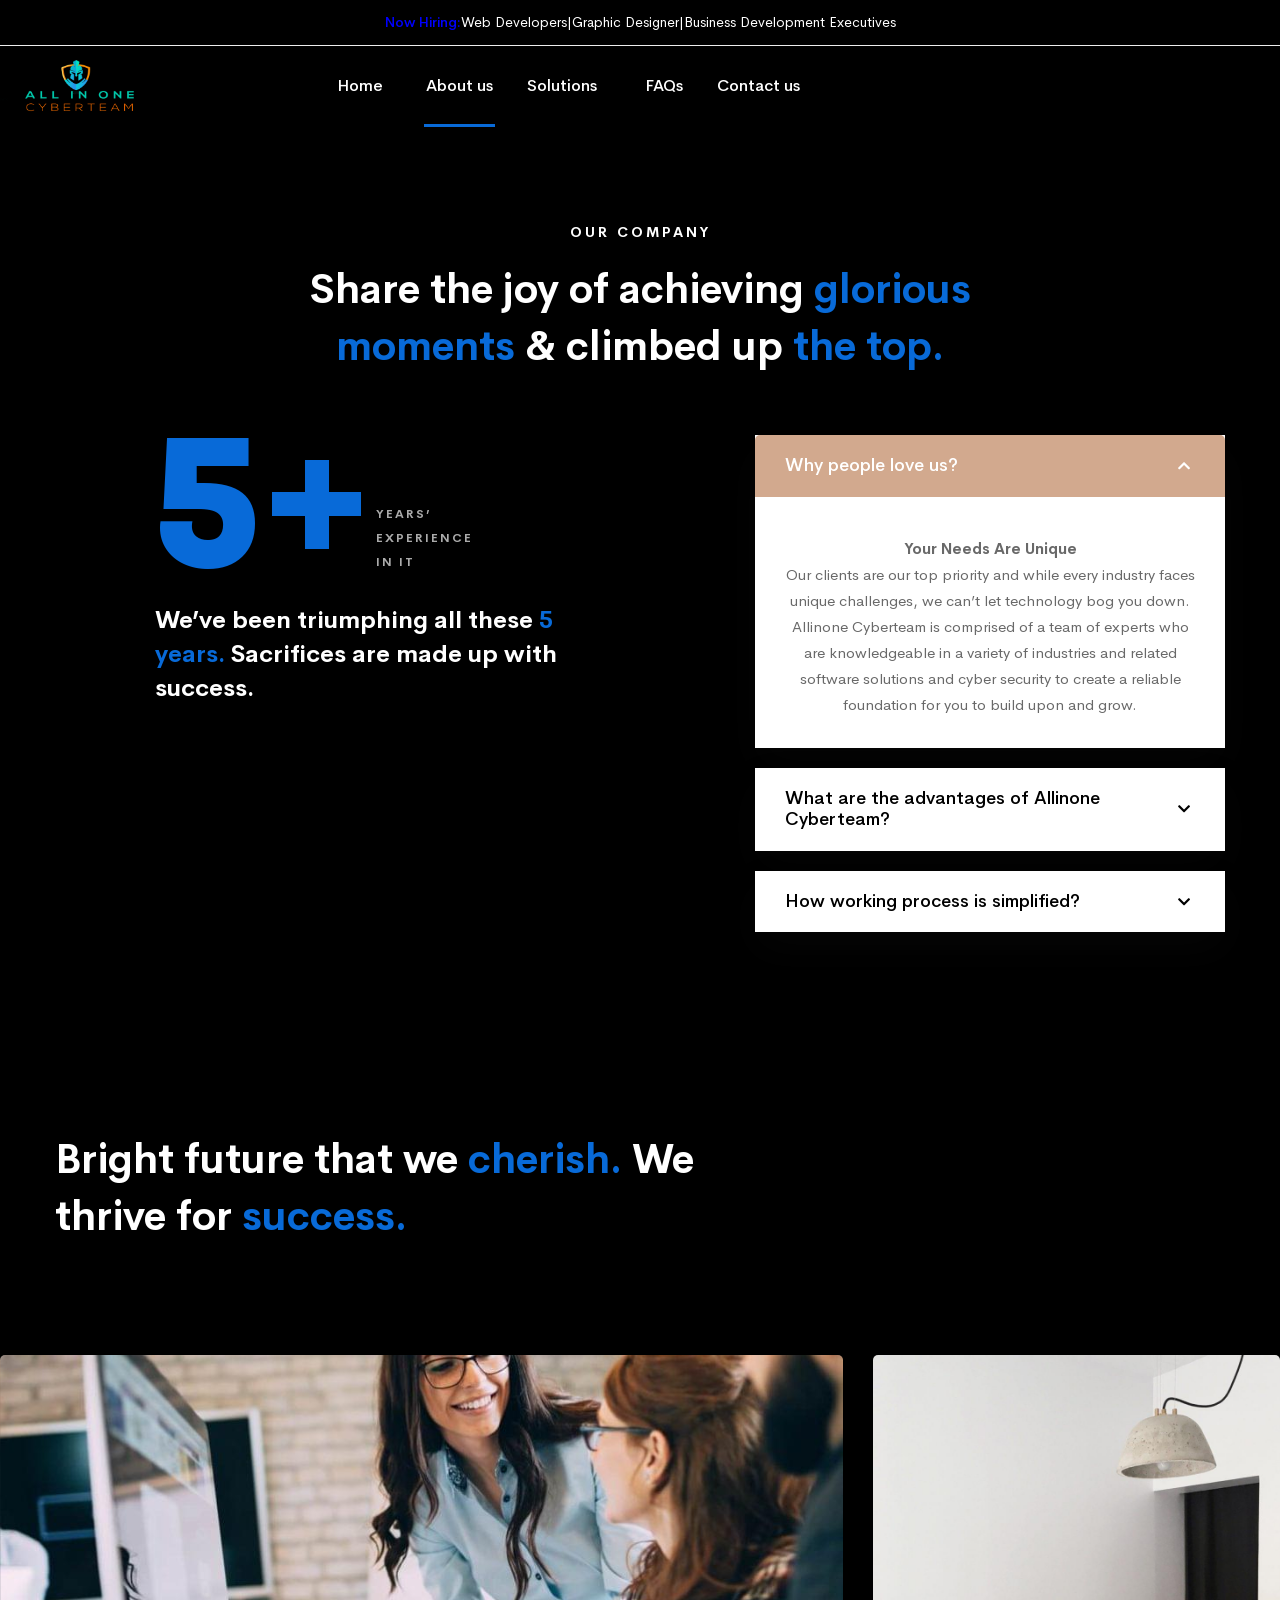
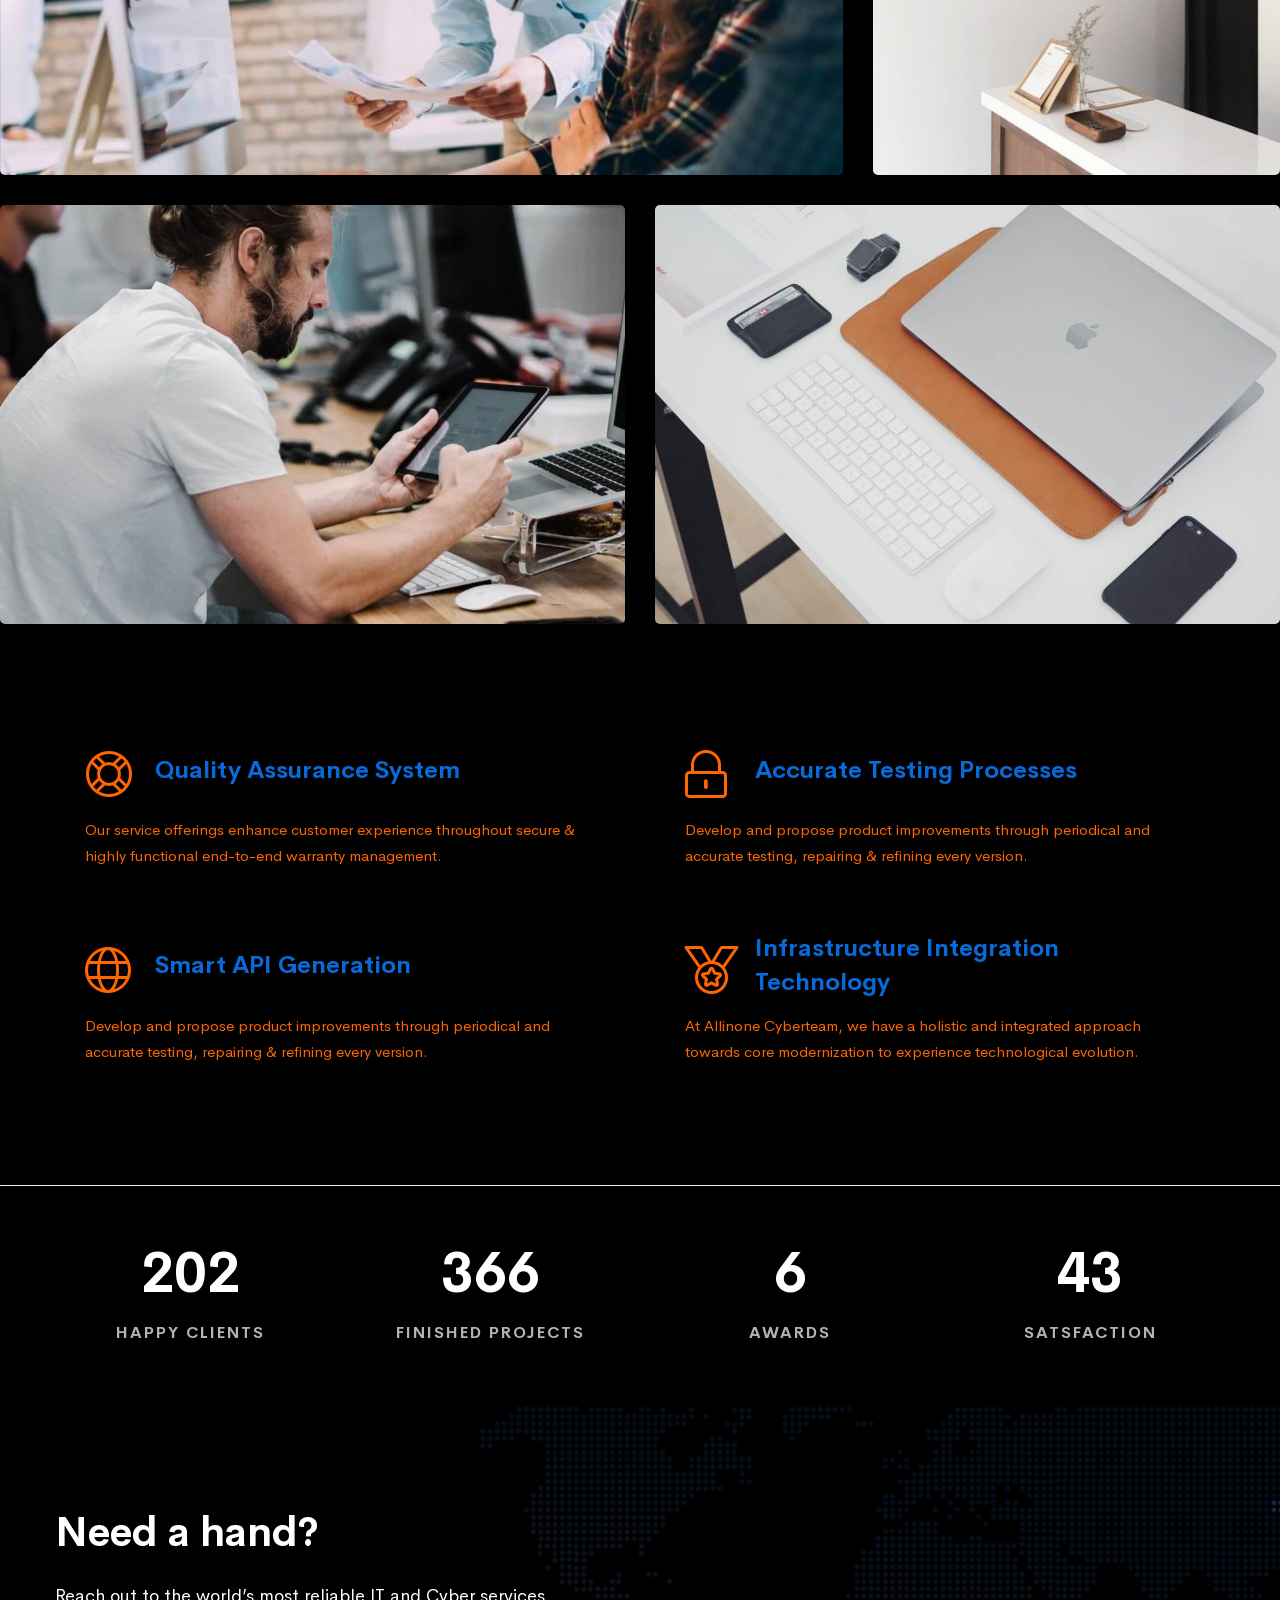
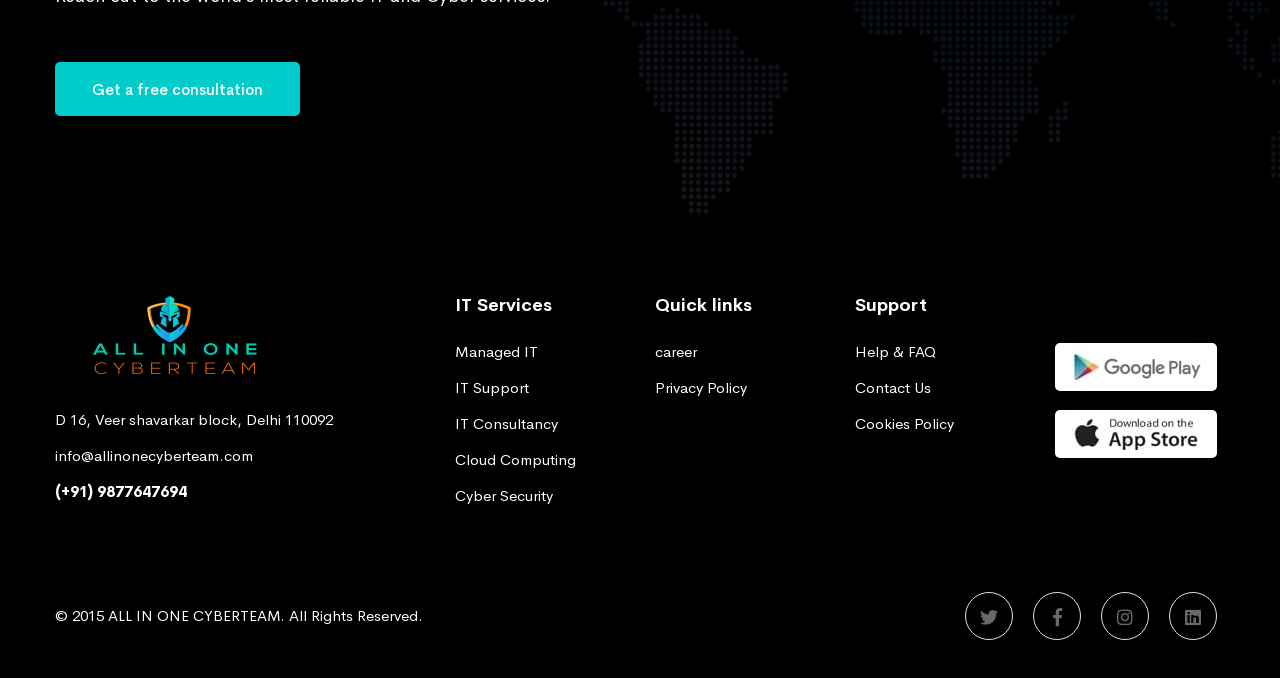
<file: about-us-02.html>
<!DOCTYPE html>
<html class="no-js" lang="en">

<head>
    <meta charset="utf-8">
    <meta http-equiv="X-UA-Compatible" content="IE=edge">
    <title>ALLINONE CYBERTEAM</title>
    <meta name="description" content="">
    <meta name="viewport" content="width=device-width, initial-scale=1">
    <!-- Favicon -->
    <link rel="icon" href="assets\images\logo4.ico">

    <!-- CSS
        ============================================ -->

    <link rel="stylesheet" href="assets\css\vendor\vendor.min.css">
    <link rel="stylesheet" href="assets\css\plugins\plugins.min.css">


    <!-- Main Style CSS -->
    <link rel="stylesheet" href="assets\css\style.css">

</head>

<body>


    <div class="preloader-activate preloader-active open_tm_preloader">
        <div class="preloader-area-wrap">
            <div class="spinner d-flex justify-content-center align-items-center h-100">
                <div class="bounce1"></div>
                <div class="bounce2"></div>
                <div class="bounce3"></div>
            </div>
        </div>
    </div>


    <!--====================  header area ====================-->
    <div class="header-area header-area--default">

        <!-- Header Top Wrap Start -->
        <div class="header-top-wrap border-bottom">
            <div class="container-fluid">
                <div class="row">
                    <div class="col-lg-12">
                        <p class="text-center top-message" style="color: white;"><a href="careers.html" style="color: #00ff;">Now Hiring:</a>Web Developers|Graphic Designer|Business Development Executives</p>
                    </div>
                </div>
            </div>
        </div>
        <!-- Header Top Wrap End -->

        <!-- Header Bottom Wrap Start -->
        <div class="header-bottom-wrap header-sticky">
            <div class="container-fluid">
                <div class="row">
                    <div class="col-lg-12">
                        <div class="header default-menu-style position-relative">

                            <!-- brand logo -->
                            <div class="header__logo">
                                <a href="index.html">
                                    <img src="assets\images\web.png" style="width: 250px;" class="img-fluid" alt="">
                                </a>
                            </div>

                            <!-- header midle box  -->
                            <div class="header-midle-box">
                                <div class="header-bottom-wrap d-md-block d-none">
                                    <div class="header-bottom-inner">
                                        <div class="header-bottom-left-wrap">
                                            <!-- navigation menu -->
                                            <div class="header__navigation d-none d-xl-block">
                                                <nav class="navigation-menu primary--menu">
                                                    <ul>
                                                        <li class="">
                                                            <a href="index.html"><span style="color: white;">Home</span></a>
                                                        
                                                        </li>
                                                        <li class="">
                                                            <a href="about-us-02.html"><span style="color: white;">About us</span></a>
                                                            
                                                        <li class="has-children has-children--multilevel-submenu">
                                                            <a href="#"><span style="color: white;">Solutions</span></a>
                                                            <ul class="submenu">
                                                                <li><a href="it-services.html"><span style="color: black;">IT Services</span></a></li>
                                                                <li><a href="cyber-services.html"><span style="color: black;">Cyber Services</span></a></li>
                                                                <li><a href="industries.html"><span style="color: black;">Industrial Training</span></a></li>
                                                               
                                                            </ul>
                                                        </li>
                                                        <li class="">
                                                            <a href="faqs.html"><span style="color: white;">FAQs</span></a>
                                                          
                                                        <li class="">
                                                            <a href="contact-us.html" style="color: white;"><span>Contact us</span></a>
                                                          
                                                        </li>
                                                     
                                                                </li>
                                                            </ul>
                                                        </li>
                                                    </ul>
                                                </nav>
                                            </div>
                                        </div>
                                    </div>
                                </div>

                            </div>

                            <!-- header right box -->
                           <div class="header-right-box">
                                <div class="header-right-inner" id="hidden-icon-wrapper">

                                   

                                <!-- mobile menu -->
                                <div class="mobile-navigation-icon d-block d-xl-none" id="mobile-menu-trigger">
                                    <i></i>
                                </div>
                                <!-- hidden icons menu -->
                                <div class="hidden-icons-menu d-block d-md-none" id="hidden-icon-trigger">
                                    <a href="javascript:void(0)">
                                        <i class=""></i>
                                    </a>
                                </div>
                            </div>

                        </div>
                    </div>
                </div>
            </div>
        </div>
       
        <!-- Header Bottom Wrap End -->
    </div>
 
    <!--====================  End of header area  ====================-->





















    <div class="site-wrapper-reveal">
        <!--===========  feature-large-images-wrapper  Start =============-->
        <div class="feature-large-images-wrapper section-space--ptb_100" style="background-color: black;">
            <div class="container">

                <div class="row">
                    <div class="col-lg-12">
                        <!-- section-title-wrap Start -->
                        <div class="section-title-wrap text-center section-space--mb_60">
                            <h6 class="section-sub-title mb-20" style="color: white;">Our company</h6>
                            <h3 class="heading"style="color: white;">Share the joy of achieving <span class="text-color-primary"> glorious   <br style="color: white;"> moments</span> & climbed up <span class="text-color-primary">the top.</span></h3>
                        </div>
                        <!-- section-title-wrap Start -->
                    </div>
                </div>

                <div class="cybersecurity-about-box">
                    <div class="row">
                        <div class="col-lg-5 offset-lg-1">
                            <div class="modern-number-01 number-two">
                                <h2 class="heading  mr-5"><span class="mark-text">5+</span>Years’ Experience in IT</h2>
                                <h5 class="heading mt-30" style="color: white;">We’ve been triumphing all these <span class="text-color-primary"> 5 years. </span> Sacrifices are made up with success. </h5>
                            </div>
                        </div>

                        <div class="col-lg-5 ml-auto">
                            <div class="faq-wrapper">
                                <div id="accordion">
                                    <div class="card">
                                        <div class="card-header" id="headingOne">
                                            <h5 class="mb-0">
                                                <button class="btn-link" data-toggle="collapse" data-target="#collapseOne" aria-expanded="true" aria-controls="collapseOne">
                                                    Why people love us? <span> <i class="fas fa-chevron-down"></i>
                                        <i class="fas fa-chevron-up"></i> </span>
                                                </button>
                                            </h5>
                                        </div>

                                        <div id="collapseOne" class="show" aria-labelledby="headingOne" data-parent="#accordion">
                                            <div class="card-body">
                                                <p><center><b>Your Needs Are Unique</b><br> Our clients are our top priority and while every industry faces unique challenges, we can’t let technology bog you down. Allinone Cyberteam is comprised of a team of experts who are knowledgeable in a variety of industries and related software solutions and cyber security to create a reliable foundation for you to build upon and grow. </p>
                                            </div>
                                        </div>
                                    </div>
                                    <div class="card">
                                        <div class="card-header" id="headingTwo">
                                            <h5 class="mb-0">
                                                <button class="btn-link collapsed" data-toggle="collapse" data-target="#collapseTwo" aria-expanded="false" aria-controls="collapseTwo">
                                                    What are the advantages of Allinone Cyberteam?<span> <i class="fas fa-chevron-down"></i>
                                        <i class="fas fa-chevron-up"></i> </span>
                                                </button>
                                            </h5>
                                        </div>
                                        <div id="collapseTwo" class="collapse" aria-labelledby="headingTwo" data-parent="#accordion">
                                            <div class="card-body">
                                                <p>We are not here to change the world, we are here to change the perspective. We are humble enough to know we are not better than anyone and wise enough to know that we are different from the rest. We are dedicated and smart enough to handel security and IT project. <b>Where are you, let's connect.</b> </p>
                                            </div>
                                        </div>
                                    </div>
                                    <div class="card">
                                        <div class="card-header" id="headingThree">
                                            <h5 class="mb-0">
                                                <button class="btn-link collapsed" data-toggle="collapse" data-target="#collapseThree" aria-expanded="false" aria-controls="collapseThree">
                                                    How working process is simplified? <span> <i class="fas fa-chevron-down"></i>
                                        <i class="fas fa-chevron-up"></i> </span>
                                                </button>
                                            </h5>
                                        </div>
                                        <div id="collapseThree" class="collapse" aria-labelledby="headingThree" data-parent="#accordion">
                                            <div class="card-body">
                                                <p>We reduce redundant complex calculations and lengthy erroneous code texts with simpler ones to ensure Allinone Cyberteam would run seamlessly and the design is reserved in its best form when viewed from a wide range of mobile devices & browsers. We secure the world with our highly intteligence tools and efficient approach. </p>
                                            </div>
                                        </div>
                                    </div>
                                </div>

                            </div>
                        </div>
                    </div>
                </div>

            </div>
        </div>
        <!--===========  feature-large-images-wrapper  End =============-->

        <!--===========  feature-large-images-wrapper  Start 
       
                      

                       

        ===========  feature-large-images-wrapper  End =============-->


        <div class="gallery-section section-space--pt_100">
            <div class="container">
                <div class="row">
                    <div class="col-lg-7">
                        <div class="section-title-wrap text-left">
                            <h3 class="section-title mb-15 wow move-up" style="color: white;">Bright future that we <span class="text-color-primary"> cherish. </span> We thrive for <span class="text-color-primary">  success.</span></h3>
                            <div class="contact-button section-space--mt_30 wow move-up">
                               <!--  <a href="leadership.html" class="hover-style-link" style="color: #00cccc">View all team <i class="far fa-long-arrow-right"></i></a> -->
                            </div>
                        </div>
                    </div>
                    <!-- <div class="col-lg-5 wow move-up animate">
                        <div class="about-button mt-30">
                            <a href="careers.html" class="ht-btn ht-btn-md">Join us</a>
                        </div> -->
                    </div>
                </div>

                <!-- gallery-wrapper Start -->
                <div class="gallery-wrapper section-space--pt_80 ">
                    <div class="row">
                        <div class="col-lg-12">
                            <!-- gallery-warp Start -->
                            <div class="gallery-warp popup-images ">
                                <!-- single gallery Start -->
                                <a class="single-gallery gallery-grid wow move-up" href="assets\images\gallery\blog-07-960x960.jpg">
                                    <div class="single-gallery__item">
                                        <div class="single-gallery__thum bg-item-images bg-img" data-bg="assets/images/gallery/blog-07-960x960.jpg">

                                        </div>
                                        <div class="ht-overlay"></div>
                                        <div class="overlay-icon">
                                            <i class="far fa-search"></i>
                                        </div>
                                    </div>
                                </a>
                                <!-- single gallery End -->
                                <!-- single gallery Start -->
                                <a class="single-gallery gallery-grid wow move-up" href="assets\images\gallery\careers-gallery-image-01-960x960.jpg">
                                    <div class="single-gallery__item">
                                        <div class="single-gallery__thum bg-item-images bg-img" data-bg="assets/images/gallery/careers-gallery-image-01-960x960.jpg"></div>
                                        <div class="ht-overlay"></div>
                                        <div class="overlay-icon">
                                            <i class="far fa-search"></i>
                                        </div>
                                    </div>
                                </a>
                                <!-- single gallery End -->
                                <!-- single gallery Start -->
                                <a class="single-gallery gallery-grid wow move-up" href="assets\images\gallery\blog-08-960x960.jpg">
                                    <div class="single-gallery__item">
                                        <div class="single-gallery__thum bg-item-images bg-img" data-bg="assets/images/gallery/blog-08-960x960.jpg"></div>
                                        <div class="ht-overlay"></div>
                                        <div class="overlay-icon">
                                            <i class="far fa-search"></i>
                                        </div>
                                    </div>
                                </a>
                                <!-- single gallery End -->
                                <!-- single gallery Start -->
                                <a class="single-gallery gallery-grid wow move-up" href="assets\images\gallery\blog-06-960x960.jpg">
                                    <div class="single-gallery__item">
                                        <div class="single-gallery__thum bg-item-images bg-img" data-bg="assets/images/gallery/blog-06-960x960.jpg"></div>
                                        <div class="ht-overlay"></div>
                                        <div class="overlay-icon">
                                            <i class="far fa-search"></i>
                                        </div>
                                    </div>
                                </a>
                                <!-- single gallery End -->

                            </div>
                            <!-- gallery-warp End -->
                        </div>
                    </div>
                </div>
                <!-- gallery-wrapper End -->

            </div>
        </div>

        <!--===========  feature-icon-wrapper  Start =============-->
        <div class="feature-icon-wrapper section-space--pb_80 section-space--pt_80 border-bottom">
            <div class="container">
                <div class="row">
                    <div class="col-12">
                        <div class="feature-list__three">
                            <div class="row">
                                <div class="col-lg-6">
                                    <div class="grid-item animate">
                                        <div class="ht-box-icon style-03">
                                            <div class="icon-box-wrap">
                                                <div class="content-header">
                                                    <div class="icon" style="color: #FF6600;">
                                                        <i class="fal fa-life-ring"></i>
                                                    </div>
                                                    <h5 class="heading">
                                                        Quality Assurance System
                                                    </h5>
                                                </div>
                                                <div class="content" style="color:#FF6600;">
                                                    <div class="text">Our service offerings enhance customer experience throughout secure & highly functional end-to-end warranty management.</div>
                                                </div>
                                            </div>
                                        </div>
                                    </div>
                                </div>
                                <div class="col-lg-6">
                                    <div class="grid-item animate">
                                        <div class="ht-box-icon style-03">
                                            <div class="icon-box-wrap">
                                                <div class="content-header">
                                                    <div class="icon" style="color: #FF6600;">
                                                        <i class="fal fa-lock-alt"></i>
                                                    </div>
                                                    <h5 class="heading">
                                                        Accurate Testing Processes
                                                    </h5>
                                                </div>
                                                <div class="content" style="color:#FF6600;">
                                                    <div class="text">Develop and propose product improvements through periodical and accurate testing, repairing & refining every version.</div>
                                                </div>
                                            </div>
                                        </div>
                                    </div>
                                </div>
                                <div class="col-lg-6">
                                    <div class="grid-item animate">
                                        <div class="ht-box-icon style-03">
                                            <div class="icon-box-wrap">
                                                <div class="content-header">
                                                    <div class="icon" style="color: #FF6600;">
                                                        <i class="fal fa-globe"></i>
                                                    </div>
                                                    <h5 class="heading">
                                                        Smart API Generation
                                                    </h5>
                                                </div>
                                                <div class="content" style="color:#FF6600;">
                                                    <div class="text">Develop and propose product improvements through periodical and accurate testing, repairing & refining every version.</div>
                                                </div>
                                            </div>
                                        </div>
                                    </div>
                                </div>
                                <div class="col-lg-6">
                                    <div class="grid-item animate">
                                        <div class="ht-box-icon style-03">
                                            <div class="icon-box-wrap">
                                                <div class="content-header">
                                                    <div class="icon" style="color: #FF6600;">
                                                        <i class="fal fa-medal"></i>
                                                    </div>
                                                    <h5 class="heading">
                                                        Infrastructure Integration Technology
                                                    </h5>
                                                </div>
                                                <div class="content" style="color:#FF6600;">
                                                    <div class="text">At Allinone Cyberteam, we have a holistic and integrated approach towards core modernization to experience technological evolution.</div>
                                                </div>
                                            </div>
                                        </div>
                                    </div>
                                </div>
                            </div>
                        </div>
                    </div>
                </div>
            </div>
        </div>
        <!--===========  feature-icon-wrapper  End =============-->



        <!--=========== fun fact Wrapper Start ==========-->
        <div class="fun-fact-wrapper bg-theme-default section-space--pb_30 section-space--pt_60">
            <div class="container">
                <div class="row">
                    <div class="col-md-3 col-sm-6 wow move-up">
                        <div class="fun-fact--two text-center">
                            <div class="fun-fact__count counter">480</div>
                            <h6 class="fun-fact__text">Happy clients</h6>
                        </div>
                    </div>
                    <div class="col-md-3 col-sm-6 wow move-up">
                        <div class="fun-fact--two text-center">
                            <div class="fun-fact__count counter">850</div>
                            <h6 class="fun-fact__text">Finished projects</h6>
                        </div>
                    </div>
                    <div class="col-md-3 col-sm-6 wow move-up">
                        <div class="fun-fact--two text-center">
                            <div class="fun-fact__count counter">14</div>
                            <h6 class="fun-fact__text">Awards
                            </h6>
                        </div>
                    </div>
                    <div class="col-md-3 col-sm-6 wow move-up">
                        <div class="fun-fact--two text-center">
                            <div class="fun-fact__count counter">100</div>
                            <h6 class="fun-fact__text">Satsfaction</h6>
                        </div>
                    </div>
                </div>
            </div>
        </div>
        <!--=========== fun fact Wrapper End ==========-->
        <!--============ Contact Us Area Start =================-->
        <div class="contact-us-area appointment-contact-bg section-space--ptb_100">
            <div class="container">
                <div class="row">
                    <div class="col-lg-12">
                        <div class="contact-title section-space--mb_50" style="color: white;">
                            <h3 class="mb-20" style="color: white">Need a hand?</h3>
                            <p class="sub-title">Reach out to the world’s most reliable IT and Cyber services.</p>
                        </div>
                    </div>
                </div>
              
                                    <div class="submit-btn">
                                        <button class="ht-btn ht-btn-md" type="submit" > <a href="https://forms.gle/6FXwnsq8983FyJVd7">Get a free consultation</button>
                                        <p class="form-messege"></p></a>
                                    </div>
                                </div>
                            </form>
                        </div>
                    </div>
                   <!--  <div class="col-lg-5 ml-auto">
                        <div class="contact-info-three text-left">
                            <h6 class="heading font-weight--reguler">Reach out now!</h6>
                            <h3 class="call-us"><a href="tel:123 567990" style="color: #00cccc">(+91) 9877647694</a></h3>
                            <div class="text">Start the collaboration with us while figuring out the best solution based on your needs.</div>
                            <div class="location-button mt-20"> -->
                                <!-- <a href="#" class="location-text-button"><span class="button-icon"></span> <span class="button-text" style="color: #00cccc">View on Google map</span></a> -->
                            </div>
                        </div> 
                    </div>
                </div>
            </div>
        </div>
        <!--============ Contact Us Area End =================-->

    </div>

    <!--====================  footer area ====================-->
    <div class="footer-area-wrapper bg-gray">
        <div class="footer-area section-space--ptb_80" style="color: white;">
            <div class="container">
                <div class="row footer-widget-wrapper">
                    <div class="col-lg-4 col-md-6 col-sm-6 footer-widget">
                        <div class="footer-widget__logo mb-30">
                            <img src="assets\images\web.png" style="width: 250px;" class="img-fluid" alt="">
                        </div>
                        <ul class="footer-widget__list">
                            <li>D 16, Veer shavarkar block, Delhi 110092</li>
                            <li><a href="mailto:contact@aeroland.com" class="hover-style-link">info@allinonecyberteam.com</a></li>
                            <li><a href="tel:9877647694" class="hover-style-link text-white font-weight--bold">(+91) 9877647694</a></li>
                            <!-- <li><a href="https://hasthemes.com/" class="hover-style-link text-color-primary">www.mitech.xperts.com</a></li> -->
                        </ul>
                    </div>
                    <div class="col-lg-2 col-md-4 col-sm-6 footer-widget">
                        <h6 class="footer-widget__title mb-20" style="color: white;">IT Services</h6>
                        <ul class="footer-widget__list">
                            <li><a href="it-services.html" class="hover-style-link">Managed IT</a></li>
                            <li><a href="it-services.html" class="hover-style-link">IT Support</a></li>
                            <li><a href="it-services.html" class="hover-style-link">IT Consultancy</a></li>
                            <li><a href="it-services.html" class="hover-style-link">Cloud Computing</a></li>
                            <li><a href="cyber-services.html" class="hover-style-link">Cyber Security</a></li>
                        </ul>
                    </div>
                    <div class="col-lg-2 col-md-4 col-sm-6 footer-widget">
                        <h6 class="footer-widget__title mb-20" style="color: white;">Quick links</h6>
                        <ul class="footer-widget__list">
                            <li><a href="careers.html" class="hover-style-link">career</a></li>
                            <!-- <li><a href="#" class="hover-style-link">Terms of Payment</a></li> -->
                            <li><a href="Policy.html" class="hover-style-link">Privacy Policy</a></li>
                            <!-- <li><a href="#" class="hover-style-link">Where to Find Us</a></li> -->
                        </ul>
                    </div>
                    <div class="col-lg-2 col-md-4 col-sm-6 footer-widget">
                        <h6 class="footer-widget__title mb-20" style="color: white;">Support</h6>
                        <ul class="footer-widget__list">
                            <!-- <li><a href="#" class="hover-style-link">Forum Support</a></li> -->
                            <li><a href="contact-us.html" class="hover-style-link">Help & FAQ</a></li>
                            <li><a href="contact-us.html" class="hover-style-link">Contact Us</a></li>
                            <!-- <li><a href="#" class="hover-style-link">Pricing and plans</a></li> -->
                            <li><a href="Cookies-policy.html" class="hover-style-link">Cookies Policy</a></li>
                        </ul>
                    </div>
                    <div class="col-lg-2 col-md-4 col-sm-6 footer-widget">
                        <div class="footer-widget__title section-space--mb_50"></div>
                        <ul class="footer-widget__list">
                            <li><a href="#" class="image_btn"><img class="img-fluid" src="assets\images\icons\aeroland-button-google-play.jpg" alt=""></a></li>
                            <li><a href="#" class="image_btn"><img class="img-fluid" src="assets\images\icons\aeroland-button-app-store.jpg" alt=""></a></li>
                        </ul>
                    </div>
                </div>
            </div>
        </div>
        <div class="footer-copyright-area section-space--pb_30">
            <div class="container">
                <div class="row align-items-center">
                    <div class="col-md-6 text-center text-md-left">
                        <span class="copyright-text" style="color: white;">&copy; 2015 ALL IN ONE CYBERTEAM. <a href="allinonecyberteam.com">All Rights Reserved.</a></span>
                    </div>
                    <div class="col-md-6 text-center text-md-right" >
                        <ul class="list ht-social-networks solid-rounded-icon">

                            <li class="item">
                                <a href="https://twitter.com" target="_blank" aria-label="Twitter" class="social-link hint--bounce hint--top hint--primary">
                                    <i class="fab fa-twitter link-icon"></i>
                                </a>
                            </li>
                            <li class="item">
                                <a href="https://facebook.com" target="_blank" aria-label="Facebook" class="social-link hint--bounce hint--top hint--primary">
                                    <i class="fab fa-facebook-f link-icon"></i>
                                </a>
                            </li>
                            <li class="item">
                                <a href="https://instagram.com" target="_blank" aria-label="Instagram" class="social-link hint--bounce hint--top hint--primary">
                                    <i class="fab fa-instagram link-icon"></i>
                                </a>
                            </li>
                            <li class="item">
                                <a href="https://linkedin.com" target="_blank" aria-label="Linkedin" class="social-link hint--bounce hint--top hint--primary">
                                    <i class="fab fa-linkedin link-icon"></i>
                                </a>
                            </li>
                        </ul>
                    </div>
                </div>
            </div>
        </div>
    </div>
    <!--====================  End of footer area  ====================-->








    <!-- Start Toolbar -->
   <!--  <div class="demo-option-container"> -->
    <!--    Start Toolbar -->
         <!-- <div class="aeroland__toolbar">
            <div class="inner">
                <a class="quick-option hint--bounce hint--left hint--black primary-color-hover-important" href="#" aria-label="Quick Options">
                    <i class="fal fa-project-diagram"></i>
                </a>
                <a class="hint--bounce hint--left hint--black primary-color-hover-important" target="_blank" href="https://hasthemes.com/contact-us/" aria-label="Support Center">
                    <i class="fal fa-life-ring"></i>
                </a>
                <a class="hint--bounce hint--left hint--black primary-color-hover-important" target="_blank" href="https://themeforest.net/item/mitech-it-solutions-html-template/24906742?ref=AslamHasib" aria-label="Purchase Mitech">
                    <i class="fal fa-shopping-cart"></i>
                </a>
            </div>
        </div> -->
        <!-- End Toolbar -->
        <!-- Start Quick Link -->
     <!--    <div class="demo-option-wrapper">
            <div class="demo-panel-header">
                <div class="title">
                    <h6 class="heading mt-30">IT Solutions Mitech - Technology, IT Solutions & Services Html5 Template</h6>
                </div>

                <div class="panel-btn mt-20">
                    <a class="ht-btn ht-btn-md" href="https://themeforest.net/item/mitech-it-solutions-html-template/24906742?ref=AslamHasib"><i class="far fa-shopping-cart mr-2"></i> Buy Now </a>
                </div>
            </div>
            <div class="demo-quick-option-list">
                <a class="link hint--bounce hint--black hint--top hint--dark" href="index-appointment.html" aria-label="Appointment">
                    <img class="img-fluid" src="assets\images\demo-images\home-01.jpg" alt="Images">
                </a>
                <a class="link hint--bounce hint--black hint--top hint--dark" href="index-infotechno.html" aria-label="Infotechno">
                    <img class="img-fluid" src="assets\images\demo-images\home-02.jpg" alt="Images">
                </a>
                <a class="link hint--bounce hint--black hint--top hint--dark" href="index-processing.html" aria-label="Processing">
                    <img class="img-fluid" src="assets\images\demo-images\home-03.jpg" alt="Images">
                </a>
                <a class="link hint--bounce hint--black hint--top hint--dark" href="index-services.html" aria-label="Services">
                    <img class="img-fluid" src="assets\images\demo-images\home-04.jpg" alt="Images">
                </a>
                <a class="link hint--bounce hint--black hint--top hint--dark" href="index-resolutions.html" aria-label="Resolutions">
                    <img class="img-fluid" src="assets\images\demo-images\home-05.jpg" alt="Images">
                </a>
                <a class="link hint--bounce hint--black hint--top hint--dark" href="index.html" aria-label="Cybersecurity">
                    <img class="img-fluid" src="assets\images\demo-images\home-06.jpg" alt="Images">
                </a>
            </div>
        </div> -->
        <!-- End Quick Link -->
  <!--   </div> -->
    <!-- End Toolbar -->
    <!--====================  scroll top ====================-->
    <a href="#" class="scroll-top" id="scroll-top">
        <i class="arrow-top fal fa-long-arrow-up"></i>
        <i class="arrow-bottom fal fa-long-arrow-up"></i>
    </a>
    <!--====================  End of scroll top  ====================-->

    <!--====================  mobile menu overlay ====================-->
    <div class="mobile-menu-overlay" id="mobile-menu-overlay">
        <div class="mobile-menu-overlay__inner">
            <div class="mobile-menu-overlay__header">
                <div class="container-fluid">
                    <div class="row align-items-center">
                        <div class="col-md-6 col-8">
                            <!-- logo -->
                            <div class="logo">
                                <a href="index.html">
                                    <img src="assets\images\logo\logo-dark.png" class="img-fluid" alt="">
                                </a>
                            </div>
                        </div>
                        <div class="col-md-6 col-4">
                            <!-- mobile menu content -->
                            <div class="mobile-menu-content text-right">
                                <span class="mobile-navigation-close-icon" id="mobile-menu-close-trigger"></span>
                            </div>
                        </div>
                    </div>
                </div>
            </div>
            <div class="mobile-menu-overlay__body">
                <nav class="offcanvas-navigation">
                    <ul>
                        <li class="has-children">
                            <a href="index.html">Home</a>
                            <ul class="sub-menu">
                                <li><a href="index-infotechno.html"><span>Infotechno</span></a></li>
                                <li><a href="index-processing.html"><span>Processing</span></a></li>
                                <li><a href="index-appointment.html"><span>Appointment</span></a></li>
                                <li><a href="index-services.html"><span>Services</span></a></li>
                                <li><a href="index-resolutions.html"><span>Resolutions</span></a></li>
                                <li><a href="index.html"><span>cybersecurity</span></a></li>
                            </ul>
                        </li>
                        <li class="has-children">
                            <a href="#">Company</a>
                            <ul class="sub-menu">
                                <li class="has-children">
                                    <a href="about-us-01.html"><span>About us</span></a>
                                    <ul class="sub-menu">
                                        <li><a href="about-us-01.html"><span>About us 01</span></a></li>
                                        <li><a href="about-us-02.html"><span>About us 02</span></a></li>
                                        <li class="has-children">
                                            <a href="#"><span>Submenu Level Two</span></a>
                                            <ul class="sub-menu">
                                                <li><a href="#"><span>Submenu Level Three</span></a></li>
                                                <li><a href="#"><span>Submenu Level Three</span></a></li>
                                                <li><a href="#"><span>Submenu Level Three</span></a></li>
                                            </ul>
                                        </li>
                                    </ul>
                                </li>
                                <li><a href="contact-us.html"><span>Contact us</span></a></li>
                                <li><a href="leadership.html"><span>Leadership</span></a></li>
                                <li><a href="why-choose-us.html"><span>Why choose us</span></a></li>
                                <li><a href="our-history.html"><span>Our history</span></a></li>
                                <li><a href="faqs.html"><span>FAQs</span></a></li>
                                <li><a href="careers.html"><span>Careers</span></a></li>
                                <li><a href="pricing-plans.html"><span>Pricing plans</span></a></li>
                            </ul>
                        </li>
                        <li class="has-children">
                            <a href="#">IT solutions</a>
                            <ul class="sub-menu">
                                <li><a href="it-services.html"><span>IT Services</span></a></li>
                                <li><a href="managed-it-services.html"><span>Managed IT Services</span></a></li>
                                <li><a href="industries.html"><span>Industries</span></a></li>
                                <li><a href="business-solution.html"><span>Business solution</span></a></li>
                                <li><a href="it-services-details.html"><span>IT Services Details</span></a></li>
                            </ul>
                        </li>
                        <li class="has-children">
                            <a href="#">Elements</a>
                            <ul class="sub-menu">
                                <li class="has-children">
                                    <a href="#">Element Group 01</a>
                                    <ul class="sub-menu">
                                        <li><a href="element-accordion.html"><span>Accordions & Toggles</span></a></li>
                                        <li><a href="element-box-icon.html"><span>Box Icon</span></a></li>
                                        <li><a href="element-box-image.html"><span>Box Image</span></a></li>
                                        <li><a href="element-box-large-image.html"><span>Box Large Image</span></a></li>
                                        <li><a href="element-buttons.html"><span>Buttons</span></a></li>
                                        <li><a href="element-cta.html"><span>Call to action</span></a></li>
                                        <li><a href="element-client-logo.html"><span>Client Logo</span></a></li>
                                        <li><a href="element-countdown.html"><span>Countdown</span></a></li>
                                    </ul>
                                </li>
                                <li class="has-children">
                                    <a href="#">Element Group 02</a>
                                    <ul class="sub-menu">
                                        <li><a href="element-counters.html"><span>Counters</span></a></li>
                                        <li><a href="element-dividers.html"><span>Dividers</span></a></li>
                                        <li><a href="element-flexible-image-slider.html"><span>Flexible image slider</span></a></li>
                                        <li><a href="element-google-map.html"><span>Google Map</span></a></li>
                                        <li><a href="element-gradation.html"><span>Gradation</span></a></li>
                                        <li><a href="element-instagram.html"><span>Instagram</span></a></li>
                                        <li><a href="element-lists.html"><span>Lists</span></a></li>
                                        <li><a href="element-message-box.html"><span>Message box</span></a></li>
                                    </ul>
                                </li>
                                <li class="has-children">
                                    <a href="#">Element Group 03</a>
                                    <ul class="sub-menu">
                                        <li><a href="element-popup-video.html"><span>Popup Video</span></a></li>
                                        <li><a href="element-pricing-box.html"><span>Pricing Box</span></a></li>
                                        <li><a href="element-progress-bar.html"><span>Progress Bar</span></a></li>
                                        <li><a href="element-progress-circle.html"><span>Progress Circle</span></a></li>
                                        <li><a href="element-rows-columns.html"><span>Rows & Columns</span></a></li>
                                        <li><a href="element-social-networks.html"><span>Social Networks</span></a></li>
                                        <li><a href="element-tabs.html"><span>Tabs</span></a></li>
                                        <li><a href="element-team-member.html"><span>Team member</span></a></li>
                                    </ul>
                                </li>
                                <li class="has-children">
                                    <a href="#">Element Group 04</a>
                                    <ul class="sub-menu">
                                        <li><a href="element-testimonials.html"><span>Testimonials</span></a></li>
                                        <li><a href="element-timeline.html"><span>Timeline</span></a></li>
                                        <li><a href="element-carousel-sliders.html"><span>Carousel Sliders</span></a></li>
                                        <li><a href="element-typed-text.html"><span>Typed Text</span></a></li>
                                    </ul>
                                </li>

                            </ul>
                        </li>
                        <li class="has-children">
                            <a href="javascript:void(0)">Case Studies</a>
                            <ul class="sub-menu">
                                <li><a href="case-studies.html"><span>Case Studies 01</span></a></li>
                                <li><a href="case-studies-02.html"><span>Case Studies 02</span></a></li>
                                <li><a href="single-smart-vision.html"><span>Single Layout</span></a></li>
                            </ul>
                        </li>
                        <li class="has-children">
                            <a href="javascript:void(0)">Blogs</a>
                            <ul class="sub-menu">
                                <li><a href="blog-list-large-image.html"><span>List Large Image</span></a></li>
                                <li><a href="blog-list-left-large-image.html"><span>Left Large Image</span></a></li>
                                <li><a href="blog-grid-classic.html"><span>Grid Classic</span></a></li>
                                <li><a href="blog-grid-masonry.html"><span>Grid Masonry</span></a></li>
                                <li class="has-children">
                                    <a href="blog-post-layout-one.html"><span>Single Layouts</span></a>
                                    <ul class="sub-menu">
                                        <li><a href="blog-post-layout-one.html"><span>Left Sidebar</span></a></li>
                                        <li><a href="blog-post-right-sidebar.html"><span>Right Sidebar</span></a></li>
                                        <li><a href="blog-post-no-sidebar.html"><span>No Sidebar</span></a></li>
                                    </ul>
                                </li>
                            </ul>
                        </li>
                    </ul>
                </nav>
            </div>
        </div>
    </div>
    <!--====================  End of mobile menu overlay  ====================-->







    <!--====================  search overlay ====================-->
    <div class="search-overlay" id="search-overlay">

        <div class="search-overlay__header">
            <div class="container-fluid">
                <div class="row align-items-center">
                    <div class="col-md-6 ml-auto col-4">
                        <!-- search content -->
                        <div class="search-content text-right">
                            <span class="mobile-navigation-close-icon" id="search-close-trigger"></span>
                        </div>
                    </div>
                </div>
            </div>
        </div>
        <div class="search-overlay__inner">
            <div class="search-overlay__body">
                <div class="search-overlay__form">
                    <form action="#">
                        <input type="text" placeholder="Search">
                    </form>
                </div>
            </div>
        </div>
    </div>
    <!--====================  End of search overlay  ====================-->

    <!-- JS
    ============================================ -->
    <!-- Modernizer JS -->
    <script src="assets\js\vendor\modernizr-2.8.3.min.js"></script>

    <!-- jQuery JS -->
    <script src="assets\js\vendor\jquery-3.3.1.min.js"></script>

    <!-- Bootstrap JS -->
    <script src="assets\js\vendor\bootstrap.min.js"></script>

    <!-- Swiper Slider JS -->
    <script src="assets\js\plugins\swiper.min.js"></script>

    <!-- Light gallery JS -->
    <script src="assets\js\plugins\lightgallery.min.js"></script>

    <!-- Waypoints JS -->
    <script src="assets\js\plugins\waypoints.min.js"></script>

    <!-- Counter down JS -->
    <script src="assets\js\plugins\countdown.min.js"></script>

    <!-- Isotope JS -->
    <script src="assets\js\plugins\isotope.min.js"></script>

    <!-- Masonry JS -->
    <script src="assets\js\plugins\masonry.min.js"></script>

    <!-- ImagesLoaded JS -->
    <script src="assets\js\plugins\images-loaded.min.js"></script>

    <!-- Wavify JS -->
    <script src="assets\js\plugins\wavify.js"></script>

    <!-- jQuery Wavify JS -->
    <script src="assets\js\plugins\jquery.wavify.js"></script>

    <!-- circle progress JS -->
    <script src="assets\js\plugins\circle-progress.min.js"></script>

    <!-- counterup JS -->
    <script src="assets\js\plugins\counterup.min.js"></script>

    <!-- wow JS -->
    <script src="assets\js\plugins\wow.min.js"></script>

    <!-- animation text JS -->
    <script src="assets\js\plugins\animation-text.min.js"></script>

    <!-- Vivus JS -->
    <script src="assets\js\plugins\vivus.min.js"></script>

    <!-- Some plugins JS -->
    <script src="assets\js\plugins\some-plugins.js"></script>


    <!-- Main JS -->
    <script src="assets\js\main.js"></script>


</body>

</html>
</file>
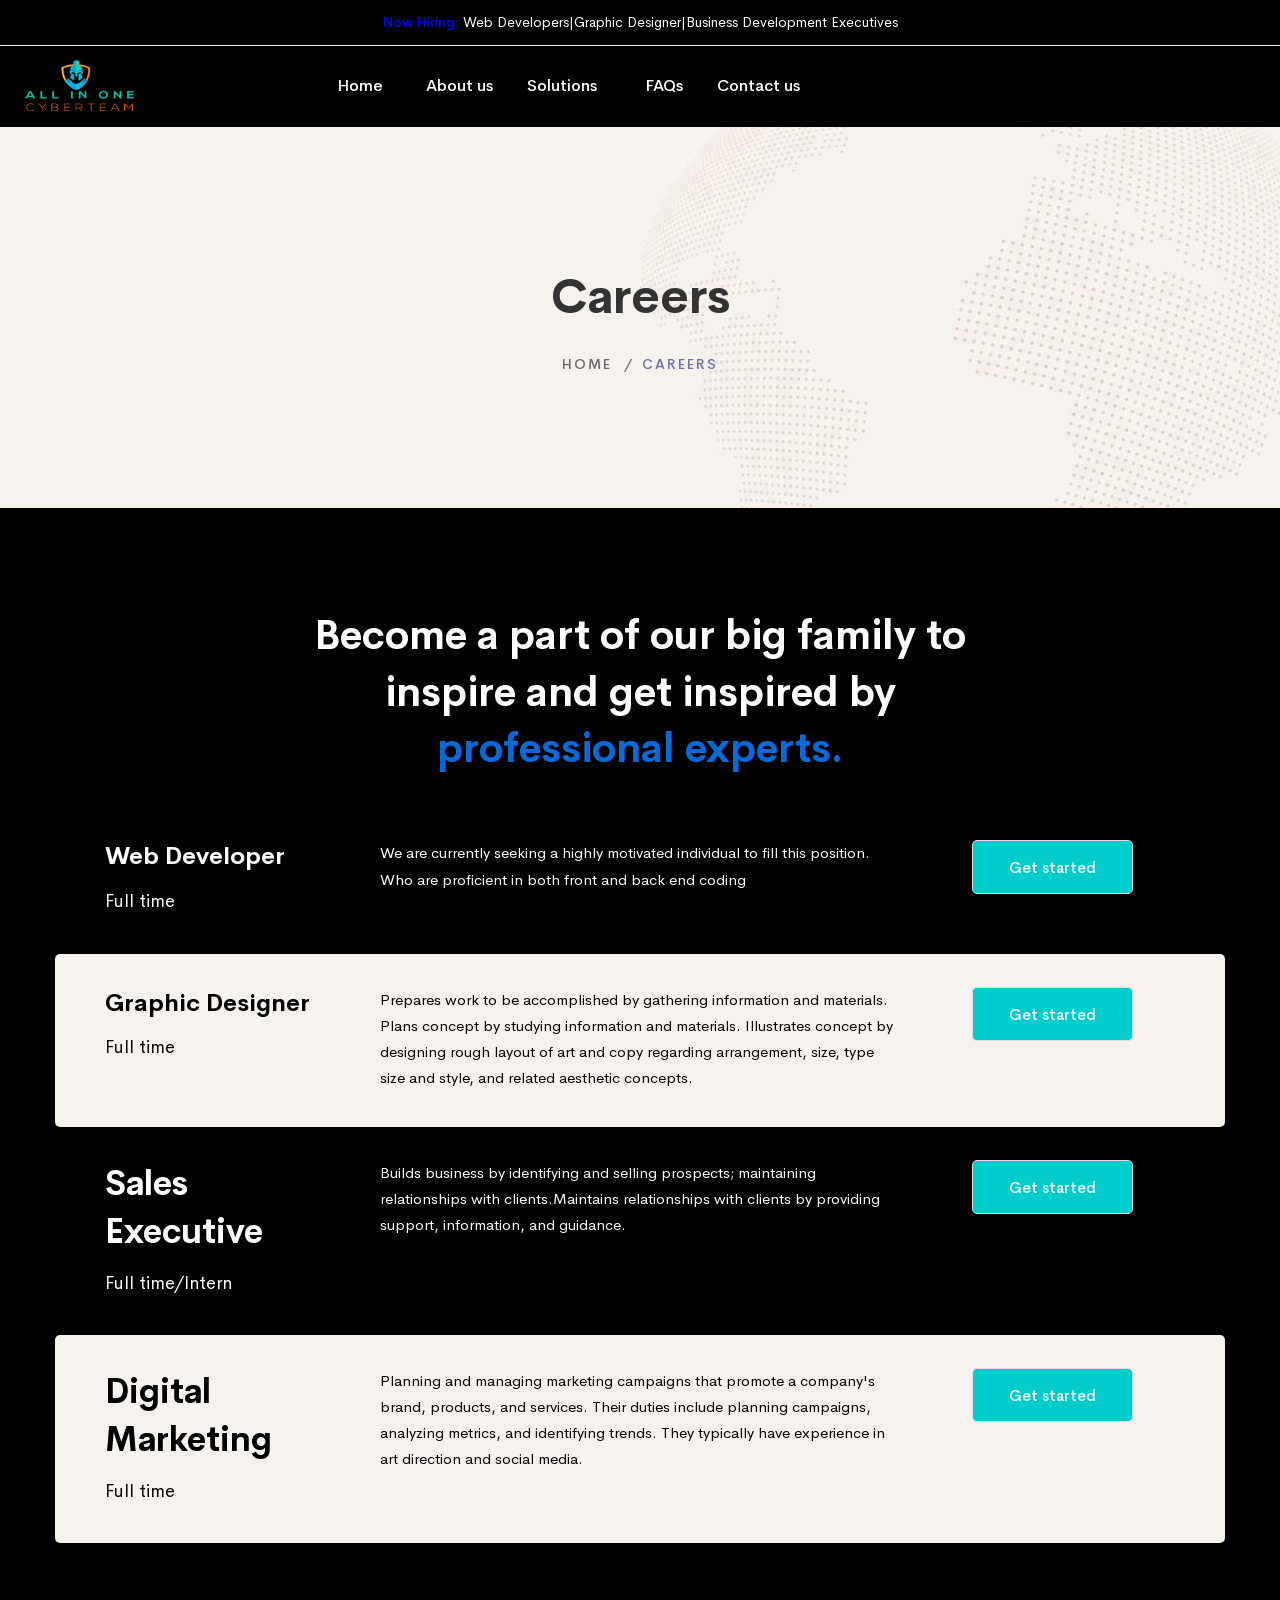
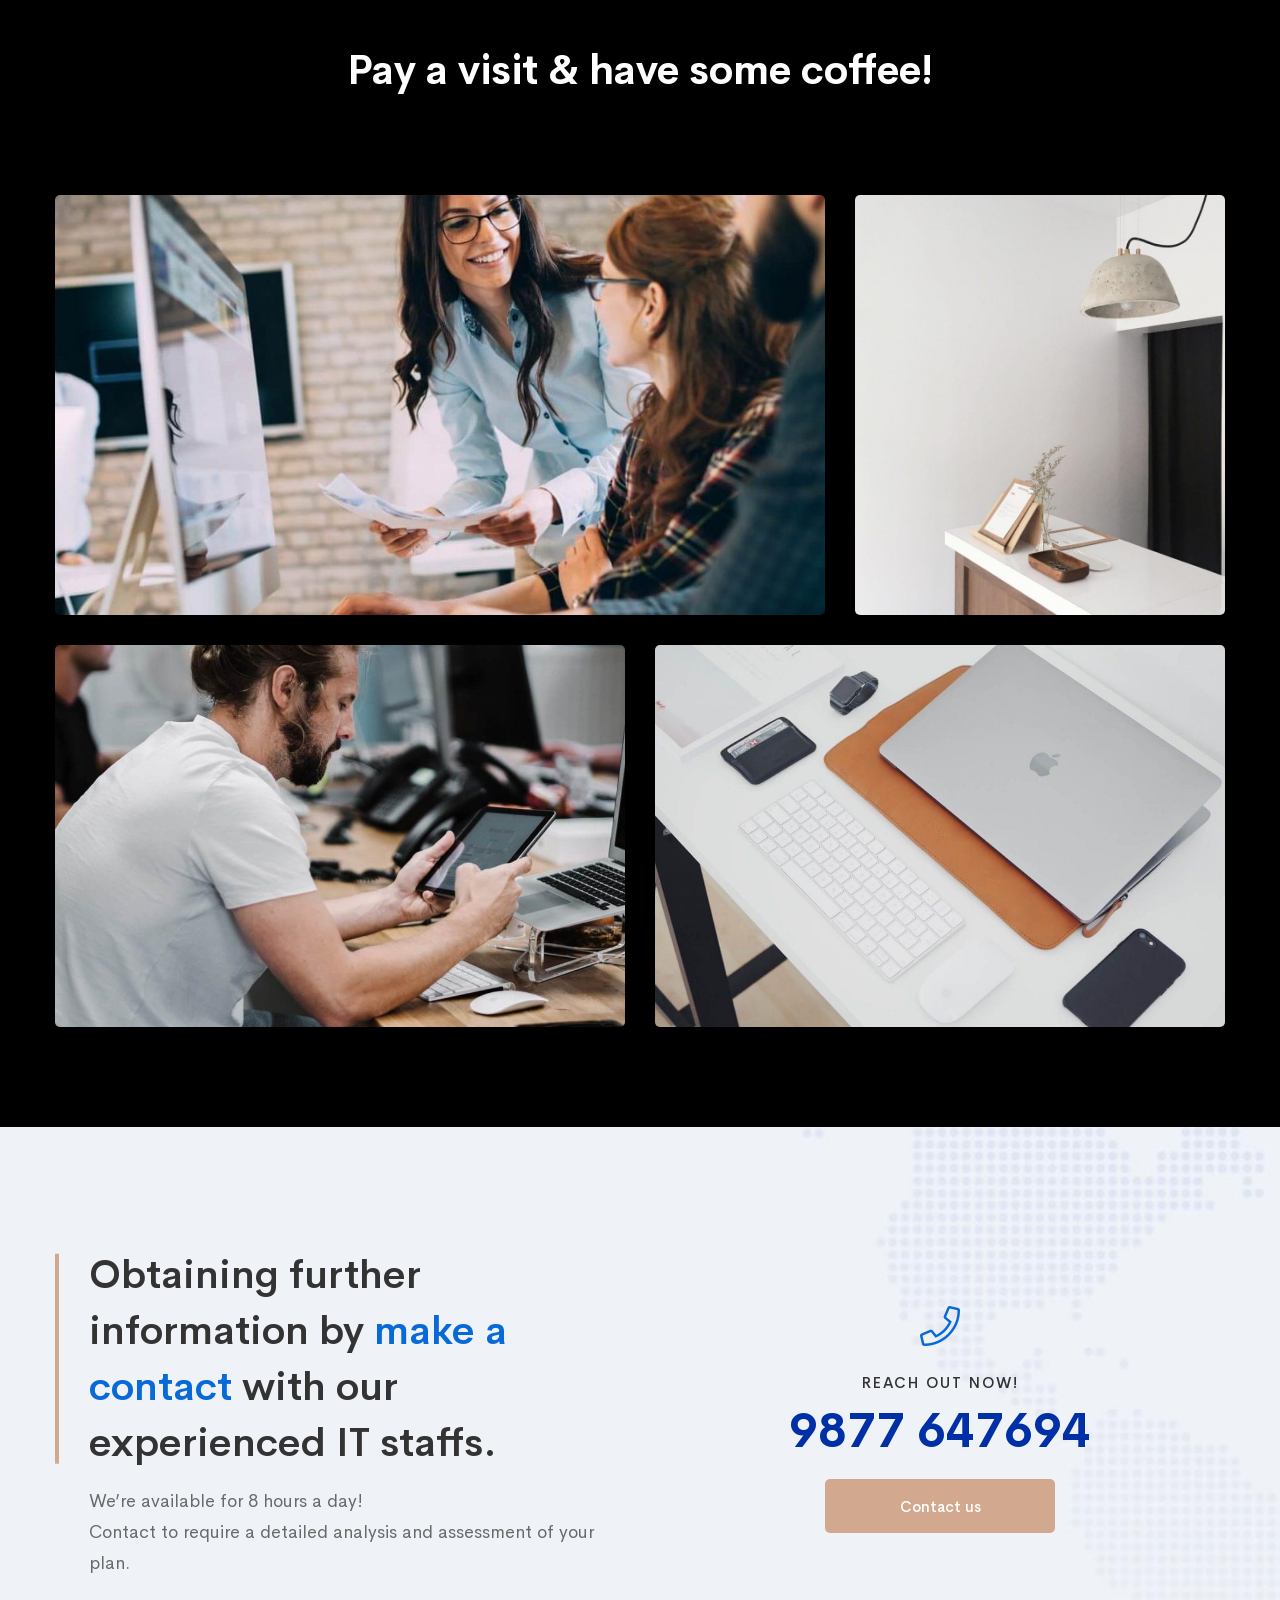
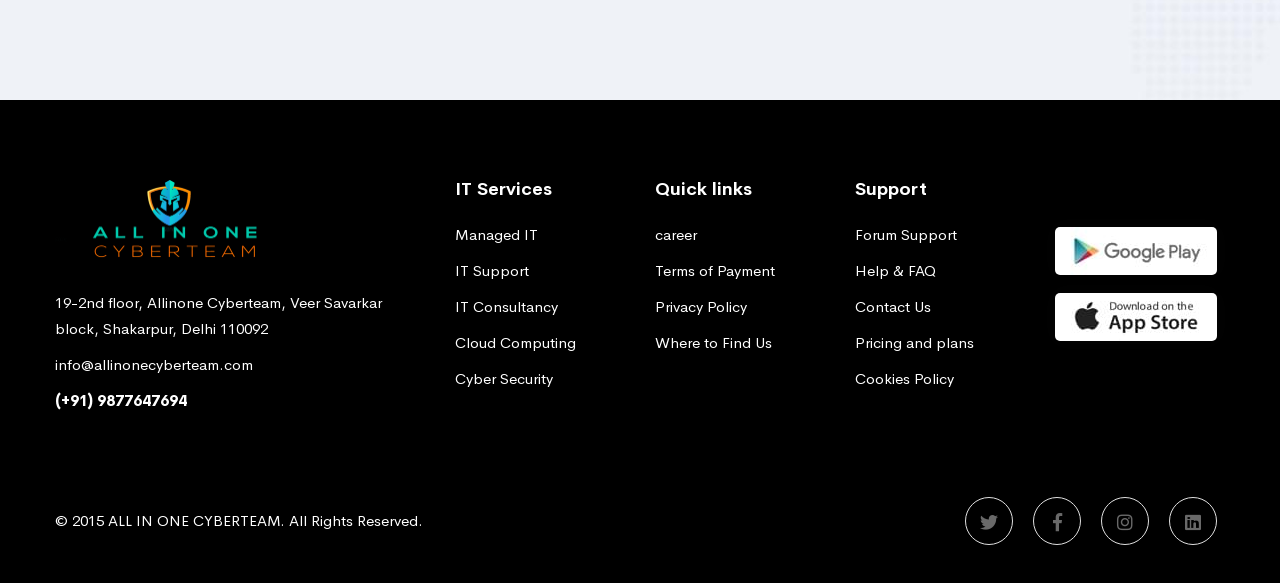
<file: careers.html>
﻿<!DOCTYPE html>
<html class="no-js" lang="zxx">

<head>
    <meta charset="utf-8">
    <meta http-equiv="X-UA-Compatible" content="IE=edge">
    <title>ALLINONE CYBERTEAM</title>
    <meta name="description" content="">
    <meta name="viewport" content="width=device-width, initial-scale=1">
    <!-- Favicon -->
    <link rel="icon" href="assets\images\logo4.ico">

    <!-- CSS
        ============================================ -->

    <link rel="stylesheet" href="assets\css\vendor\vendor.min.css">
    <link rel="stylesheet" href="assets\css\plugins\plugins.min.css">


    <!-- Main Style CSS -->
    <link rel="stylesheet" href="assets\css\style.css">

</head>

<body>


    <div class="preloader-activate preloader-active open_tm_preloader">
        <div class="preloader-area-wrap">
            <div class="spinner d-flex justify-content-center align-items-center h-100">
                <div class="bounce1"></div>
                <div class="bounce2"></div>
                <div class="bounce3"></div>
            </div>
        </div>
    </div>


    <!--====================  header area ====================-->
    <div class="header-area header-area--default">

        <!-- Header Top Wrap Start -->
        <div class="header-top-wrap border-bottom">
            <div class="container-fluid">
                <div class="row">
                    <div class="col-lg-12">
                        <p class="text-center top-message" style="color: white;"><a href="careers.html" style="color: #00ff;">Now Hiring:</a> Web Developers|Graphic Designer|Business Development Executives</p>
                    </div>
                </div>
            </div>
        </div>
        <!-- Header Top Wrap End -->

        <!-- Header Bottom Wrap Start -->
        <div class="header-bottom-wrap header-sticky">
            <div class="container-fluid">
                <div class="row">
                    <div class="col-lg-12">
                        <div class="header default-menu-style position-relative">

                            <!-- brand logo -->
                            <div class="header__logo">
                                <a href="index.html">
                                    <img src="assets\images\web.png" style="width: 250px;" class="img-fluid" alt="">
                                </a>
                            </div>

                            <!-- header midle box  -->
                            <div class="header-midle-box">
                                <div class="header-bottom-wrap d-md-block d-none">
                                    <div class="header-bottom-inner">
                                        <div class="header-bottom-left-wrap">
                                            <!-- navigation menu -->
                                            <div class="header__navigation d-none d-xl-block">
                                                <nav class="navigation-menu primary--menu">
                                                    <ul>
                                                        <li class="">
                                                            <a href="index.html"><span style="color: white;">Home</span></a>
                                                           <!--  <ul class="submenu">
                                                                <li><a href="index-infotechno.html"><span>Infotechno</span></a></li>
                                                                <li><a href="index-processing.html"><span>Processing</span></a></li>
                                                                <li><a href="index-appointment.html"><span>Appointment</span></a></li>
                                                                <li><a href="index-services.html"><span>Services</span></a></li>
                                                                <li><a href="index-resolutions.html"><span>Resolutions</span></a></li>
                                                                <li><a href="index-cybersecurity.html"><span>Cybersecurity</span></a></li>
                                                            </ul> -->
                                                        </li>
                                                        <li class="">
                                                            <a href="about-us-02.html"><span style="color: white;">About us</span></a>
                                                           <!--  <ul class="submenu">
                                                                <li class="has-children">
                                                                    <a href="about-us-01.html"><span>About us</span></a>
                                                                    <ul class="submenu">
                                                                        <li><a href="about-us-01.html"><span>About us 01</span></a></li>
                                                                        <li><a href="about-us-02.html"><span>About us 02</span></a></li>
                                                                        <li class="has-children">
                                                                            <a href="#"><span>Submenu Level Two</span></a>
                                                                            <ul class="submenu">
                                                                                <li><a href="#"><span>Submenu Level Three</span></a></li>
                                                                                <li><a href="#"><span>Submenu Level Three</span></a></li>
                                                                                <li><a href="#"><span>Submenu Level Three</span></a></li>
                                                                            </ul>
                                                                        </li>
                                                                    </ul>
                                                                </li>
                                                                <li><a href="contact-us.html"><span>Contact us</span></a></li>
                                                                <li><a href="leadership.html"><span>Leadership</span></a></li>
                                                                <li><a href="why-choose-us.html"><span>Why choose us</span></a></li>
                                                                <li><a href="our-history.html"><span>Our history</span></a></li>
                                                                <li><a href="faqs.html"><span>FAQs</span></a></li>
                                                                <li><a href="careers.html"><span>Careers</span></a></li>
                                                                <li><a href="pricing-plans.html"><span>Pricing plans</span></a></li>
                                                            </ul> -->
                                                        </li>
                                                        <li class="has-children has-children--multilevel-submenu">
                                                            <a href=""><span style="color: white;">Solutions</span></a>
                                                            <ul class="submenu">
                                                                <li><a href="it-services.html"><span style="color: black;">IT Services</span></a></li>
                                                                <li><a href="cyber-services.html"><span style="color: black;">Cyber services</span></a></li>
                                                                <li><a href="industries.html"><span style="color: black;">Industrial trainigs</span></a></li>
                                                               <!--  <li><a href="business-solution.html"><span>Business solution</span></a></li> -->
                                                               <!--  <li><a href="it-services-details.html"><span>IT Services Details</span></a></li> -->
                                                            </ul>
                                                        </li>
                                                        <li class="">
                                                            <a href="faqs.html"><span style="color: white;">FAQs</span></a>
                                                            <!-- mega menu -->
                                                           <!--  <ul class="megamenu megamenu--mega">
                                                                <li>
                                                                    <h2 class="page-list-title">ELEMENT GROUP 01</h2>
                                                                    <ul>
                                                                        <li><a href="element-accordion.html"><span>Accordions & Toggles</span></a></li>
                                                                        <li><a href="element-box-icon.html"><span>Box Icon</span></a></li>
                                                                        <li><a href="element-box-image.html"><span>Box Image</span></a></li>
                                                                        <li><a href="element-box-large-image.html"><span>Box Large Image</span></a></li>
                                                                        <li><a href="element-buttons.html"><span>Buttons</span></a></li>
                                                                        <li><a href="element-cta.html"><span>Call to action</span></a></li>
                                                                        <li><a href="element-client-logo.html"><span>Client Logo</span></a></li>
                                                                        <li><a href="element-countdown.html"><span>Countdown</span></a></li>
                                                                    </ul>
                                                                </li>
                                                                <li>
                                                                    <h2 class="page-list-title">ELEMENT GROUP 02</h2>
                                                                    <ul>
                                                                        <li><a href="element-counters.html"><span>Counters</span></a></li>
                                                                        <li><a href="element-dividers.html"><span>Dividers</span></a></li>
                                                                        <li><a href="element-flexible-image-slider.html"><span>Flexible image slider</span></a></li>
                                                                        <li><a href="element-google-map.html"><span>Google Map</span></a></li>
                                                                        <li><a href="element-gradation.html"><span>Gradation</span></a></li>
                                                                        <li><a href="element-instagram.html"><span>Instagram</span></a></li>
                                                                        <li><a href="element-lists.html"><span>Lists</span></a></li>
                                                                        <li><a href="element-message-box.html"><span>Message box</span></a></li>
                                                                    </ul>
                                                                </li>
                                                                <li>
                                                                    <h2 class="page-list-title">ELEMENT GROUP 03</h2>
                                                                    <ul>
                                                                        <li><a href="element-popup-video.html"><span>Popup Video</span></a></li>
                                                                        <li><a href="element-pricing-box.html"><span>Pricing Box</span></a></li>
                                                                        <li><a href="element-progress-bar.html"><span>Progress Bar</span></a></li>
                                                                        <li><a href="element-progress-circle.html"><span>Progress Circle</span></a></li>
                                                                        <li><a href="element-rows-columns.html"><span>Rows & Columns</span></a></li>
                                                                        <li><a href="element-social-networks.html"><span>Social Networks</span></a></li>
                                                                        <li><a href="element-tabs.html"><span>Tabs</span></a></li>
                                                                        <li><a href="element-team-member.html"><span>Team member</span></a></li>
                                                                    </ul>
                                                                </li>
                                                                <li>
                                                                    <h2 class="page-list-title">ELEMENT GROUP 04</h2>
                                                                    <ul>
                                                                        <li><a href="element-testimonials.html"><span>Testimonials</span></a></li>
                                                                        <li><a href="element-timeline.html"><span>Timeline</span></a></li>
                                                                        <li><a href="element-carousel-sliders.html"><span>Carousel Sliders</span></a></li>
                                                                        <li><a href="element-typed-text.html"><span>Typed Text</span></a></li>
                                                                    </ul>
                                                                </li>
                                                            </ul>
                                                        </li> -->
                                                        <li class="">
                                                            <a href="contact-us.html"><span style="color: white;">Contact us</span></a>
                                                            <!-- multilevel submenu -->
                                                          <!--   <ul class="submenu">
                                                                <li><a href="case-studies.html"><span>Case Studies 01</span></a></li>
                                                                <li><a href="case-studies-02.html"><span>Case Studies 02</span></a></li>
                                                                <li><a href="single-smart-vision.html"><span>Single Layout</span></a></li>
                                                            </ul> -->
                                                        </li>
                                                       <!--  <li class="">
                                                            <a href="blog-list-large-image.html"><span>Blog</span></a> -->
                                                            <!-- multilevel submenu -->
                                                          <!--   <ul class="submenu">
                                                                <li><a href="blog-list-large-image.html"><span>List Large Image</span></a></li>
                                                                <li><a href="blog-list-left-large-image.html"><span>Left Large Image</span></a></li>
                                                                <li><a href="blog-grid-classic.html"><span>Grid Classic</span></a></li>
                                                                <li><a href="blog-grid-masonry.html"><span>Grid Masonry</span></a></li>
                                                                <li class="has-children">
                                                                    <a href="blog-post-layout-one.html"><span>Single Layouts</span></a>
                                                                    <ul class="submenu">
                                                                        <li><a href="blog-post-layout-one.html"><span>Left Sidebar</span></a></li>
                                                                        <li><a href="blog-post-right-sidebar.html"><span>Right Sidebar</span></a></li>
                                                                        <li><a href="blog-post-no-sidebar.html"><span>No Sidebar</span></a></li>
                                                                    </ul> -->
                                                                </li>
                                                            </ul>
                                                        </li>
                                                    </ul>
                                                </nav>
                                            </div>
                                        </div>
                                    </div>
                                </div>

                            </div>

                            <!-- header right box -->
                            <div class="header-right-box">
                                <div class="header-right-inner" id="hidden-icon-wrapper">

                                    <!-- language-menu 
                                    <div class="language-menu">
                                        <ul>
                                            <li>
                                                <a href="#" class="">
                                                    <img class="ls-flag" src="assets\images\flags\en.png" alt="en" title="English">
                                                    <span class="wpml-ls-native">English</span>
                                                </a>

                                                <ul class="ls-sub-menu">
                                                    <li class="">
                                                        <a href="#" class="">
                                                            <img class="ls-flag" src="assets\images\flags\fr.png" alt="en" title="Français"><span class="wpml-ls-native">Français</span>
                                                        </a>
                                                    </li>
                                                    <li class="">
                                                        <a href="#" class="">
                                                            <img class="wpml-ls-flag" src="assets\images\flags\de.png" alt="de" title="Deutsch"><span class="wpml-ls-native">Deutsch</span>
                                                        </a>
                                                    </li>

                                                </ul>

                                            </li>

                                        </ul>
                                    </div> -->

                                    <!-- header-search-form 
                                    <div class="header-search-form default-search">
                                        <form action="#" class="search-form-top">
                                            <input class="search-field" type="text" placeholder="Search…">
                                            <button class="search-submit">
                                                <i class="search-btn-icon fa fa-search"></i>
                                            </button>
                                        </form>
                                    </div>
                                </div>

                                 mobile menu -->
                                <div class="mobile-navigation-icon d-block d-xl-none" id="mobile-menu-trigger">
                                    <i></i>
                                </div>
                                <!-- hidden icons menu -->
                                <div class="hidden-icons-menu d-block d-md-none" id="hidden-icon-trigger">
                                    <a href="javascript:void(0)">
                                        <i class="far fa-ellipsis-h-alt"></i>
                                    </a>
                                </div>
                            </div>

                        </div>
                    </div>
                </div>
            </div>
        </div>
        <!-- Header Bottom Wrap End -->

    </div>
    <!--====================  End of header area  ====================-->






















    <!-- breadcrumb-area start -->
    <div class="breadcrumb-area">
        <div class="container">
            <div class="row">
                <div class="col-12">
                    <div class="breadcrumb_box text-center">
                        <h2 class="breadcrumb-title">Careers</h2>
                        <!-- breadcrumb-list start -->
                        <ul class="breadcrumb-list">
                            <li class="breadcrumb-item"><a href="index-cybersecurity.html">Home</a></li>
                            <li class="breadcrumb-item active">Careers</li>
                        </ul>
                        <!-- breadcrumb-list end -->
                    </div>
                </div>
            </div>
        </div>
    </div>
    <!-- breadcrumb-area end -->











    <div class="site-wrapper-reveal">
        <!--======== careers-experts Start ==========-->
        <div class="careers-experts-wrapper section-space--pt_100">
            <div class="container">
                <div class="row">
                    <div class="col-lg-7 ml-auto mr-auto">
                        <!-- section-title-wrap Start -->
                        <div class="section-title-wrap text-center section-space--mb_30">
                            <h3 class="heading" style="color: white;">Become a part of our big family to inspire and get inspired by <span class="text-color-primary"> professional experts.</span></h3>
                        </div>
                        <!-- section-title-wrap Start -->
                    </div>
                </div>


                <div class="row">
                    <div class="col-lg-12">
                        <div class="ht-simple-job-listing move-up animate">
                            <div clas="list">
                                <div class="item">
                                    <div class="row">
                                        <div class="col-md-3">
                                            <div class="job-info">
                                                <h5 class="job-name"style="color: white;"> Web Developer</h5>
                                                <span class="job-time" style="color: white;">Full time</span>
                                            </div>
                                        </div>

                                        <div class="col-md-6">
                                            <div class="job-description" style="color: white;">We are currently seeking a highly motivated individual to fill this position. Who are proficient in both front and back end coding</div>
                                        </div>

                                        <div class="col-md-3">
                                            <div class="job-button text-md-center">
                                                <a class="ht-btn ht-btn-md ht-btn--solid" href="https://forms.gle/XmMCfmx72Mg8ACcd9">
                                                    <span class="button-text" style="color: white">Get started </span>
                                                </a>
                                            </div>
                                        </div>
                                    </div>
                                </div>
                                <div class="item">
                                    <div class="row">
                                        <div class="col-md-3">
                                            <div class="job-info">
                                                <h5 class="job-name" style="color: black;">Graphic Designer </h5>
                                                <span class="job-time" style="color: black;">Full time</span>
                                            </div>
                                        </div>

                                        <div class="col-md-6">
                                            <div class="job-description" style="color: black;">Prepares work to be accomplished by gathering information and materials.
Plans concept by studying information and materials.
Illustrates concept by designing rough layout of art and copy regarding arrangement, size, type size and style, and related aesthetic concepts. </div>
                                        </div>

                                        <div class="col-md-3">
                                            <div class="job-button text-md-center">
                                                <a class="ht-btn ht-btn-md ht-btn--solid" href="https://forms.gle/XmMCfmx72Mg8ACcd9">
                                                    <span class="button-text" style="color: white">Get started </span>
                                                </a>
                                            </div>
                                        </div>
                                    </div>
                                </div>
                                <div class="item">
                                    <div class="row">
                                        <div class="col-md-3">
                                            <div class="job-info">
                                                <h4 class="job-name" style="color: white;">Sales Executive</h4>
                                                <span class="job-time" style="color: white;">Full time/Intern</span>
                                            </div>
                                        </div>

                                        <div class="col-md-6">
                                            <div class="job-description" style="color: white;">Builds business by identifying and selling prospects; maintaining relationships with clients.Maintains relationships with clients by providing support, information, and guidance.</div>
                                        </div>

                                        <div class="col-md-3">
                                            <div class="job-button text-md-center">
                                                <a class="ht-btn ht-btn-md ht-btn--solid" href="https://forms.gle/XmMCfmx72Mg8ACcd9">
                                                    <span class="button-text" style="color: white">Get started </span>
                                                </a>
                                            </div>
                                        </div>
                                    </div>
                                </div>
                                <div class="item">
                                    <div class="row">
                                        <div class="col-md-3">
                                            <div class="job-info">
                                                <h4 class="job-name" style="color: black;">Digital Marketing</h4>
                                                <span class="job-time" style="color: black;">Full time</span>
                                            </div>
                                        </div>

                                        <div class="col-md-6">
                                            <div class="job-description" style="color: black;">Planning and managing marketing campaigns that promote a company's brand, products, and services. Their duties include planning campaigns, analyzing metrics, and identifying trends. They typically have experience in art direction and social media.</div>
                                        </div>

                                        <div class="col-md-3">
                                            <div class="job-button text-md-center">
                                                <a class="ht-btn ht-btn-md ht-btn--solid" href="https://forms.gle/XmMCfmx72Mg8ACcd9">
                                                    <span class="button-text" style="color: white">Get started </span>
                                                </a>
                                            </div>
                                        </div>
                                    </div>
                                </div>
                            </div>
                        </div>
                    </div>
                </div>

            </div>
        </div>
        <!--======== careers-experts End ==========-->

        <div class="gallery-section section-space--ptb_100">
            <div class="container">
                <div class="row">
                    <div class="col-lg-12">
                        <div class="section-title-wrap text-center">
                            <h3 class="section-title mb-15 wow move-up" style="color: white;">Pay a visit & have some coffee!</h3>
                           <!--  <div class="contact-button section-space--mt_30 wow move-up">
                                <a href="#" class="hover-style-link">View all team <i class="far fa-long-arrow-right"></i></a>
                            </div> -->
                        </div>
                    </div>
                </div>

                <!-- gallery-wrapper Start -->
                <div class="gallery-wrapper section-space--pt_80 ">
                    <div class="row">
                        <div class="col-lg-12">
                            <!-- gallery-warp Start -->
                            <div class="gallery-warp popup-images ">
                                <!-- single gallery Start -->
                                <a class="single-gallery gallery-grid wow move-up" href="assets\images\gallery\blog-07-960x960.jpg">
                                    <div class="single-gallery__item">
                                        <div class="single-gallery__thum bg-item-images bg-img" data-bg="assets/images/gallery/blog-07-960x960.jpg">

                                        </div>
                                        <div class="ht-overlay"></div>
                                        <div class="overlay-icon">
                                            <i class="far fa-search"></i>
                                        </div>
                                    </div>
                                </a>
                                <!-- single gallery End -->
                                <!-- single gallery Start -->
                                <a class="single-gallery gallery-grid wow move-up" href="assets\images\gallery\careers-gallery-image-01-960x960.jpg">
                                    <div class="single-gallery__item">
                                        <div class="single-gallery__thum bg-item-images bg-img" data-bg="assets/images/gallery/careers-gallery-image-01-960x960.jpg"></div>
                                        <div class="ht-overlay"></div>
                                        <div class="overlay-icon">
                                            <i class="far fa-search"></i>
                                        </div>
                                    </div>
                                </a>
                                <!-- single gallery End -->
                                <!-- single gallery Start -->
                                <a class="single-gallery gallery-grid wow move-up" href="assets\images\gallery\blog-08-960x960.jpg">
                                    <div class="single-gallery__item">
                                        <div class="single-gallery__thum bg-item-images bg-img" data-bg="assets/images/gallery/blog-08-960x960.jpg"></div>
                                        <div class="ht-overlay"></div>
                                        <div class="overlay-icon">
                                            <i class="far fa-search"></i>
                                        </div>
                                    </div>
                                </a>
                                <!-- single gallery End -->
                                <!-- single gallery Start -->
                                <a class="single-gallery gallery-grid wow move-up" href="assets\images\gallery\blog-06-960x960.jpg">
                                    <div class="single-gallery__item">
                                        <div class="single-gallery__thum bg-item-images bg-img" data-bg="assets/images/gallery/blog-06-960x960.jpg"></div>
                                        <div class="ht-overlay"></div>
                                        <div class="overlay-icon">
                                            <i class="far fa-search"></i>
                                        </div>
                                    </div>
                                </a>
                                <!-- single gallery End -->

                            </div>
                            <!-- gallery-warp End -->
                        </div>
                    </div>
                </div>
                <!-- gallery-wrapper End -->

            </div>
        </div>

        <!--====================  Conact us Section Start ====================-->
        <div class="contact-us-section-wrappaer infotechno-contact-us-bg section-space--ptb_120">
            <div class="container">
                <div class="row align-items-center">
                    <div class="col-lg-6 col-lg-6">
                        <div class="conact-us-wrap-one">
                            <h3 class="heading">Obtaining further information by <span class="text-color-primary">make a contact</span> with our experienced IT staffs. </h3>

                            <div class="sub-heading">We’re available for 8 hours a day!<br>Contact to require a detailed analysis and assessment of your plan.</div>

                            </div>
                        </div>

                        <div class="col-lg-6 col-lg-6">
                            <div class="contact-info-one text-center">
                                <div class="icon">
                                    <span class="fal fa-phone"></span>
                                </div>
                                <h6 class="heading font-weight--reguler">Reach out now!</h6>
                                <h2 class="call-us"><a href="tel:9877647694">9877 647694</a></h2>
                                <div class="contact-us-button mt-20">
                                    <a href="https://forms.gle/bs1mA57rEumNENRY6" class="btn btn--secondary">Contact us</a>
                                </div>
                            </div>
                        </div>
                    </div>
                </div>
            </div>
            <!--====================  Conact us Section End  ====================-->

        </div>
<!-- footer -->

      <div class="footer-area-wrapper bg-gray" style="color: white;">
        <div class="footer-area section-space--ptb_80">
            <div class="container">
                <div class="row footer-widget-wrapper">
                    <div class="col-lg-4 col-md-6 col-sm-6 footer-widget">
                        <div class="footer-widget__logo mb-30">
                            <img src="assets\images\web.png" style="width: 250px;" class="img-fluid" alt="">
                        </div>
                        <ul class="footer-widget__list">
                            <li>19-2nd floor, Allinone Cyberteam, Veer Savarkar block, Shakarpur, Delhi 110092</li>
                            <li><a href="mailto:contact@aeroland.com" class="hover-style-link">info@allinonecyberteam.com</a></li>
                            <li><a href="tel:9877647694" class="hover-style-link text-white font-weight--bold">(+91) 9877647694</a></li>
                            <!-- <li><a href="https://hasthemes.com/" class="hover-style-link text-color-primary">www.mitech.xperts.com</a></li> -->
                        </ul>
                    </div>
                    <div class="col-lg-2 col-md-4 col-sm-6 footer-widget">
                        <h6 class="footer-widget__title mb-20" style="color: white;">IT Services</h6>
                        <ul class="footer-widget__list">
                            <li><a href="it-services.html" class="hover-style-link">Managed IT</a></li>
                            <li><a href="it-services.html" class="hover-style-link">IT Support</a></li>
                            <li><a href="it-services.html" class="hover-style-link">IT Consultancy</a></li>
                            <li><a href="it-services.html" class="hover-style-link">Cloud Computing</a></li>
                            <li><a href="cyber-services.html" class="hover-style-link">Cyber Security</a></li>
                        </ul>
                    </div>
                    <div class="col-lg-2 col-md-4 col-sm-6 footer-widget">
                        <h6 class="footer-widget__title mb-20" style="color: white;">Quick links</h6>
                        <ul class="footer-widget__list">
                            <li><a href="careers.html" class="hover-style-link">career</a></li>
                            <li><a href="#" class="hover-style-link">Terms of Payment</a></li>
                            <li><a href="#" class="hover-style-link">Privacy Policy</a></li>
                            <li><a href="#" class="hover-style-link">Where to Find Us</a></li>
                        </ul>
                    </div>
                    <div class="col-lg-2 col-md-4 col-sm-6 footer-widget">
                        <h6 class="footer-widget__title mb-20" style="color: white;" >Support</h6>
                        <ul class="footer-widget__list">
                            <li><a href="#" class="hover-style-link">Forum Support</a></li>
                            <li><a href="#" class="hover-style-link">Help & FAQ</a></li>
                            <li><a href="#" class="hover-style-link">Contact Us</a></li>
                            <li><a href="#" class="hover-style-link">Pricing and plans</a></li>
                            <li><a href="#" class="hover-style-link">Cookies Policy</a></li>
                        </ul>
                    </div>
                    <div class="col-lg-2 col-md-4 col-sm-6 footer-widget">
                        <div class="footer-widget__title section-space--mb_50"></div>
                        <ul class="footer-widget__list">
                            <li><a href="#" class="image_btn"><img class="img-fluid" src="assets\images\icons\aeroland-button-google-play.jpg" alt=""></a></li>
                            <li><a href="#" class="image_btn"><img class="img-fluid" src="assets\images\icons\aeroland-button-app-store.jpg" alt=""></a></li>
                        </ul>
                    </div>
                </div>
            </div>
        </div>
        <div class="footer-copyright-area section-space--pb_30">
            <div class="container">
                <div class="row align-items-center">
                    <div class="col-md-6 text-center text-md-left">
                        <span class="copyright-text">&copy; 2015 ALL IN ONE CYBERTEAM. <a href="https://hasthemes.com/">All Rights Reserved.</a></span>
                    </div>
                    <div class="col-md-6 text-center text-md-right">
                        <ul class="list ht-social-networks solid-rounded-icon">

                            <li class="item">
                                <a href="https://twitter.com" target="_blank" aria-label="Twitter" class="social-link hint--bounce hint--top hint--primary">
                                    <i class="fab fa-twitter link-icon"></i>
                                </a>
                            </li>
                            <li class="item">
                                <a href="https://facebook.com" target="_blank" aria-label="Facebook" class="social-link hint--bounce hint--top hint--primary">
                                    <i class="fab fa-facebook-f link-icon"></i>
                                </a>
                            </li>
                            <li class="item">
                                <a href="https://instagram.com" target="_blank" aria-label="Instagram" class="social-link hint--bounce hint--top hint--primary">
                                    <i class="fab fa-instagram link-icon"></i>
                                </a>
                            </li>
                            <li class="item">
                                <a href="https://linkedin.com" target="_blank" aria-label="Linkedin" class="social-link hint--bounce hint--top hint--primary">
                                    <i class="fab fa-linkedin link-icon"></i>
                                </a>
                            </li>
                        </ul>
                    </div>
                </div>
            </div>
        </div>
    </div>
    <!--====================  End of footer area  ====================-->








        <!-- Start Toolbar 
        <div class="demo-option-container">
            Start Toolbar 
            <div class="aeroland__toolbar">
                <div class="inner">
                    <a class="quick-option hint--bounce hint--left hint--black primary-color-hover-important" href="#" aria-label="Quick Options">
                        <i class="fal fa-project-diagram"></i>
                    </a>
                    <a class="hint--bounce hint--left hint--black primary-color-hover-important" target="_blank" href="https://hasthemes.com/contact-us/" aria-label="Support Center">
                        <i class="fal fa-life-ring"></i>
                    </a>
                    <a class="hint--bounce hint--left hint--black primary-color-hover-important" target="_blank" href="https://themeforest.net/item/mitech-it-solutions-html-template/24906742?ref=AslamHasib" aria-label="Purchase Mitech">
                        <i class="fal fa-shopping-cart"></i>
                    </a>
                </div>
            </div>
             End Toolbar 
             Start Quick Link 
            <div class="demo-option-wrapper">
                <div class="demo-panel-header">
                    <div class="title">
                        <h6 class="heading mt-30">IT Solutions Mitech - Technology, IT Solutions & Services Html5 Template</h6>
                    </div>

                    <div class="panel-btn mt-20">
                        <a class="ht-btn ht-btn-md" href="https://themeforest.net/item/mitech-it-solutions-html-template/24906742?ref=AslamHasib"><i class="far fa-shopping-cart mr-2"></i> Buy Now </a>
                    </div>
                </div>
                <div class="demo-quick-option-list">
                    <a class="link hint--bounce hint--black hint--top hint--dark" href="index-appointment.html" aria-label="Appointment">
                        <img class="img-fluid" src="assets\images\demo-images\home-01.jpg" alt="Images">
                    </a>
                    <a class="link hint--bounce hint--black hint--top hint--dark" href="index-infotechno.html" aria-label="Infotechno">
                        <img class="img-fluid" src="assets\images\demo-images\home-02.jpg" alt="Images">
                    </a>
                    <a class="link hint--bounce hint--black hint--top hint--dark" href="index-processing.html" aria-label="Processing">
                        <img class="img-fluid" src="assets\images\demo-images\home-03.jpg" alt="Images">
                    </a>
                    <a class="link hint--bounce hint--black hint--top hint--dark" href="index-services.html" aria-label="Services">
                        <img class="img-fluid" src="assets\images\demo-images\home-04.jpg" alt="Images">
                    </a>
                    <a class="link hint--bounce hint--black hint--top hint--dark" href="index-resolutions.html" aria-label="Resolutions">
                        <img class="img-fluid" src="assets\images\demo-images\home-05.jpg" alt="Images">
                    </a>
                    <a class="link hint--bounce hint--black hint--top hint--dark" href="index-cybersecurity.html" aria-label="Cybersecurity">
                        <img class="img-fluid" src="assets\images\demo-images\home-06.jpg" alt="Images">
                    </a>
                </div>
            </div>
             End Quick Link -->
        </div>
        <!-- End Toolbar -->
        <!--====================  scroll top ====================-->
        <a href="#" class="scroll-top" id="scroll-top">
            <i class="arrow-top fal fa-long-arrow-up"></i>
            <i class="arrow-bottom fal fa-long-arrow-up"></i>
        </a>
        <!--====================  End of scroll top  ====================-->

        <!--====================  mobile menu overlay ====================-->
        <div class="mobile-menu-overlay" id="mobile-menu-overlay">
            <div class="mobile-menu-overlay__inner">
                <div class="mobile-menu-overlay__header">
                    <div class="container-fluid">
                        <div class="row align-items-center">
                            <div class="col-md-6 col-8">
                                <!-- logo -->
                                <div class="logo">
                                    <a href="index.html">
                                        <img src="assets\images\logo\logo-dark.png" class="img-fluid" alt="">
                                    </a>
                                </div>
                            </div>
                            <div class="col-md-6 col-4">
                                <!-- mobile menu content -->
                                <div class="mobile-menu-content text-right">
                                    <span class="mobile-navigation-close-icon" id="mobile-menu-close-trigger"></span>
                                </div>
                            </div>
                        </div>
                    </div>
                </div>
                <div class="mobile-menu-overlay__body">
                    <nav class="offcanvas-navigation">
                        <ul>
                            <li class="has-children">
                                <a href="index.html">Home</a>
                                <ul class="sub-menu">
                                    <li><a href="index-infotechno.html"><span>Infotechno</span></a></li>
                                    <li><a href="index-processing.html"><span>Processing</span></a></li>
                                    <li><a href="index-appointment.html"><span>Appointment</span></a></li>
                                    <li><a href="index-services.html"><span>Services</span></a></li>
                                    <li><a href="index-resolutions.html"><span>Resolutions</span></a></li>
                                    <li><a href="index-cybersecurity.html"><span>cybersecurity</span></a></li>
                                </ul>
                            </li>
                            <li class="has-children">
                                <a href="#">Company</a>
                                <ul class="sub-menu">
                                    <li class="has-children">
                                        <a href="about-us-01.html"><span>About us</span></a>
                                        <ul class="sub-menu">
                                            <li><a href="about-us-01.html"><span>About us 01</span></a></li>
                                            <li><a href="about-us-02.html"><span>About us 02</span></a></li>
                                            <li class="has-children">
                                                <a href="#"><span>Submenu Level Two</span></a>
                                                <ul class="sub-menu">
                                                    <li><a href="#"><span>Submenu Level Three</span></a></li>
                                                    <li><a href="#"><span>Submenu Level Three</span></a></li>
                                                    <li><a href="#"><span>Submenu Level Three</span></a></li>
                                                </ul>
                                            </li>
                                        </ul>
                                    </li>
                                    <li><a href="contact-us.html"><span>Contact us</span></a></li>
                                    <li><a href="leadership.html"><span>Leadership</span></a></li>
                                    <li><a href="why-choose-us.html"><span>Why choose us</span></a></li>
                                    <li><a href="our-history.html"><span>Our history</span></a></li>
                                    <li><a href="faqs.html"><span>FAQs</span></a></li>
                                    <li><a href="careers.html"><span>Careers</span></a></li>
                                    <li><a href="pricing-plans.html"><span>Pricing plans</span></a></li>
                                </ul>
                            </li>
                            <li class="has-children">
                                <a href="#">IT solutions</a>
                                <ul class="sub-menu">
                                    <li><a href="it-services.html"><span>IT Services</span></a></li>
                                    <li><a href="managed-it-services.html"><span>Managed IT Services</span></a></li>
                                    <li><a href="industries.html"><span>Industries</span></a></li>
                                    <li><a href="business-solution.html"><span>Business solution</span></a></li>
                                    <li><a href="it-services-details.html"><span>IT Services Details</span></a></li>
                                </ul>
                            </li>
                            <li class="has-children">
                                <a href="#">Elements</a>
                                <ul class="sub-menu">
                                    <li class="has-children">
                                        <a href="#">Element Group 01</a>
                                        <ul class="sub-menu">
                                            <li><a href="element-accordion.html"><span>Accordions & Toggles</span></a></li>
                                            <li><a href="element-box-icon.html"><span>Box Icon</span></a></li>
                                            <li><a href="element-box-image.html"><span>Box Image</span></a></li>
                                            <li><a href="element-box-large-image.html"><span>Box Large Image</span></a></li>
                                            <li><a href="element-buttons.html"><span>Buttons</span></a></li>
                                            <li><a href="element-cta.html"><span>Call to action</span></a></li>
                                            <li><a href="element-client-logo.html"><span>Client Logo</span></a></li>
                                            <li><a href="element-countdown.html"><span>Countdown</span></a></li>
                                        </ul>
                                    </li>
                                    <li class="has-children">
                                        <a href="#">Element Group 02</a>
                                        <ul class="sub-menu">
                                            <li><a href="element-counters.html"><span>Counters</span></a></li>
                                            <li><a href="element-dividers.html"><span>Dividers</span></a></li>
                                            <li><a href="element-flexible-image-slider.html"><span>Flexible image slider</span></a></li>
                                            <li><a href="element-google-map.html"><span>Google Map</span></a></li>
                                            <li><a href="element-gradation.html"><span>Gradation</span></a></li>
                                            <li><a href="element-instagram.html"><span>Instagram</span></a></li>
                                            <li><a href="element-lists.html"><span>Lists</span></a></li>
                                            <li><a href="element-message-box.html"><span>Message box</span></a></li>
                                        </ul>
                                    </li>
                                    <li class="has-children">
                                        <a href="#">Element Group 03</a>
                                        <ul class="sub-menu">
                                            <li><a href="element-popup-video.html"><span>Popup Video</span></a></li>
                                            <li><a href="element-pricing-box.html"><span>Pricing Box</span></a></li>
                                            <li><a href="element-progress-bar.html"><span>Progress Bar</span></a></li>
                                            <li><a href="element-progress-circle.html"><span>Progress Circle</span></a></li>
                                            <li><a href="element-rows-columns.html"><span>Rows & Columns</span></a></li>
                                            <li><a href="element-social-networks.html"><span>Social Networks</span></a></li>
                                            <li><a href="element-tabs.html"><span>Tabs</span></a></li>
                                            <li><a href="element-team-member.html"><span>Team member</span></a></li>
                                        </ul>
                                    </li>
                                    <li class="has-children">
                                        <a href="#">Element Group 04</a>
                                        <ul class="sub-menu">
                                            <li><a href="element-testimonials.html"><span>Testimonials</span></a></li>
                                            <li><a href="element-timeline.html"><span>Timeline</span></a></li>
                                            <li><a href="element-carousel-sliders.html"><span>Carousel Sliders</span></a></li>
                                            <li><a href="element-typed-text.html"><span>Typed Text</span></a></li>
                                        </ul>
                                    </li>

                                </ul>
                            </li>
                            <li class="has-children">
                                <a href="javascript:void(0)">Case Studies</a>
                                <ul class="sub-menu">
                                    <li><a href="case-studies.html"><span>Case Studies 01</span></a></li>
                                    <li><a href="case-studies-02.html"><span>Case Studies 02</span></a></li>
                                    <li><a href="single-smart-vision.html"><span>Single Layout</span></a></li>
                                </ul>
                            </li>
                            <li class="has-children">
                                <a href="javascript:void(0)">Blogs</a>
                                <ul class="sub-menu">
                                    <li><a href="blog-list-large-image.html"><span>List Large Image</span></a></li>
                                    <li><a href="blog-list-left-large-image.html"><span>Left Large Image</span></a></li>
                                    <li><a href="blog-grid-classic.html"><span>Grid Classic</span></a></li>
                                    <li><a href="blog-grid-masonry.html"><span>Grid Masonry</span></a></li>
                                    <li class="has-children">
                                        <a href="blog-post-layout-one.html"><span>Single Layouts</span></a>
                                        <ul class="sub-menu">
                                            <li><a href="blog-post-layout-one.html"><span>Left Sidebar</span></a></li>
                                            <li><a href="blog-post-right-sidebar.html"><span>Right Sidebar</span></a></li>
                                            <li><a href="blog-post-no-sidebar.html"><span>No Sidebar</span></a></li>
                                        </ul>
                                    </li>
                                </ul>
                            </li>
                        </ul>
                    </nav>
                </div>
            </div>
        </div>
        <!--====================  End of mobile menu overlay  ====================-->







        <!--====================  search overlay ====================-->
        <div class="search-overlay" id="search-overlay">

            <div class="search-overlay__header">
                <div class="container-fluid">
                    <div class="row align-items-center">
                        <div class="col-md-6 ml-auto col-4">
                            <!-- search content -->
                            <div class="search-content text-right">
                                <span class="mobile-navigation-close-icon" id="search-close-trigger"></span>
                            </div>
                        </div>
                    </div>
                </div>
            </div>
            <div class="search-overlay__inner">
                <div class="search-overlay__body">
                    <div class="search-overlay__form">
                        <form action="#">
                            <input type="text" placeholder="Search">
                        </form>
                    </div>
                </div>
            </div>
        </div>
        <!--====================  End of search overlay  ====================-->

        <!-- JS
    ============================================ -->
        <!-- Modernizer JS -->
        <script src="assets\js\vendor\modernizr-2.8.3.min.js"></script>

        <!-- jQuery JS -->
        <script src="assets\js\vendor\jquery-3.3.1.min.js"></script>

        <!-- Bootstrap JS -->
        <script src="assets\js\vendor\bootstrap.min.js"></script>

        <!-- Swiper Slider JS -->
        <script src="assets\js\plugins\swiper.min.js"></script>

        <!-- Light gallery JS -->
        <script src="assets\js\plugins\lightgallery.min.js"></script>

        <!-- Waypoints JS -->
        <script src="assets\js\plugins\waypoints.min.js"></script>

        <!-- Counter down JS -->
        <script src="assets\js\plugins\countdown.min.js"></script>

        <!-- Isotope JS -->
        <script src="assets\js\plugins\isotope.min.js"></script>

        <!-- Masonry JS -->
        <script src="assets\js\plugins\masonry.min.js"></script>

        <!-- ImagesLoaded JS -->
        <script src="assets\js\plugins\images-loaded.min.js"></script>

        <!-- Wavify JS -->
        <script src="assets\js\plugins\wavify.js"></script>

        <!-- jQuery Wavify JS -->
        <script src="assets\js\plugins\jquery.wavify.js"></script>

        <!-- circle progress JS -->
        <script src="assets\js\plugins\circle-progress.min.js"></script>

        <!-- counterup JS -->
        <script src="assets\js\plugins\counterup.min.js"></script>

        <!-- wow JS -->
        <script src="assets\js\plugins\wow.min.js"></script>

        <!-- animation text JS -->
        <script src="assets\js\plugins\animation-text.min.js"></script>

        <!-- Vivus JS -->
        <script src="assets\js\plugins\vivus.min.js"></script>

        <!-- Some plugins JS -->
        <script src="assets\js\plugins\some-plugins.js"></script>



        <!-- Main JS -->
        <script src="assets\js\main.js"></script>


</body>

</html>
</file>
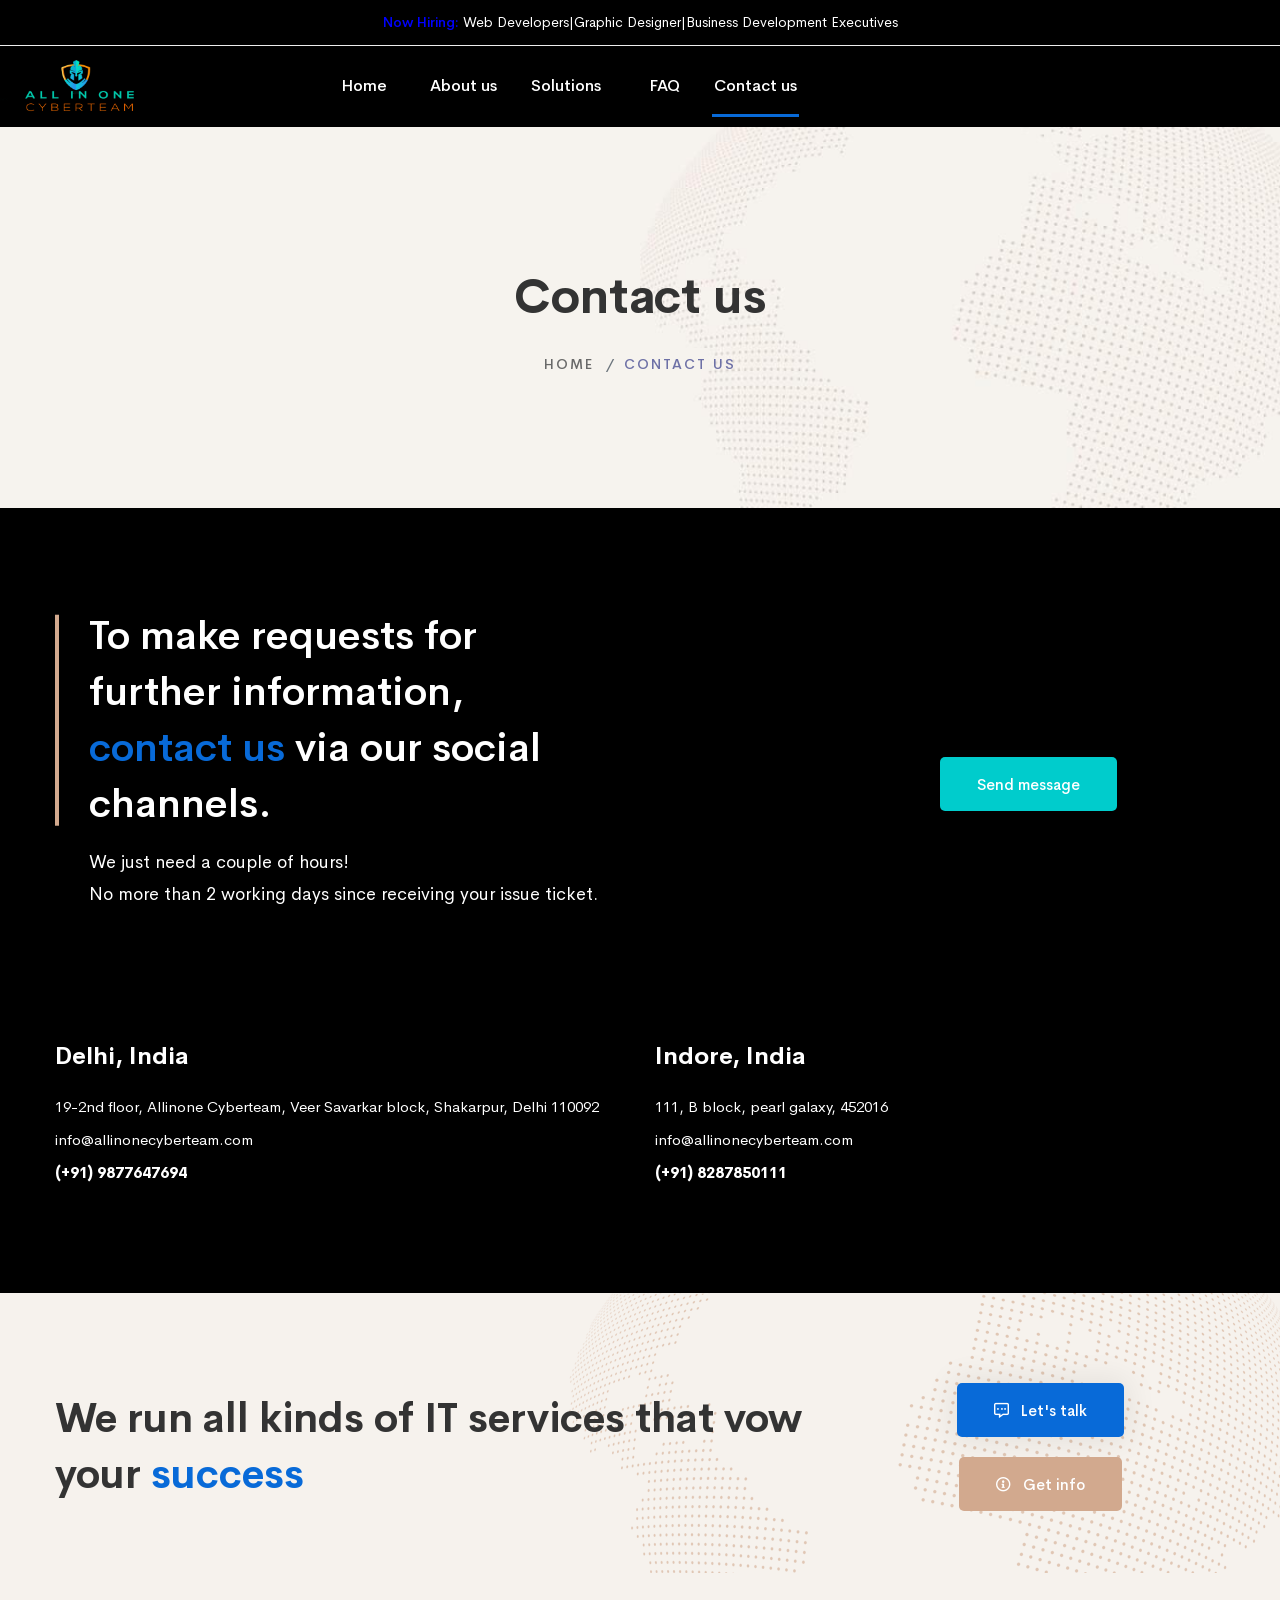
<file: contact-us.html>
<!DOCTYPE html>
<html class="no-js" lang="zxx">

<head>
    <meta charset="utf-8">
    <meta http-equiv="X-UA-Compatible" content="IE=edge">
    <title>ALLINONE CYBERTEAM</title>
    <meta name="description" content="">
    <meta name="viewport" content="width=device-width, initial-scale=1">
    <!-- Favicon -->
    <link rel="icon" href="assets\images\logo4.ico">

    <!-- CSS
        ============================================ -->

    <link rel="stylesheet" href="assets\css\vendor\vendor.min.css">
    <link rel="stylesheet" href="assets\css\plugins\plugins.min.css">


    <!-- Main Style CSS -->
    <link rel="stylesheet" href="assets\css\style.css">

</head>

<body>


    <div class="preloader-activate preloader-active open_tm_preloader">
        <div class="preloader-area-wrap">
            <div class="spinner d-flex justify-content-center align-items-center h-100">
                <div class="bounce1"></div>
                <div class="bounce2"></div>
                <div class="bounce3"></div>
            </div>
        </div>
    </div>


    <!--====================  header area ====================-->
    <div class="header-area header-area--default">

        <!-- Header Top Wrap Start -->
        <div class="header-top-wrap border-bottom" style="color: white;">
            <div class="container-fluid">
                <div class="row">
                    <div class="col-lg-12">
                        <p class="text-center top-message"><a href="careers.html" style="color: #00ff;">Now Hiring:</a> Web Developers|Graphic Designer|Business Development Executives</p>
                    </div>
                </div>
            </div>
        </div>
        <!-- Header Top Wrap End -->

        <!-- Header Bottom Wrap Start -->
        <div class="header-bottom-wrap header-sticky">
            <div class="container-fluid">
                <div class="row">
                    <div class="col-lg-12">
                        <div class="header default-menu-style position-relative">

                            <!-- brand logo -->
                            <div class="header__logo">
                                <a href="index-cybersecurity.html">
                                    <img src="assets\images\web.png" style="width: 250px;" class="img-fluid" alt="">
                                </a>
                            </div>

                            <!-- header midle box  -->
                            <div class="header-midle-box">
                                <div class="header-bottom-wrap d-md-block d-none">
                                    <div class="header-bottom-inner">
                                        <div class="header-bottom-left-wrap">
                                            <!-- navigation menu -->
                                            <div class="header__navigation d-none d-xl-block">
                                           
                                                <nav class="navigation-menu primary-menu">
                                                    <ul>
                                                         <li class=""> 
                                                            <a href="index.html"><span style="color: white;">Home</span></a>
                                                           
                                                         </li>
                                                        <li class="">
                                                            <a href="about-us-02.html"><span style="color: white;">About us</span></a>
                                                         
                                                        <li class="has-children has-children--multilevel-submenu">
                                                            <a href="#"><span style="color: white;">Solutions</span></a>
                                                            <ul class="submenu">
                                                                <li><a href="it-services.html"><span style="color: black;">IT Services</span></a></li>
                                                                <li><a href="cyber-services.html"><span style="color: black;">Cyber services</span></a></li>
                                                                <li><a href="industries.html"><span style="color: black;">Industrial training</span></a></li>
                                                              
                                                            </ul>
                                                        </li>
                                                        <li class="">
                                                            <a href="faqs.html"><span style="color: white;">FAQ</span></a>
                                                           
                                                        <li class="">
                                                            <a href="contact-us.html"><span style="color: white;">Contact us</span></a>
                                                          
                                                        </li>
                                                     
                                                                </li>
                                                            </ul>
                                                        </li>
                                                    </ul>
                                                </nav>
                                            </div>
                                        </div>
                                    </div>
                                </div>

                            </div>

                            <!-- header right box -->
                            <div class="header-right-box">
                                <div class="header-right-inner" id="hidden-icon-wrapper">

                                  
                                <!-- mobile menu -->
                                <div class="mobile-navigation-icon d-block d-xl-none" id="mobile-menu-trigger">
                                    <i></i>
                                </div>
                                <!-- hidden icons menu -->
                                <div class="hidden-icons-menu d-block d-md-none" id="hidden-icon-trigger">
                                    <a href="javascript:void(0)">
                                        <i class="far fa-ellipsis-h-alt"></i>
                                    </a>
                                </div>
                            </div>

                        </div>
                    </div>
                </div>
            </div>
        </div>
        <!-- Header Bottom Wrap End -->

    </div>
    <!--====================  End of header area  ====================-->






















    <!-- breadcrumb-area start -->
    <div class="breadcrumb-area">
        <div class="container">
            <div class="row">
                <div class="col-12">
                    <div class="breadcrumb_box text-center">
                        <h2 class="breadcrumb-title">Contact us</h2>
                        <!-- breadcrumb-list start -->
                        <ul class="breadcrumb-list">
                            <li class="breadcrumb-item"><a href="index-cybersecurity.html">Home</a></li>
                            <li class="breadcrumb-item active">Contact us </li>
                        </ul>
                        <!-- breadcrumb-list end -->
                    </div>
                </div>
            </div>
        </div>
    </div>
    <!-- breadcrumb-area end -->











    <div class="site-wrapper-reveal">
        <!--====================  Conact us Section Start ====================-->
        <div class="contact-us-section-wrappaer section-space--pt_100 section-space--pb_70">
            <div class="container">
                <div class="row align-items-center">
                    <div class="col-lg-6 col-lg-6">
                        <div class="conact-us-wrap-one mb-30">
                            <h3 class="heading" style="color: white;">To make requests for <br>further information, <br><span class="text-color-primary">contact us</span> via our social channels. </h3>
                            <div class="sub-heading" style="color: white;">We just need a couple of hours! <br> No more than 2 working days since receiving your issue ticket.</div>
                            </div>
                        </div>

                        <div class="col-lg-6 col-lg-6">
                            <div class="contact-form-wrap">
                                <form id="contact-form" action="https://hasthemes.com/file/mail.php" method="post">
                                    <div class="contact-form">
                                        <div class="contact-input">
                                            <div class="contact-inner">
                                               <!--  <input name="con_name" type="text" placeholder="Name *"> -->
                                            </div>
                                           <!--  <div class="contact-inner">
                                                <input name="con_email" type="email" placeholder="Email *">
                                            </div> -->
                                        </div>
                                        <!-- <div class="contact-inner">
                                            <input name="con_subject" type="text" placeholder="Subject *">
                                        </div> -->
                                       <!--  <div class="contact-inner contact-message">
                                            <textarea name="con_message" placeholder="Please describe what you need."></textarea>
                                        </div> -->
                                        <div class="submit-btn mt-20">
                                            <button class="ht-btn ht-btn-md" type="submit"><a href="https://forms.gle/bs1mA57rEumNENRY6"></a>Send message</button>
                                            <p class="form-messege"></p>
                                        </div>
                                    </div>
                                </form>
                            </div>
                        </div>
                    </div>
                </div>
            </div>
            <!--====================  Conact us Section End  ====================-->

            <!--====================  Conact us info Start ====================-->
            <div class="contact-us-info-wrappaer section-space--pb_100">
                <div class="container">
                    <div class="row align-items-center">
                        <div class="col-md-6" style="float: left;">
                            <div class="conact-info-wrap mt-30" style="color: white;">
                                <h5 class="heading mb-20" style="color: white;">Delhi, India</h5>
                                <ul class="conact-info__list">
                                    <li>19-2nd floor, Allinone Cyberteam, Veer Savarkar block, Shakarpur, Delhi 110092</li>
                                    <li><a href="#" class="hover-style-link text-color-primary" style="color: white;">info@allinonecyberteam.com</a></li>
                                    <li><a href="#" class="hover-style-link text-white font-weight--bold" >(+91) 9877647694</a></li>
                                </ul>
                            </div>
                        </div>
                        <!-- <div class="col-lg-4 col-md-6">
                            <div class="conact-info-wrap mt-30">
                                <h5 class="heading mb-20">New York</h5>
                                <ul class="conact-info__list">
                                    <li>58 Howard Street #14 New York</li>
                                    <li><a href="#" class="hover-style-link text-color-primary">contact.newyork@mitech.com</a></li>
                                    <li><a href="#" class="hover-style-link text-black font-weight--bold">(+47)1221 09878</a></li>
                                </ul>
                            </div>
                        </div> -->
                        <div class="col-md-6">
                            <div class="conact-info-wrap mt-30">
                                <h5 class="heading mb-20" style="color: white;">Indore, India</h5>
                                <ul class="conact-info__list" style="color: white;">
                                    <li>111, B block, pearl galaxy, 452016</li>
                                    <li><a href="#" class="hover-style-link text-color-primary" style="color: white;">info@allinonecyberteam.com</a></li>
                                    <li><a href="#" class="hover-style-link text-white font-weight--bold">(+91) 8287850111</a></li>
                                </ul>
                            </div>
                        </div>

                    </div>
                </div>
            </div>
            <!--====================  Conact us info End  ====================-->






            <!--========== Call to Action Area Start ============-->
            <div class="cta-image-area_one section-space--ptb_80 cta-bg-image_two">
                <div class="container">
                    <div class="row align-items-center">
                        <div class="col-xl-8 col-lg-7">
                            <div class="cta-content md-text-center">
                                <h3 class="heading">We run all kinds of IT services that vow your <span class="text-color-primary"> success</span></h3>
                            </div>
                        </div>
                        <div class="col-xl-4 col-lg-5">
                            <div class="cta-button-group--two text-center">
                                <a href="https://forms.gle/bs1mA57rEumNENRY6" class="btn btn--white btn-one"><span class="btn-icon mr-2"><i class="far fa-comment-alt-dots"></i></span> Let's talk</a>
                                <a href="https://forms.gle/bs1mA57rEumNENRY6" class="btn btn--secondary btn-two "><span class="btn-icon mr-2"><i class="far fa-info-circle"></i></span> Get info</a>
                            </div>
                        </div>
                    </div>
                </div>
            </div>
            <!--========== Call to Action Area End ============-->





        





        <!--====================  footer area ====================-->
        <div class="footer-area-wrapper reveal-footer bg-gray" style="color: white;">
            <div class="footer-area section-space--ptb_80">
                <div class="container">
                    <div class="row footer-widget-wrapper">
                        <div class="col-lg-4 col-md-6 col-sm-6 footer-widget">
                            <div class="footer-widget__logo mb-30">
                                <img src="assets\images\web png.png" style="width: 250px;" class="img-fluid" alt="">
                            </div>
                            <ul class="footer-widget__list">
                                <li>19-2nd floor, Allinone Cyberteam, Veer Savarkar block, Shakarpur, Delhi 110092</li>
                                <li><a href="mailto:contact@aeroland.com" class="hover-style-link">info@allinonecyberteam.com</a></li>
                                <li><a href="tel:123344556" class="hover-style-link text-white font-weight--bold">(+91) 9877647694</a></li>
                                <!-- <li><a href="https://hasthemes.com/" class="hover-style-link text-color-primary"></a></li> -->
                            </ul>
                        </div>
                        <div class="col-lg-2 col-md-4 col-sm-6 footer-widget">
                            <h6 class="footer-widget__title mb-20" style="color: white;">IT Services</h6>
                            <ul class="footer-widget__list">
                                <li><a href="it-services.html" class="hover-style-link">Managed IT</a></li>
                                <li><a href="it-services.html" class="hover-style-link">IT Support</a></li>
                                <li><a href="it-services.html" class="hover-style-link">IT Consultancy</a></li>
                                <li><a href="it-services.html" class="hover-style-link">Cloud Computing</a></li>
                                <li><a href="cyber-services.html" class="hover-style-link">Cyber Security</a></li>
                            </ul>
                        </div>
                        <div class="col-lg-2 col-md-4 col-sm-6 footer-widget">
                            <h6 class="footer-widget__title mb-20" style="color: white;">Quick links</h6>
                            <ul class="footer-widget__list">
                                <li><a href="careers.html" class="hover-style-link">Career</a></li>
                                <!-- <li><a href="#" class="hover-style-link">Terms of Payment</a></li> -->
                                <li><a href="policy.html" class="hover-style-link">Privacy Policy</a></li>
                               <!--  <li><a href="#" class="hover-style-link">Where to Find Us</a></li> -->
                            </ul>
                        </div>
                        <div class="col-lg-2 col-md-4 col-sm-6 footer-widget">
                            <h6 class="footer-widget__title mb-20" style="color: white;">Support</h6>
                            <ul class="footer-widget__list">
                                <!-- <li><a href="#" class="hover-style-link">Forum Support</a></li> -->
                                <li><a href="f" class="hover-style-link">Help & FAQ</a></li>
                                <li><a href="contact-us.html" class="hover-style-link">Contact Us</a></li>
                                <!-- <li><a href="#" class="hover-style-link">Pricing and plans</a></li> -->
                                <li><a href="cookies-policy.html" class="hover-style-link">Cookies Policy</a></li>
                            </ul>
                        </div>
                        <div class="col-lg-2 col-md-4 col-sm-6 footer-widget">
                            <div class="footer-widget__title section-space--mb_50"></div>
                            <ul class="footer-widget__list">
                                <li><a href="#" class="image_btn"><img class="img-fluid" src="assets\images\icons\aeroland-button-google-play.jpg" alt=""></a></li>
                                <li><a href="#" class="image_btn"><img class="img-fluid" src="assets\images\icons\aeroland-button-app-store.jpg" alt=""></a></li>
                            </ul>
                        </div>
                    </div>
                </div>
            </div>
            <div class="footer-copyright-area section-space--pb_30">
                <div class="container">
                    <div class="row align-items-center">
                        <div class="col-md-6 text-center text-md-left">
                            <span class="copyright-text">&copy; 2020 ALL IN ONE CYBERTEAM. <a href="https://hasthemes.com/">All Rights Reserved.</a></span>
                        </div>
                        <div class="col-md-6 text-center text-md-right">
                            <ul class="list ht-social-networks solid-rounded-icon">

                                <li class="item">
                                    <a href="https://twitter.com/AIO_Pvt_Ltd" target="_blank" aria-label="Twitter" class="social-link hint--bounce hint--top hint--primary">
                                        <i class="fab fa-twitter link-icon"></i>
                                    </a>
                                </li>
                                <li class="item">
                                    <a href="https://www.facebook.com/allinonecyberteam" target="_blank" aria-label="Facebook" class="social-link hint--bounce hint--top hint--primary">
                                        <i class="fab fa-facebook-f link-icon"></i>
                                    </a>
                                </li>
                                <li class="item">
                                    <a href="https://www.instagram.com/all.in.one.cyberteam" target="_blank" aria-label="Instagram" class="social-link hint--bounce hint--top hint--primary">
                                        <i class="fab fa-instagram link-icon"></i>
                                    </a>
                                </li>
                                <li class="item">
                                    <a href="https://www.linkedin.com/companyallinone-cyberteam" target="_blank" aria-label="Linkedin" class="social-link hint--bounce hint--top hint--primary">
                                        <i class="fab fa-linkedin link-icon"></i>
                                    </a>
                                </li>
                            </ul>
                        </div>
                    </div>
                </div>
            </div>
        </div>
        <!--====================  End of footer area  ====================-->






     

        <!-- JS
    ============================================ -->
        <!-- Modernizer JS -->
        <script src="assets\js\vendor\modernizr-2.8.3.min.js"></script>

        <!-- jQuery JS -->
        <script src="assets\js\vendor\jquery-3.3.1.min.js"></script>

        <!-- Bootstrap JS -->
        <script src="assets\js\vendor\bootstrap.min.js"></script>

        <!-- Swiper Slider JS -->
        <script src="assets\js\plugins\swiper.min.js"></script>

        <!-- Light gallery JS -->
        <script src="assets\js\plugins\lightgallery.min.js"></script>

        <!-- Waypoints JS -->
        <script src="assets\js\plugins\waypoints.min.js"></script>

        <!-- Counter down JS -->
        <script src="assets\js\plugins\countdown.min.js"></script>

        <!-- Isotope JS -->
        <script src="assets\js\plugins\isotope.min.js"></script>

        <!-- Masonry JS -->
        <script src="assets\js\plugins\masonry.min.js"></script>

        <!-- ImagesLoaded JS -->
        <script src="assets\js\plugins\images-loaded.min.js"></script>

        <!-- Wavify JS -->
        <script src="assets\js\plugins\wavify.js"></script>

        <!-- jQuery Wavify JS -->
        <script src="assets\js\plugins\jquery.wavify.js"></script>

        <!-- circle progress JS -->
        <script src="assets\js\plugins\circle-progress.min.js"></script>

        <!-- counterup JS -->
        <script src="assets\js\plugins\counterup.min.js"></script>

        <!-- wow JS -->
        <script src="assets\js\plugins\wow.min.js"></script>

        <!-- animation text JS -->
        <script src="assets\js\plugins\animation-text.min.js"></script>

        <!-- Vivus JS -->
        <script src="assets\js\plugins\vivus.min.js"></script>

        <!-- Some plugins JS -->
        <script src="assets\js\plugins\some-plugins.js"></script>


        
        <!-- Main JS -->
        <script src="assets\js\main.js"></script>


</body>

</html>
</file>
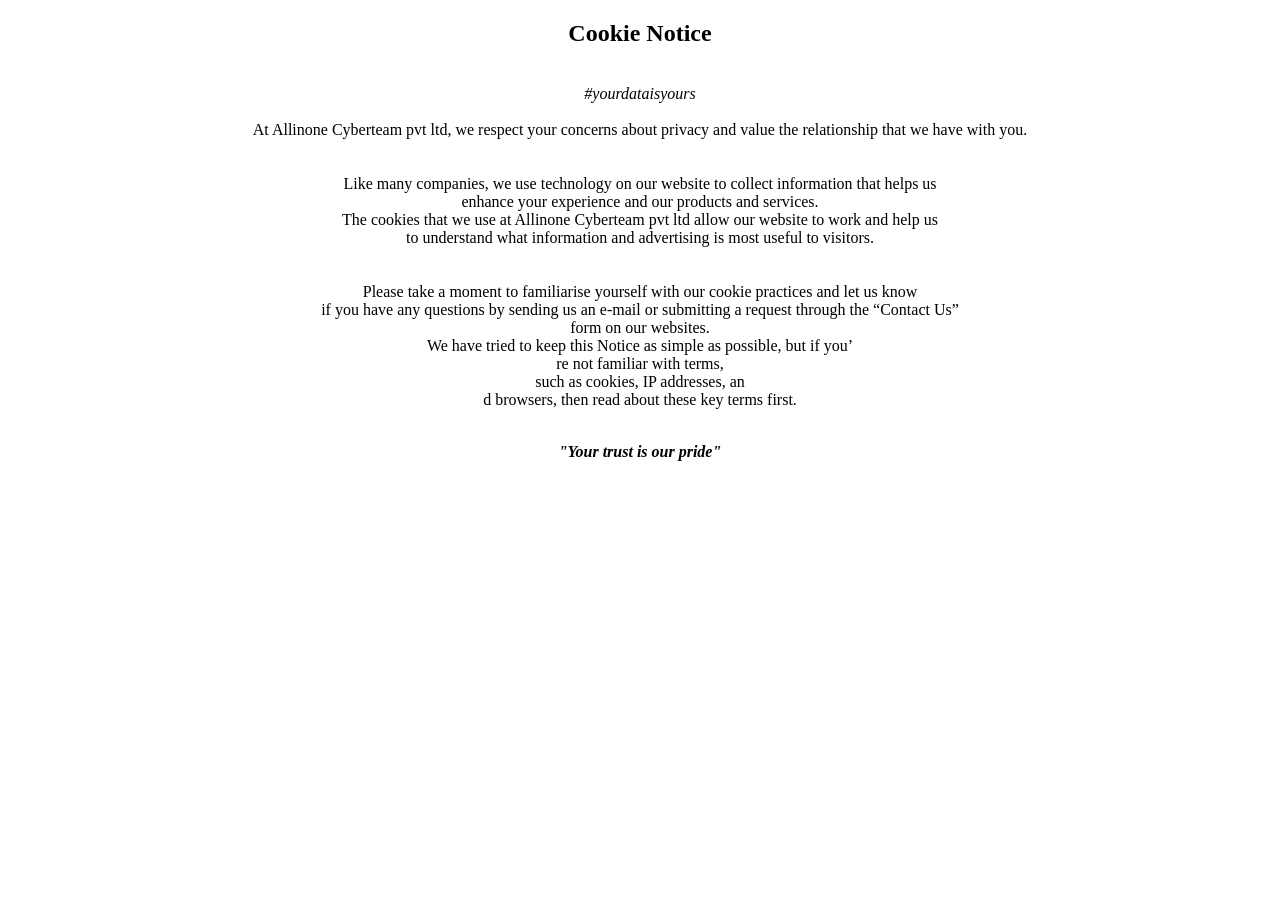
<file: cookies-policy.html>
<!DOCTYPE html>
<html>
<head>
	<title>Cookie policy-Allinone Cyberteam</title>
</head>
<body>
 <center><p><h2><b>Cookie Notice</b></h2><br>

 <i>#yourdataisyours</i><br><br>

At Allinone Cyberteam pvt ltd, we respect your concerns about privacy and value the relationship that we have with you.<br><br><br>

Like many companies, we use technology on our website to collect information that helps us<br> enhance your experience and our products and services.<br> The cookies that we use at Allinone Cyberteam pvt ltd allow our website to work and help us<br> to understand what information and advertising is most useful to visitors.<br><br><br>

Please take a moment to familiarise yourself with our cookie practices and let us know <br>if you have any questions by sending us an e-mail or submitting a request through the “Contact Us”<br> form on our websites.<br>

We have tried to keep this Notice as simple as possible, but if you’<br>re not familiar with terms, <br>such as cookies, IP addresses, an<br>d browsers, then read about these key terms first.</p><br>
<b><i>"Your trust is our pride"</i></b>
</center>
</body>
</html>
</file>
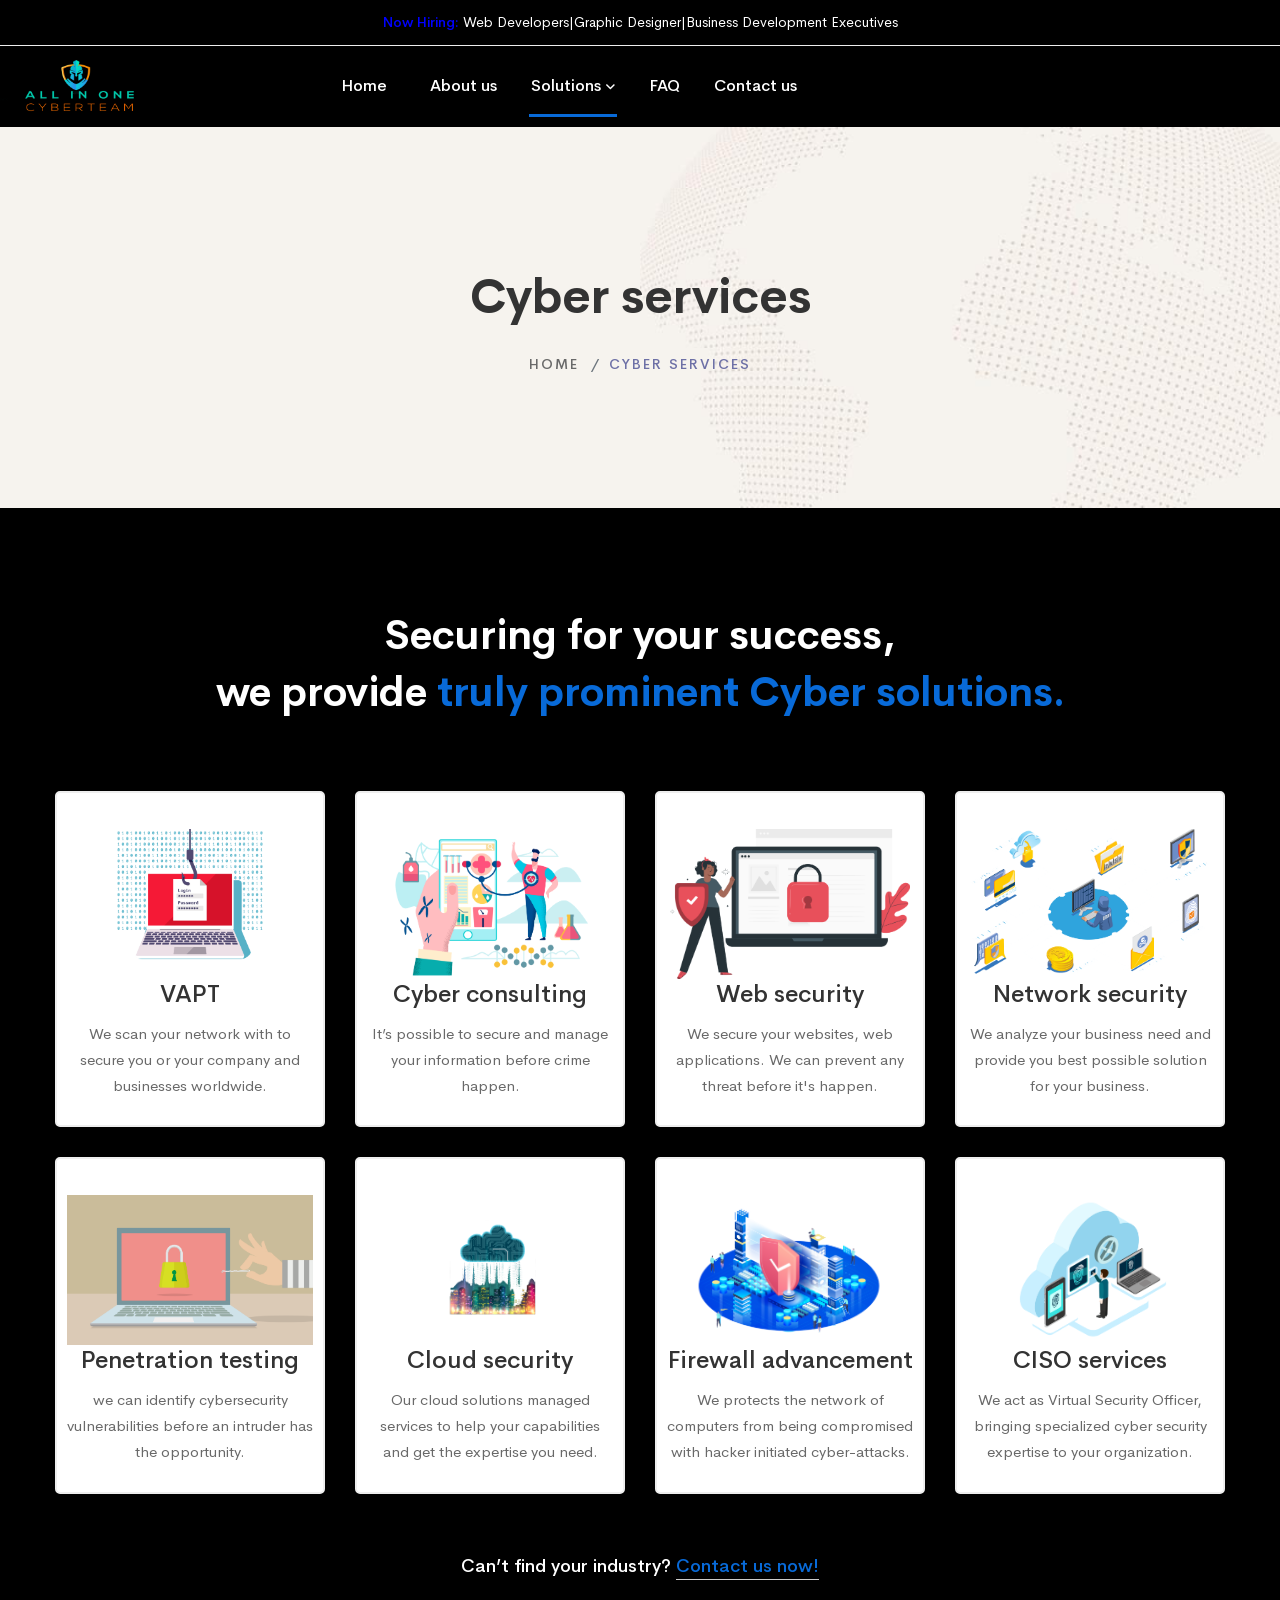
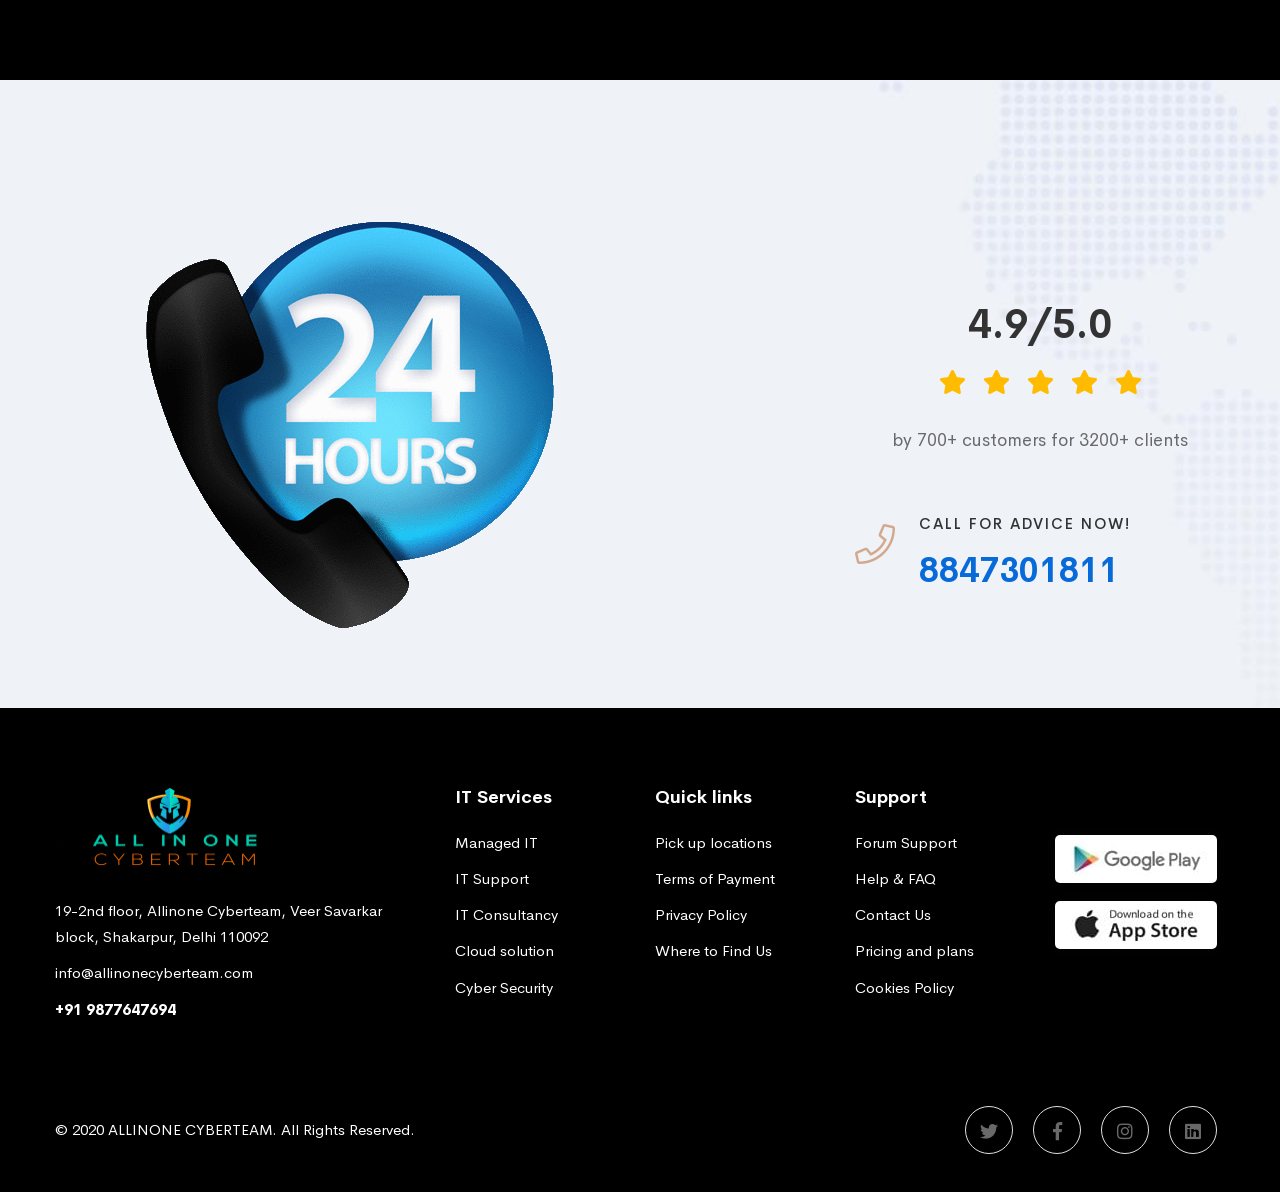
<file: cyber-services.html>
﻿<!DOCTYPE html>
<html class="no-js" lang="zxx">

<head>
    <meta charset="utf-8">
    <meta http-equiv="X-UA-Compatible" content="IE=edge">
    <title>ALLINONE CYBERTEAM</title>
    <meta name="description" content="">
    <meta name="viewport" content="width=device-width, initial-scale=1">
    <!-- Favicon -->
    <link rel="icon" href="assets\images\logo4.ico">

    <!-- CSS
        ============================================ -->

    <link rel="stylesheet" href="assets\css\vendor\vendor.min.css">
    <link rel="stylesheet" href="assets\css\plugins\plugins.min.css">


    <!-- Main Style CSS -->
    <link rel="stylesheet" href="assets\css\style.css">

</head>

<body>


    <div class="preloader-activate preloader-active open_tm_preloader">
        <div class="preloader-area-wrap">
            <div class="spinner d-flex justify-content-center align-items-center h-100">
                <div class="bounce1"></div>
                <div class="bounce2"></div>
                <div class="bounce3"></div>
            </div>
        </div>
    </div>


    <!--====================  header area ====================-->
    <div class="header-area header-area--default">

        <!-- Header Top Wrap Start -->
        <div class="header-top-wrap border-bottom" style="color: white;">
            <div class="container-fluid">
                <div class="row">
                    <div class="col-lg-12">
                        <p class="text-center top-message"><a href="careers.html" style="color: #00ff;">Now Hiring:</a> Web Developers|Graphic Designer|Business Development Executives</p>
                    </div>
                </div>
            </div>
        </div>
        <!-- Header Top Wrap End -->

        <!-- Header Bottom Wrap Start -->
        <div class="header-bottom-wrap header-sticky">
            <div class="container-fluid">
                <div class="row">
                    <div class="col-lg-12">
                        <div class="header default-menu-style position-relative">

                            <!-- brand logo -->
                            <div class="header__logo">
                                <a href="index.html">
                                    <img src="assets\images\web.png" style="width: 250px;" class="img-fluid" alt="">
                                </a>
                            </div>

                            <!-- header midle box  -->
                            <div class="header-midle-box">
                                <div class="header-bottom-wrap d-md-block d-none">
                                    <div class="header-bottom-inner">
                                        <div class="header-bottom-left-wrap">
                                          <div class="header__navigation d-none d-xl-block">
                                    <nav class="navigation-menu primary-menu">
                                        <ul>
                                            <li class="">
                                                <a href="index.html"><span style="color: white;">Home</span></a>
                                             
                                            </li>
                                            <li class="">
                                                <a href="about-us-02.html"><span style="color: white;">About us</span></a>
                                               
                                           <li class="has-children has-children--multilevel-submenu">
                                                <a href="#"><span style="color: white;">Solutions</span></a>
                                                 <ul class="submenu">
                                                    <li><a href="it-services.html"><span style="color: black;">IT Services</span></a></li>
                                                    <li><a href="cyber-services.html"><span>Cyber services</span style="color: black;"></a></li>
                                                    <li><a href="industries.html" style="color: black;"><span>Industrial training</span></a></li>
                                                   
                                                </ul> 
                                            </li>
                                             <li class="">
                                                <a href="faqs.html"><span style="color: white;">FAQ</span></a>
                                               
                                            <li class="">
                                                <a href="contact-us.html"><span style="color: white;">Contact us</span></a>
                                             
                                            </li> 
                                       
                                                    </li>
                                                </ul>
                                            </li>
                                        </ul>
                                    </nav>
                                </div>
                            </div>

                       
                        </div>
                    </div>
                </div>

                <!-- header right box -->
                            <div class="header-right-box">
                                <div class="header-right-inner" id="hidden-icon-wrapper">

                                   

                                <!-- mobile menu -->
                                <div class="mobile-navigation-icon d-block d-xl-none" id="mobile-menu-trigger">
                                    <i></i>
                                </div>
                                <!-- hidden icons menu -->
                                <div class="hidden-icons-menu d-block d-md-none" id="hidden-icon-trigger">
                                    <a href="javascript:void(0)">
                                        <i class="far fa-ellipsis-h-alt"></i>
                                    </a>
                                </div>
                            </div>

                        </div>
                    </div>
                </div>
            </div>
        </div>
        <!-- Header Bottom Wrap End -->
            </div>
        </div>

    </div>
    <!--====================  End of header area  ====================-->






















    <!-- breadcrumb-area start -->
    <div class="breadcrumb-area">
        <div class="container">
            <div class="row">
                <div class="col-12">
                    <div class="breadcrumb_box text-center">
                        <h2 class="breadcrumb-title">Cyber services</h2>
                        <!-- breadcrumb-list start -->
                        <ul class="breadcrumb-list">
                            <li class="breadcrumb-item"><a href="index-cybersecurity.html">Home</a></li>
                            <li class="breadcrumb-item active">Cyber services</li>
                        </ul>
                        <!-- breadcrumb-list end -->
                    </div>
                </div>
            </div>
        </div>
    </div>
    <!-- breadcrumb-area end -->











    <div class="site-wrapper-reveal">
        <!--===========  feature-icon-wrapper  Start =============-->
        <div class="feature-icon-wrapper section-space--ptb_100">
            <div class="container">

                <div class="row">
                    <div class="col-lg-12">
                        <div class="section-title-wrap text-center section-space--mb_40">
                            <h3 class="heading" style="color: white;">Securing for your success, <br> we provide <span class="text-color-primary"> truly prominent Cyber solutions.</span></h3>
                        </div>
                    </div>
                </div>

                <div class="row">
                    <div class="col-12">
                        <div class="feature-list__one">
                            <div class="row">

                                <div class="col-lg-3 col-md-6">
                                    <!-- ht-box-icon Start -->
                                    <div class="ht-box-icon style-01 single-svg-icon-box">
                                        <div class="icon-box-wrap">
                                            <div class="default-image">
                                                <!-- <div class="svg-icon" id="svg-icon-2" data-svg-icon="assets/images/itservices.png"></div> -->
                                                <img class="img-fluid" src="assets\images\allphotos\vapt.png" style="height: 150px;">
                                            
                                            </div>
                                            <div class="content">
                                                <h5 class="heading">VAPT </h5>
                                                <div class="text">We scan your network with  to secure you or your company and businesses worldwide.
                                                </div>
                                               <!--  <div class="feature-btn">
                                                    <a href="#">
                                                        <span class="button-text">Discover now</span>
                                                        <i class="far fa-long-arrow-right"></i>
                                                    </a>
                                                </div> -->
                                            </div>
                                        </div>
                                    </div>
                                    <!-- ht-box-icon End -->
                                </div>
                                <div class="col-lg-3 col-md-6">
                                    <!-- ht-box-icon Start -->
                                    <div class="ht-box-icon style-01 single-svg-icon-box">
                                        <div class="icon-box-wrap">
                                             <div class="default-image">
                                                <!-- <div class="svg-icon" id="svg-icon-2" data-svg-icon="assets/images/itservices.png"></div> -->
                                                <img class="img-fluid" src="assets\images\allphotos\cyber.png" style="height: 150px;">
                                            </div>
                                            <div class="content">
                                                <h5 class="heading">Cyber consulting</h5>
                                                <div class="text">It’s possible to secure and  manage your information before crime happen.
                                                </div>
                                                <!-- <div class="feature-btn">
                                                    <a href="#">
                                                        <span class="button-text">Discover now</span>
                                                        <i class="far fa-long-arrow-right"></i>
                                                    </a>
                                                </div> -->
                                            </div>
                                        </div>
                                    </div>
                                    <!-- ht-box-icon End -->
                                </div>
                                <div class="col-lg-3 col-md-6">
                                    <!-- ht-box-icon Start -->
                                    <div class="ht-box-icon style-01 single-svg-icon-box">
                                        <div class="icon-box-wrap">
                                             <div class="default-image">
                                                <!-- <div class="svg-icon" id="svg-icon-2" data-svg-icon="assets/images/itservices.png"></div> -->
                                                <img class="img-fluid" src="assets\images\allphotos\web security.png" style="height: 150px;">
                                            </div>
                                            <div class="content">
                                                <h5 class="heading">Web security</h5>
                                                <div class="text">We secure your websites, web applications. We can prevent any threat before it's happen.
                                                </div>
                                               <!--  <div class="feature-btn">
                                                    <a href="#">
                                                        <span class="button-text">Discover now</span>
                                                        <i class="far fa-long-arrow-right"></i>
                                                    </a>
                                                </div> -->
                                            </div>
                                        </div>
                                    </div>
                                    <!-- ht-box-icon End -->
                                </div>
                                <div class="col-lg-3 col-md-6">
                                    <!-- ht-box-icon Start -->
                                    <div class="ht-box-icon style-01 single-svg-icon-box">
                                        <div class="icon-box-wrap">
                                            <div class="default-image">
                                                <!-- <div class="svg-icon" id="svg-icon-2" data-svg-icon="assets/images/itservices.png"></div> -->
                                                <img class="img-fluid" src="assets\images\allphotos\network security.png" style="height: 150px;">
                                            </div>
                                            <div class="content">
                                                <h5 class="heading">Network security</h5>
                                                <div class="text">We analyze your business need and provide you best possible solution for your business. 
                                                </div>
                                                <!-- <div class="feature-btn">
                                                    <a href="#">
                                                        <span class="button-text">Discover now</span>
                                                        <i class="far fa-long-arrow-right"></i>
                                                    </a>
                                                </div> -->
                                            </div>
                                        </div>
                                    </div>
                                    <!-- ht-box-icon End -->
                                </div>
                                <div class="col-lg-3 col-md-6">
                                    <!-- ht-box-icon Start -->
                                    <div class="ht-box-icon style-01 single-svg-icon-box">
                                        <div class="icon-box-wrap">
                                             <div class="default-image">
                                                <!-- <div class="svg-icon" id="svg-icon-2" data-svg-icon="assets/images/itservices.png"></div> -->
                                                <img class="img-fluid" src="assets\images\allphotos\penetration testing.png" style="height: 150px;">
                                            </div>
                                            <div class="content">
                                                <h5 class="heading">Penetration testing</h5>
                                                <div class="text">we can identify cybersecurity vulnerabilities before an intruder has the opportunity.
                                                </div>
                                               <!--  <div class="feature-btn">
                                                    <a href="#">
                                                        <span class="button-text">Discover now</span>
                                                        <i class="far fa-long-arrow-right"></i>
                                                    </a>
                                                </div> -->
                                            </div>
                                        </div>
                                    </div>
                                    <!-- ht-box-icon End -->
                                </div>
                                <div class="col-lg-3 col-md-6">
                                    <!-- ht-box-icon Start -->
                                    <div class="ht-box-icon style-01 single-svg-icon-box">
                                        <div class="icon-box-wrap">
                                            <div class="default-image">
                                                <!-- <div class="svg-icon" id="svg-icon-2" data-svg-icon="assets/images/itservices.png"></div> -->
                                                <img class="img-fluid" src="assets\images\allphotos\cloud security.png" style="height: 150px;">
                                            </div>
                                            <div class="content">
                                                <h5 class="heading">Cloud security</h5>
                                                <div class="text">Our cloud solutions managed services to help your capabilities and get the expertise you need.
                                                </div>
                                                <!-- <div class="feature-btn">
                                                    <a href="#">
                                                        <span class="button-text">Discover now</span>
                                                        <i class="far fa-long-arrow-right"></i>
                                                    </a>
                                                </div> -->
                                            </div>
                                        </div>
                                    </div>
                                    <!-- ht-box-icon End -->
                                </div>
                                <div class="col-lg-3 col-md-6">
                                    <!-- ht-box-icon Start -->
                                    <div class="ht-box-icon style-01 single-svg-icon-box">
                                        <div class="icon-box-wrap">
                                           <div class="default-image">
                                                <!-- <div class="svg-icon" id="svg-icon-2" data-svg-icon="assets/images/itservices.png"></div> -->
                                                <img class="img-fluid" src="assets\images\allphotos\firewall.png" style="height: 150px;">
                                            </div>
                                            <div class="content">
                                                <h5 class="heading">Firewall advancement</h5>
                                                <div class="text">We protects the network of computers from being compromised with hacker initiated cyber-attacks.
                                                </div>
                                                <!-- <div class="feature-btn">
                                                    <a href="#">
                                                        <span class="button-text">Discover now</span>
                                                        <i class="far fa-long-arrow-right"></i>
                                                    </a>
                                                </div> -->
                                            </div>
                                        </div>
                                    </div>
                                    <!-- ht-box-icon End -->
                                </div>
                                <div class="col-lg-3 col-md-6">
                                    <!-- ht-box-icon Start -->
                                    <div class="ht-box-icon style-01 single-svg-icon-box">
                                        <div class="icon-box-wrap">
                                           <div class="default-image">
                                                <!-- <div class="svg-icon" id="svg-icon-2" data-svg-icon="assets/images/itservices.png"></div> -->
                                                <img class="img-fluid" src="assets\images\allphotos\data security.png"style="height: 150px;">
                                            </div>
                                            <div class="content">
                                                <h5 class="heading">CISO services</h5>
                                                <div class="text">We act as Virtual Security Officer, bringing specialized cyber security expertise to your organization.
                                                </div>
                                                <!-- <div class="feature-btn">
                                                    <a href="#">
                                                        <span class="button-text">Discover now</span>
                                                        <i class="far fa-long-arrow-right"></i>
                                                    </a>
                                                </div> -->
                                            </div>
                                        </div>
                                    </div>
                                    <!-- ht-box-icon End -->
                                </div>
                                <div class="col-12">
                                    <div class="section-under-heading text-center section-space--mt_60" style="color: white;">Can’t find your industry? <a href="#"> Contact us now!</a></div>
                                </div>
                            </div>
                        </div>
                    </div>
                </div>
            </div>
        </div>
        <!--===========  feature-icon-wrapper  End =============-->

        <!--============ Contact Us Area Start =================-->
        <div class="contact-us-area infotechno-contact-us-bg section-space--pt_100">
            <div class="container">
                <div class="row align-items-center">
                    <div class="col-lg-7">
                        <div class="image">
                            <img class="img-fluid" src="assets\images\banners\contact-us.gif" style="padding-bottom: 70px;" alt="">
                        </div>
                    </div>

                    <div class="col-lg-4 ml-auto">
                        <div class="contact-info style-two text-left">

                            <div class="contact-info-title-wrap text-center">
                                <h3 class="heading  mb-10">4.9/5.0</h3>
                                <div class="ht-star-rating lg-style">
                                    <span class="fa fa-star"></span>
                                    <span class="fa fa-star"></span>
                                    <span class="fa fa-star"></span>
                                    <span class="fa fa-star"></span>
                                    <span class="fa fa-star"></span>
                                </div>
                                <p class="sub-text">by 700+ customers for 3200+ clients</p>
                            </div>

                            <div class="contact-list-item">
                                <a href="tel:190068668" class="single-contact-list">
                                    <div class="content-wrap">
                                        <div class="content">
                                            <div class="icon">
                                                <span class="fal fa-phone"></span>
                                            </div>
                                            <div class="main-content">
                                                <h6 class="heading">Call for advice now!</h6>
                                                <div class="text">8847301811</div>
                                            </div>
                                        </div>
                                    </div>
                                </a>
                               
                            </div>

                        </div>
                    </div>
                </div>
            </div>
        </div>
        <!--============ Contact Us Area End =================-->
    </div>


    <!--====================  footer area ====================-->
    <div class="footer-area-wrapper bg-gray" style="color: white;">
        <div class="footer-area section-space--ptb_80">
            <div class="container">
                <div class="row footer-widget-wrapper">
                    <div class="col-lg-4 col-md-6 col-sm-6 footer-widget">
                        <div class="footer-widget__logo mb-30">
                            <img src="assets\images\web.png" style="width: 250px;"   class="img-fluid" alt="">
                        </div>
                        <ul class="footer-widget__list">
                            <li>19-2nd floor, Allinone Cyberteam, Veer Savarkar block, Shakarpur, Delhi 110092</li>
                            <li><a href="mailto:info@allinonecyberteam.com" class="hover-style-link">info@allinonecyberteam.com</a></li>
                            <li><a href="tel:9877647694" class="hover-style-link text-white font-weight--bold">+91 9877647694</a></li>
                           <!--  <li><a href="https://hasthemes.com/" class="hover-style-link text-color-primary"></a></li> -->
                        </ul>
                    </div>
                    <div class="col-lg-2 col-md-4 col-sm-6 footer-widget">
                        <h6 class="footer-widget__title mb-20" style="color: white;">IT Services</h6>
                        <ul class="footer-widget__list">
                            <li><a href="it-services.html" class="hover-style-link">Managed IT</a></li>
                            <li><a href="it-services.html" class="hover-style-link">IT Support</a></li>
                            <li><a href="it-services.html" class="hover-style-link">IT Consultancy</a></li>
                            <li><a href="it-services.html" class="hover
                                -style-link">Cloud solution</a></li>
                            <li><a href="managed-it-services.html" class="hover-style-link">Cyber Security</a></li>
                        </ul>
                    </div>
                    <div class="col-lg-2 col-md-4 col-sm-6 footer-widget">
                        <h6 class="footer-widget__title mb-20" style="color: white;">Quick links</h6>
                        <ul class="footer-widget__list">
                            <li><a href="#" class="hover-style-link">Pick up locations</a></li>
                            <li><a href="#" class="hover-style-link">Terms of Payment</a></li>
                            <li><a href="#" class="hover-style-link">Privacy Policy</a></li>
                            <li><a href="#" class="hover-style-link">Where to Find Us</a></li>
                        </ul>
                    </div>
                    <div class="col-lg-2 col-md-4 col-sm-6 footer-widget">
                        <h6 class="footer-widget__title mb-20" style="color: white;">Support</h6>
                        <ul class="footer-widget__list">
                            <li><a href="#" class="hover-style-link">Forum Support</a></li>
                            <li><a href="#" class="hover-style-link">Help & FAQ</a></li>
                            <li><a href="#" class="hover-style-link">Contact Us</a></li>
                            <li><a href="#" class="hover-style-link">Pricing and plans</a></li>
                            <li><a href="#" class="hover-style-link">Cookies Policy</a></li>
                        </ul>
                    </div>
                    <div class="col-lg-2 col-md-4 col-sm-6 footer-widget">
                        <div class="footer-widget__title section-space--mb_50"></div>
                        <ul class="footer-widget__list">
                            <li><a href="#" class="image_btn"><img class="img-fluid" src="assets\images\icons\aeroland-button-google-play.jpg" alt=""></a></li>
                            <li><a href="#" class="image_btn"><img class="img-fluid" src="assets\images\icons\aeroland-button-app-store.jpg" alt=""></a></li>
                        </ul>
                    </div>
                </div>
            </div>
        </div>
        <div class="footer-copyright-area section-space--pb_30">
            <div class="container">
                <div class="row align-items-center">
                    <div class="col-md-6 text-center text-md-left">
                        <span class="copyright-text" style="color: white;">&copy; 2020 ALLINONE CYBERTEAM. All Rights Reserved.</span>
                    </div>
                    <div class="col-md-6 text-center text-md-right">
                        <ul class="list ht-social-networks solid-rounded-icon">

                            <li class="item">
                                <a href="https://twitter.com" target="_blank" aria-label="Twitter" class="social-link hint--bounce hint--top hint--primary">
                                    <i class="fab fa-twitter link-icon"></i>
                                </a>
                            </li>
                            <li class="item">
                                <a href="https://facebook.com" target="_blank" aria-label="Facebook" class="social-link hint--bounce hint--top hint--primary">
                                    <i class="fab fa-facebook-f link-icon"></i>
                                </a>
                            </li>
                            <li class="item">
                                <a href="https://instagram.com" target="_blank" aria-label="Instagram" class="social-link hint--bounce hint--top hint--primary">
                                    <i class="fab fa-instagram link-icon"></i>
                                </a>
                            </li>
                            <li class="item">
                                <a href="https://linkedin.com" target="_blank" aria-label="Linkedin" class="social-link hint--bounce hint--top hint--primary">
                                    <i class="fab fa-linkedin link-icon"></i>
                                </a>
                            </li>
                        </ul>
                    </div>
                </div>
            </div>
        </div>
    </div>
    <!--====================  End of footer area  ====================-->









 
    <!--====================  scroll top ====================-->
    <a href="#" class="scroll-top" id="scroll-top">
        <i class="arrow-top fal fa-long-arrow-up"></i>
        <i class="arrow-bottom fal fa-long-arrow-up"></i>
    </a>
    <!--====================  End of scroll top  ====================-->

    <!--====================  mobile menu overlay ====================-->
    <div class="mobile-menu-overlay" id="mobile-menu-overlay">
        <div class="mobile-menu-overlay__inner">
            <div class="mobile-menu-overlay__header">
                <div class="container-fluid">
                    <div class="row align-items-center">
                        <div class="col-md-6 col-8">
                            <!-- logo -->
                            <div class="logo">
                                <a href="index.html">
                                    <img src="assets\images\logo\logo-dark.png" class="img-fluid" alt="">
                                </a>
                            </div>
                        </div>
                        <div class="col-md-6 col-4">
                            <!-- mobile menu content -->
                            <div class="mobile-menu-content text-right">
                                <span class="mobile-navigation-close-icon" id="mobile-menu-close-trigger"></span>
                            </div>
                        </div>
                    </div>
                </div>
            </div>
            <div class="mobile-menu-overlay__body">
                <nav class="offcanvas-navigation">
                    <ul>
                        <li class="has-children">
                            <a href="index.html">Home</a>
                            <ul class="sub-menu">
                                <li><a href="index-infotechno.html"><span>Infotechno</span></a></li>
                                <li><a href="index-processing.html"><span>Processing</span></a></li>
                                <li><a href="index-appointment.html"><span>Appointment</span></a></li>
                                <li><a href="index-services.html"><span>Services</span></a></li>
                                <li><a href="index-resolutions.html"><span>Resolutions</span></a></li>
                                <li><a href="index-cybersecurity.html"><span>cybersecurity</span></a></li>
                            </ul>
                        </li>
                        <li class="has-children">
                            <a href="#">Company</a>
                            <ul class="sub-menu">
                                <li class="has-children">
                                    <a href="about-us-01.html"><span>About us</span></a>
                                    <ul class="sub-menu">
                                        <li><a href="about-us-01.html"><span>About us 01</span></a></li>
                                        <li><a href="about-us-02.html"><span>About us 02</span></a></li>
                                        <li class="has-children">
                                            <a href="#"><span>Submenu Level Two</span></a>
                                            <ul class="sub-menu">
                                                <li><a href="#"><span>Submenu Level Three</span></a></li>
                                                <li><a href="#"><span>Submenu Level Three</span></a></li>
                                                <li><a href="#"><span>Submenu Level Three</span></a></li>
                                            </ul>
                                        </li>
                                    </ul>
                                </li>
                                <li><a href="contact-us.html"><span>Contact us</span></a></li>
                                <li><a href="leadership.html"><span>Leadership</span></a></li>
                                <li><a href="why-choose-us.html"><span>Why choose us</span></a></li>
                                <li><a href="our-history.html"><span>Our history</span></a></li>
                                <li><a href="faqs.html"><span>FAQs</span></a></li>
                                <li><a href="careers.html"><span>Careers</span></a></li>
                                <li><a href="pricing-plans.html"><span>Pricing plans</span></a></li>
                            </ul>
                        </li>
                        <li class="has-children">
                            <a href="#">IT solutions</a>
                            <ul class="sub-menu">
                                <li><a href="it-services.html"><span>IT Services</span></a></li>
                                <li><a href="managed-it-services.html"><span>Managed IT Services</span></a></li>
                                <li><a href="industries.html"><span>Industries</span></a></li>
                                <li><a href="business-solution.html"><span>Business solution</span></a></li>
                                <li><a href="it-services-details.html"><span>IT Services Details</span></a></li>
                            </ul>
                        </li>
                        <li class="has-children">
                            <a href="#">Elements</a>
                            <ul class="sub-menu">
                                <li class="has-children">
                                    <a href="#">Element Group 01</a>
                                    <ul class="sub-menu">
                                        <li><a href="element-accordion.html"><span>Accordions & Toggles</span></a></li>
                                        <li><a href="element-box-icon.html"><span>Box Icon</span></a></li>
                                        <li><a href="element-box-image.html"><span>Box Image</span></a></li>
                                        <li><a href="element-box-large-image.html"><span>Box Large Image</span></a></li>
                                        <li><a href="element-buttons.html"><span>Buttons</span></a></li>
                                        <li><a href="element-cta.html"><span>Call to action</span></a></li>
                                        <li><a href="element-client-logo.html"><span>Client Logo</span></a></li>
                                        <li><a href="element-countdown.html"><span>Countdown</span></a></li>
                                    </ul>
                                </li>
                                <li class="has-children">
                                    <a href="#">Element Group 02</a>
                                    <ul class="sub-menu">
                                        <li><a href="element-counters.html"><span>Counters</span></a></li>
                                        <li><a href="element-dividers.html"><span>Dividers</span></a></li>
                                        <li><a href="element-flexible-image-slider.html"><span>Flexible image slider</span></a></li>
                                        <li><a href="element-google-map.html"><span>Google Map</span></a></li>
                                        <li><a href="element-gradation.html"><span>Gradation</span></a></li>
                                        <li><a href="element-instagram.html"><span>Instagram</span></a></li>
                                        <li><a href="element-lists.html"><span>Lists</span></a></li>
                                        <li><a href="element-message-box.html"><span>Message box</span></a></li>
                                    </ul>
                                </li>
                                <li class="has-children">
                                    <a href="#">Element Group 03</a>
                                    <ul class="sub-menu">
                                        <li><a href="element-popup-video.html"><span>Popup Video</span></a></li>
                                        <li><a href="element-pricing-box.html"><span>Pricing Box</span></a></li>
                                        <li><a href="element-progress-bar.html"><span>Progress Bar</span></a></li>
                                        <li><a href="element-progress-circle.html"><span>Progress Circle</span></a></li>
                                        <li><a href="element-rows-columns.html"><span>Rows & Columns</span></a></li>
                                        <li><a href="element-social-networks.html"><span>Social Networks</span></a></li>
                                        <li><a href="element-tabs.html"><span>Tabs</span></a></li>
                                        <li><a href="element-team-member.html"><span>Team member</span></a></li>
                                    </ul>
                                </li>
                                <li class="has-children">
                                    <a href="#">Element Group 04</a>
                                    <ul class="sub-menu">
                                        <li><a href="element-testimonials.html"><span>Testimonials</span></a></li>
                                        <li><a href="element-timeline.html"><span>Timeline</span></a></li>
                                        <li><a href="element-carousel-sliders.html"><span>Carousel Sliders</span></a></li>
                                        <li><a href="element-typed-text.html"><span>Typed Text</span></a></li>
                                    </ul>
                                </li>

                            </ul>
                        </li>
                        <li class="has-children">
                            <a href="javascript:void(0)">Case Studies</a>
                            <ul class="sub-menu">
                                <li><a href="case-studies.html"><span>Case Studies 01</span></a></li>
                                <li><a href="case-studies-02.html"><span>Case Studies 02</span></a></li>
                                <li><a href="single-smart-vision.html"><span>Single Layout</span></a></li>
                            </ul>
                        </li>
                        <li class="has-children">
                            <a href="javascript:void(0)">Blogs</a>
                            <ul class="sub-menu">
                                <li><a href="blog-list-large-image.html"><span>List Large Image</span></a></li>
                                <li><a href="blog-list-left-large-image.html"><span>Left Large Image</span></a></li>
                                <li><a href="blog-grid-classic.html"><span>Grid Classic</span></a></li>
                                <li><a href="blog-grid-masonry.html"><span>Grid Masonry</span></a></li>
                                <li class="has-children">
                                    <a href="blog-post-layout-one.html"><span>Single Layouts</span></a>
                                    <ul class="sub-menu">
                                        <li><a href="blog-post-layout-one.html"><span>Left Sidebar</span></a></li>
                                        <li><a href="blog-post-right-sidebar.html"><span>Right Sidebar</span></a></li>
                                        <li><a href="blog-post-no-sidebar.html"><span>No Sidebar</span></a></li>
                                    </ul>
                                </li>
                            </ul>
                        </li>
                    </ul>
                </nav>
            </div>
        </div>
    </div>
    <!--====================  End of mobile menu overlay  ====================-->







    <!--====================  search overlay ====================-->
    <div class="search-overlay" id="search-overlay">

        <div class="search-overlay__header">
            <div class="container-fluid">
                <div class="row align-items-center">
                    <div class="col-md-6 ml-auto col-4">
                        <!-- search content -->
                        <div class="search-content text-right">
                            <span class="mobile-navigation-close-icon" id="search-close-trigger"></span>
                        </div>
                    </div>
                </div>
            </div>
        </div>
        <div class="search-overlay__inner">
            <div class="search-overlay__body">
                <div class="search-overlay__form">
                    <form action="#">
                        <input type="text" placeholder="Search">
                    </form>
                </div>
            </div>
        </div>
    </div>
    <!--====================  End of search overlay  ====================-->

    <!-- JS
    ============================================ -->
    <!-- Modernizer JS -->
    <script src="assets\js\vendor\modernizr-2.8.3.min.js"></script>

    <!-- jQuery JS -->
    <script src="assets\js\vendor\jquery-3.3.1.min.js"></script>

    <!-- Bootstrap JS -->
    <script src="assets\js\vendor\bootstrap.min.js"></script>

    <!-- Swiper Slider JS -->
    <script src="assets\js\plugins\swiper.min.js"></script>

    <!-- Light gallery JS -->
    <script src="assets\js\plugins\lightgallery.min.js"></script>

    <!-- Waypoints JS -->
    <script src="assets\js\plugins\waypoints.min.js"></script>

    <!-- Counter down JS -->
    <script src="assets\js\plugins\countdown.min.js"></script>

    <!-- Isotope JS -->
    <script src="assets\js\plugins\isotope.min.js"></script>

    <!-- Masonry JS -->
    <script src="assets\js\plugins\masonry.min.js"></script>

    <!-- ImagesLoaded JS -->
    <script src="assets\js\plugins\images-loaded.min.js"></script>

    <!-- Wavify JS -->
    <script src="assets\js\plugins\wavify.js"></script>

    <!-- jQuery Wavify JS -->
    <script src="assets\js\plugins\jquery.wavify.js"></script>

    <!-- circle progress JS -->
    <script src="assets\js\plugins\circle-progress.min.js"></script>

    <!-- counterup JS -->
    <script src="assets\js\plugins\counterup.min.js"></script>

    <!-- wow JS -->
    <script src="assets\js\plugins\wow.min.js"></script>

    <!-- animation text JS -->
    <script src="assets\js\plugins\animation-text.min.js"></script>

    <!-- Vivus JS -->
    <script src="assets\js\plugins\vivus.min.js"></script>

    <!-- Some plugins JS -->
    <script src="assets\js\plugins\some-plugins.js"></script>

    

    <!-- Main JS -->
    <script src="assets\js\main.js"></script>


</body>

</html>
</file>
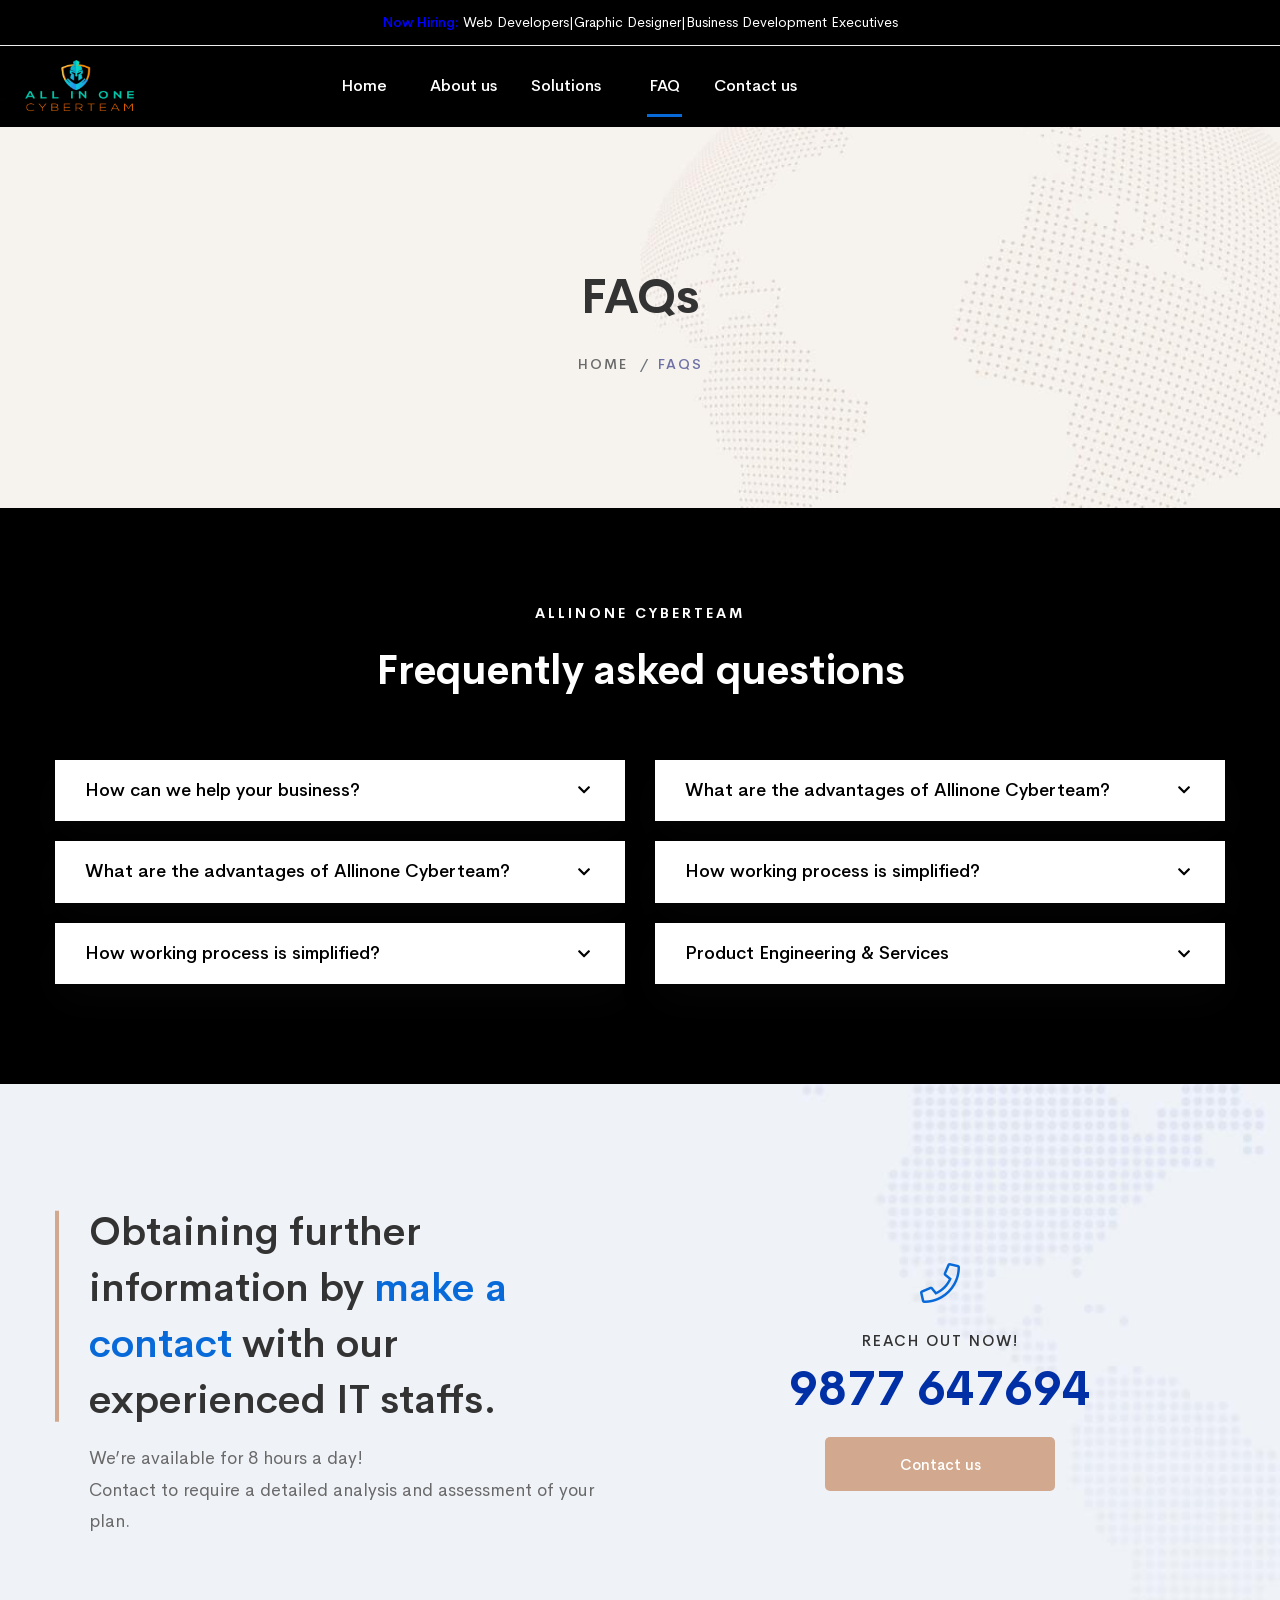
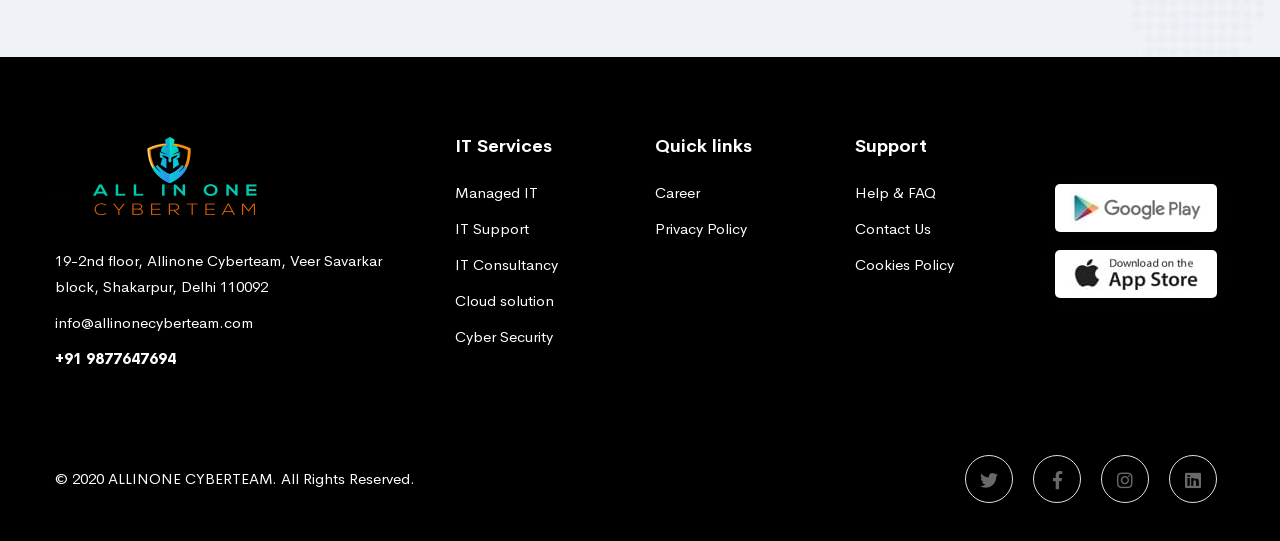
<file: faqs.html>
﻿<!DOCTYPE html>
<html class="no-js" lang="zxx">

<head>
    <meta charset="utf-8">
    <meta http-equiv="X-UA-Compatible" content="IE=edge">
    <title>ALLINONE CYBERTEAM</title>
    <meta name="description" content="">
    <meta name="viewport" content="width=device-width, initial-scale=1">
    <!-- Favicon -->
    <link rel="icon" href="assets\images\logo4.ico">

    <!-- CSS
        ============================================ -->

    <link rel="stylesheet" href="assets\css\vendor\vendor.min.css">
    <link rel="stylesheet" href="assets\css\plugins\plugins.min.css">


    <!-- Main Style CSS -->
    <link rel="stylesheet" href="assets\css\style.css">

</head>

<body>


    <div class="preloader-activate preloader-active open_tm_preloader">
        <div class="preloader-area-wrap">
            <div class="spinner d-flex justify-content-center align-items-center h-100">
                <div class="bounce1"></div>
                <div class="bounce2"></div>
                <div class="bounce3"></div>
            </div>
        </div>
    </div>


    <!--====================  header area ====================-->
    <div class="header-area header-area--default">

        <!-- Header Top Wrap Start -->
        <div class="header-top-wrap border-bottom">
            <div class="container-fluid" style="color: white;">
                <div class="row">
                    <div class="col-lg-12">
                        <p class="text-center top-message"><a href="careers.html" style="color: #00ff;">Now Hiring:</a>  Web Developers|Graphic Designer|Business Development Executives</p>
                    </div>
                </div>
            </div>
        </div>
        <!-- Header Top Wrap End -->

        <!-- Header Bottom Wrap Start -->
        <div class="header-bottom-wrap header-sticky">
            <div class="container-fluid">
                <div class="row">
                    <div class="col-lg-12">
                        <div class="header default-menu-style position-relative">

                            <!-- brand logo -->
                            <div class="header__logo">
                                <a href="index.html">
                                    <img src="assets\images\web.png" style="width: 250px;" class="img-fluid" alt="">
                                </a>
                            </div>

                            <!-- header midle box  -->
                          <div class="header-midle-box">
                                <div class="header-bottom-wrap d-md-block d-none">
                                    <div class="header-bottom-inner">
                                        <div class="header-bottom-left-wrap">
                                          <div class="header__navigation d-none d-xl-block">
                                    <nav class="navigation-menu primary-menu">
                                        <ul>
                                            <li class="">
                                                <a href="index.html"><span style="color: white;">Home</span></a>
                                             <!--    <ul class="submenu">
                                                    <li><a href="index-infotechno.html"><span>Infotechno</span></a></li>
                                                    <li><a href="index-processing.html"><span>Processing</span></a></li>
                                                    <li><a href="index-appointment.html"><span>Appointment</span></a></li>
                                                    <li><a href="index-services.html"><span>Services</span></a></li>
                                                    <li><a href="index-resolutions.html"><span>Resolutions</span></a></li>
                                                    <li><a href="index-cybersecurity.html"><span>Cybersecurity</span></a></li>
                                                </ul> -->
                                            </li>
                                            <li class="">
                                                <a href="about-us-02.html"><span style="color: white;">About us</span></a>
                                                <!-- <ul class="submenu">
                                                    <li class="has-children">
                                                        <a href="about-us-01.html"><span>About us</span></a>
                                                        <ul class="submenu">
                                                            <li><a href="about-us-01.html"><span>About us 01</span></a></li>
                                                            <li><a href="about-us-02.html"><span>About us 02</span></a></li>
                                                            <li class="has-children">
                                                                <a href="#"><span>Submenu Level Two</span></a>
                                                                <ul class="submenu">
                                                                    <li><a href="#"><span>Submenu Level Three</span></a></li>
                                                                    <li><a href="#"><span>Submenu Level Three</span></a></li>
                                                                    <li><a href="#"><span>Submenu Level Three</span></a></li>
                                                                </ul>
                                                            </li>
                                                        </ul>
                                                    </li>
                                                    <li><a href="contact-us.html"><span>Contact us</span></a></li>
                                                    <li><a href="leadership.html"><span>Leadership</span></a></li>
                                                    <li><a href="why-choose-us.html"><span>Why choose us</span></a></li>
                                                    <li><a href="our-history.html"><span>Our history</span></a></li>
                                                    <li><a href="faqs.html"><span>FAQs</span></a></li>
                                                    <li><a href="careers.html"><span>Careers</span></a></li>
                                                    <li><a href="pricing-plans.html"><span>Pricing plans</span></a></li>
                                                </ul>
                                            </li>
 -->                                            <li class="has-children has-children--multilevel-submenu">
                                                <a href="#"><span style="color: white;">Solutions</span></a>
                                                 <ul class="submenu">
                                                    <li><a href="it-services.html"><span style="color: black;">IT Services</span></a></li>
                                                    <li><a href="cyber-services.html"><span>Cyber services</span style="color: black;"></a></li>
                                                    <li><a href="industries.html"><span style="color: black;">Industrial training</span></a></li>
                                                   <!--  <li><a href="business-solution.html"><span>Business solution</span></a></li> -->
                                                  <!--   <li><a href="it-services-details.html"><span>IT Services Details</span></a></li> -->
                                                </ul> 
                                            </li>
                                             <li class="">
                                                <a href="faqs.html"><span style="color: white;">FAQ</span></a>
                                                <!-- mega menu -->
                                                <!-- <ul class="megamenu megamenu--mega">
                                                    <li>
                                                        <h2 class="page-list-title">ELEMENT GROUP 01</h2>
                                                        <ul>
                                                            <li><a href="element-accordion.html"><span>Accordions & Toggles</span></a></li>
                                                            <li><a href="element-box-icon.html"><span>Box Icon</span></a></li>
                                                            <li><a href="element-box-image.html"><span>Box Image</span></a></li>
                                                            <li><a href="element-box-large-image.html"><span>Box Large Image</span></a></li>
                                                            <li><a href="element-buttons.html"><span>Buttons</span></a></li>
                                                            <li><a href="element-cta.html"><span>Call to action</span></a></li>
                                                            <li><a href="element-client-logo.html"><span>Client Logo</span></a></li>
                                                            <li><a href="element-countdown.html"><span>Countdown</span></a></li>
                                                        </ul>
                                                    </li>
                                                    <li>
                                                        <h2 class="page-list-title">ELEMENT GROUP 02</h2>
                                                        <ul>
                                                            <li><a href="element-counters.html"><span>Counters</span></a></li>
                                                            <li><a href="element-dividers.html"><span>Dividers</span></a></li>
                                                            <li><a href="element-flexible-image-slider.html"><span>Flexible image slider</span></a></li>
                                                            <li><a href="element-google-map.html"><span>Google Map</span></a></li>
                                                            <li><a href="element-gradation.html"><span>Gradation</span></a></li>
                                                            <li><a href="element-instagram.html"><span>Instagram</span></a></li>
                                                            <li><a href="element-lists.html"><span>Lists</span></a></li>
                                                            <li><a href="element-message-box.html"><span>Message box</span></a></li>
                                                        </ul>
                                                    </li>
                                                    <li>
                                                        <h2 class="page-list-title">ELEMENT GROUP 03</h2>
                                                        <ul>
                                                            <li><a href="element-popup-video.html"><span>Popup Video</span></a></li>
                                                            <li><a href="element-pricing-box.html"><span>Pricing Box</span></a></li>
                                                            <li><a href="element-progress-bar.html"><span>Progress Bar</span></a></li>
                                                            <li><a href="element-progress-circle.html"><span>Progress Circle</span></a></li>
                                                            <li><a href="element-rows-columns.html"><span>Rows & Columns</span></a></li>
                                                            <li><a href="element-social-networks.html"><span>Social Networks</span></a></li>
                                                            <li><a href="element-tabs.html"><span>Tabs</span></a></li>
                                                            <li><a href="element-team-member.html"><span>Team member</span></a></li>
                                                        </ul>
                                                    </li>
                                                    <li>
                                                        <h2 class="page-list-title">ELEMENT GROUP 04</h2>
                                                        <ul>
                                                            <li><a href="element-testimonials.html"><span>Testimonials</span></a></li>
                                                            <li><a href="element-timeline.html"><span>Timeline</span></a></li>
                                                            <li><a href="element-carousel-sliders.html"><span>Carousel Sliders</span></a></li>
                                                            <li><a href="element-typed-text.html"><span>Typed Text</span></a></li>
                                                        </ul>
                                                     </li>
                                                </ul>
                                            </li> -->
                                            <li class="">
                                                <a href="contact-us.html"><span style="color: white;">Contact us</span></a>
                                                <!-- multilevel submenu -->
                                              <!--   <ul class="submenu">
                                                    <li><a href="case-studies.html"><span>Case Studies 01</span></a></li>
                                                    <li><a href="case-studies-02.html"><span>Case Studies 02</span></a></li>
                                                    <li><a href="single-smart-vision.html"><span>Single Layout</span></a></li>
                                                </ul> -->
                                            </li> 
                                      <!--  <li class="">
                                                <a href="blog-list-large-image.html"><span style="color: white;">Blog</span></a> -->
                                                <!-- multilevel submenu 
                                                <ul class="submenu">
                                                    <li><a href="blog-list-large-image.html"><span>List Large Image</span></a></li>
                                                    <li><a href="blog-list-left-large-image.html"><span>Left Large Image</span></a></li>
                                                    <li><a href="blog-grid-classic.html"><span>Grid Classic</span></a></li>
                                                    <li><a href="blog-grid-masonry.html"><span>Grid Masonry</span></a></li>
                                                    <li class="has-children">
                                                        <a href="blog-post-layout-one.html"><span>Single Layouts</span></a>
                                                        <ul class="submenu">
                                                            <li><a href="blog-post-layout-one.html"><span>Left Sidebar</span></a></li>
                                                            <li><a href="blog-post-right-sidebar.html"><span>Right Sidebar</span></a></li>
                                                            <li><a href="blog-post-no-sidebar.html"><span>No Sidebar</span></a></li>
                                                        </ul>-->
                                                    </li>
                                                </ul>
                                            </li>
                                        </ul>
                                    </nav>
                                </div>
                            </div>

                         <!--    <div class="header-search-form">
                                <form action="#" class="search-form-top style-02">
                                    <input class="search-field" type="text" placeholder="Search…">
                                    <button class="search-submit">
                                        <i class="search-btn-icon fa fa-search"></i>
                                    </button>
                                </form>
                            </div> -->
                        </div>
                    </div>
                </div>


                <!-- header right box -->
                            <div class="header-right-box">
                                <div class="header-right-inner" id="hidden-icon-wrapper">

                                   

                                <!-- mobile menu -->
                                <div class="mobile-navigation-icon d-block d-xl-none" id="mobile-menu-trigger">
                                    <i></i>
                                </div>
                                <!-- hidden icons menu -->
                                <div class="hidden-icons-menu d-block d-md-none" id="hidden-icon-trigger">
                                    <a href="javascript:void(0)">
                                        <i class="far fa-ellipsis-h-alt"></i>
                                    </a>
                                </div>
                            </div>

                        </div>
                    </div>
                </div>
            </div>
        </div>
        <!-- Header Bottom Wrap End -->
            </div>
        </div>

    </div>
    <!--====================  End of header area  ====================-->






















    <!-- breadcrumb-area start -->
    <div class="breadcrumb-area">
        <div class="container">
            <div class="row">
                <div class="col-12">
                    <div class="breadcrumb_box text-center">
                        <h2 class="breadcrumb-title">FAQs </h2>
                        <!-- breadcrumb-list start -->
                        <ul class="breadcrumb-list">
                            <li class="breadcrumb-item"><a href="index.html">Home</a></li>
                            <li class="breadcrumb-item active">FAQs </li>
                        </ul>
                        <!-- breadcrumb-list end -->
                    </div>
                </div>
            </div>
        </div>
    </div>
    <!-- breadcrumb-area end -->











    <div class="site-wrapper-reveal">
        <!--====================  Accordion area ====================-->
        <div class="accordion-wrapper section-space--ptb_100">
            <div class="container">

                <div class="row">
                    <div class="col-lg-12">
                        <!-- section-title-wrap Start -->
                        <div class="section-title-wrap text-center section-space--mb_20">
                            <h6 class="section-sub-title mb-20" style="color: white;">ALLINONE CYBERTEAM</h6>
                            <h3 class="heading" style="color: white;">Frequently asked questions</h3>
                        </div>
                        <!-- section-title-wrap Start -->
                    </div>
                </div>

                <div class="row">
                    <div class="col-lg-6">
                        <div class="faq-wrapper  section-space--mt_40">
                            <div id="accordion">
                                <div class="card">
                                    <div class="card-header" id="headingTwo">
                                        <h5 class="mb-0">
                                            <button class="btn-link collapsed" data-toggle="collapse" data-target="#collapseTwo" aria-expanded="false" aria-controls="collapseTwo">
                                                How can we help your business?<span> <i class="fas fa-chevron-down"></i>
                                            <i class="fas fa-chevron-up"></i> </span>
                                            </button>
                                        </h5>
                                    </div>
                                    <div id="collapseTwo" class="collapse" aria-labelledby="headingTwo" data-parent="#accordion">
                                        <div class="card-body">
                                            <p>Allinone cyberteam takes into consideration every little detail to make sure the system run smoothly and responsively. Allinone cyberteam employs a new technique called Minified Technology for securing customer's database & building up highly confidential firewalls. </p>
                                        </div>
                                    </div>
                                </div>
                                <div class="card">
                                    <div class="card-header" id="headingThree">
                                        <h5 class="mb-0">
                                            <button class="btn-link collapsed" data-toggle="collapse" data-target="#collapseThree" aria-expanded="false" aria-controls="collapseThree">
                                                What are the advantages of Allinone Cyberteam? <span> <i class="fas fa-chevron-down"></i>
                                            <i class="fas fa-chevron-up"></i> </span>
                                            </button>
                                        </h5>
                                    </div>
                                    <div id="collapseThree" class="collapse" aria-labelledby="headingThree" data-parent="#accordion">
                                        <div class="card-body">
                                            <p>We reduce redundant complex calculations and lengthy erroneous code texts with simpler ones to ensure Mitech would run seamlessly and the design is reserved in its best form when viewed from a wide range of mobile devices & browsers. </p>
                                        </div>
                                    </div>
                                </div>
                                <div class="card">
                                    <div class="card-header" id="headingFour">
                                        <h5 class="mb-0">
                                            <button class="collapsed" data-toggle="collapse" data-target="#collapseFour" aria-expanded="false" aria-controls="collapseFour">
                                                How working process is simplified?<span> <i class="fas fa-chevron-down"></i>
                                            <i class="fas fa-chevron-up"></i> </span>
                                            </button>
                                        </h5>
                                    </div>
                                    <div id="collapseFour" class="collapse" aria-labelledby="headingFour" data-parent="#accordion">
                                        <div class="card-body">
                                            <p>Our service offerings to enhance customer experience throughout the product lifecycle includes – test and repair, service management, and end-to-end warranty management. </p>
                                        </div>
                                    </div>
                                </div>
                            </div>

                        </div>
                    </div>

                    <div class="col-lg-6">
                        <!-- Start toggles -->
                        <div class="toggles-wrapper section-space--mt_40">
                            <div class="faq-wrapper">
                                <div id="faq-toggles">
                                    <div class="card">
                                        <div class="card-header" id="faq_2">
                                            <h5 class="mb-0">
                                                <button class="btn-link collapsed" data-toggle="collapse" data-target="#faq_two" aria-expanded="false" aria-controls="faq_two">
                                                    What are the advantages of Allinone Cyberteam?<span> <i class="fas fa-chevron-down"></i>
                                            <i class="fas fa-chevron-up"></i> </span>
                                                </button>
                                            </h5>
                                        </div>
                                        <div id="faq_two" class="collapse" aria-labelledby="faq_2">
                                            <div class="card-body">
                                                <p>Allinone Cyberteam takes into consideration every little detail to make sure the system run smoothly and responsively. Allinone Cyberteam employs a new technique called Minified Technology for securing customer's database & building up highly confidential firewalls. </p>
                                            </div>
                                        </div>
                                    </div>
                                    <div class="card">
                                        <div class="card-header" id="faq_3">
                                            <h5 class="mb-0">
                                                <button class="btn-link collapsed" data-toggle="collapse" data-target="#faq_three" aria-expanded="false" aria-controls="faq_three">
                                                    How working process is simplified? <span> <i class="fas fa-chevron-down"></i>
                                            <i class="fas fa-chevron-up"></i> </span>
                                                </button>
                                            </h5>
                                        </div>
                                        <div id="faq_three" class="collapse" aria-labelledby="faq_3">
                                            <div class="card-body">
                                                <p>We reduce redundant complex calculations and lengthy erroneous code texts with simpler ones to ensure Allinone Cyberteam would run seamlessly and the design is reserved in its best form when viewed from a wide range of mobile devices & browsers. </p>
                                            </div>
                                        </div>
                                    </div>
                                    <div class="card">
                                        <div class="card-header" id="faq_4">
                                            <h5 class="mb-0">
                                                <button class="collapsed" data-toggle="collapse" data-target="#faq_four" aria-expanded="false" aria-controls="faq_four">
                                                    Product Engineering & Services <span> <i class="fas fa-chevron-down"></i>
                                                <i class="fas fa-chevron-up"></i> </span>
                                                </button>
                                            </h5>
                                        </div>
                                        <div id="faq_four" class="collapse" aria-labelledby="faq_4" data-parent="#faq-toggles">
                                            <div class="card-body">
                                                <p>We are available to freelance hiring with on-demand extra services, including WordPress site design/ redesign, WordPress installation, all-in-one customization, video production, video editing and stop motion video producing.</p>
                                            </div>
                                        </div>
                                    </div>
                                </div>
                            </div>
                        </div>
                        <!-- End toggles -->
                    </div>
                </div>
            </div>
        </div>
        <!--====================  Accordion area  ====================-->


        <!--====================  Accordion area ====================-->
        
        <!--====================  Conact us Section Start ====================-->
        <div class="contact-us-section-wrappaer infotechno-contact-us-bg section-space--ptb_120">
            <div class="container">
                <div class="row align-items-center">
                    <div class="col-lg-6 col-lg-6">
                        <div class="conact-us-wrap-one">
                            <h3 class="heading">Obtaining further information by <span class="text-color-primary">make a contact</span> with our experienced IT staffs. </h3>

                            <div class="sub-heading">We’re available for 8 hours a day!<br>Contact to require a detailed analysis and assessment of your plan.</div>

                            </div>
                        </div>

                        <div class="col-lg-6 col-lg-6">
                            <div class="contact-info-one text-center">
                                <div class="icon">
                                    <span class="fal fa-phone"></span>
                                </div>
                                <h6 class="heading font-weight--reguler">Reach out now!</h6>
                                <h2 class="call-us"><a href="tel:190068668">9877 647694</a></h2>
                                <div class="contact-us-button mt-20">
                                    <a href="contact-us.html" class="btn btn--secondary">Contact us</a>
                                </div>
                            </div>
                        </div>
                    </div>
                </div>
            </div>
            <!--====================  Conact us Section End  ====================-->

        </div>


        <!--====================  footer area ====================-->
      <div class="footer-area-wrapper bg-gray" style="color: white;">
        <div class="footer-area section-space--ptb_80">
            <div class="container">
                <div class="row footer-widget-wrapper">
                    <div class="col-lg-4 col-md-6 col-sm-6 footer-widget">
                        <div class="footer-widget__logo mb-30">
                            <img src="assets\images\web.png" style="width: 250px;"   class="img-fluid" alt="">
                        </div>
                        <ul class="footer-widget__list">
                            <li>19-2nd floor, Allinone Cyberteam, Veer Savarkar block, Shakarpur, Delhi 110092</li>
                            <li><a href="mailto:info@allinonecyberteam.com" class="hover-style-link">info@allinonecyberteam.com</a></li>
                            <li><a href="tel:9877647694" class="hover-style-link text-white  font-weight--bold">+91 9877647694</a></li>
                           <!--  <li><a href="https://hasthemes.com/" class="hover-style-link text-color-primary"></a></li> -->
                        </ul>
                    </div>
                    <div class="col-lg-2 col-md-4 col-sm-6 footer-widget">
                        <h6 class="footer-widget__title mb-20" style="color: white;">IT Services</h6>
                        <ul class="footer-widget__list">
                            <li><a href="it-services.html" class="hover-style-link">Managed IT</a></li>
                            <li><a href="it-services.html" class="hover-style-link">IT Support</a></li>
                            <li><a href="it-services.html" class="hover-style-link">IT Consultancy</a></li>
                            <li><a href="it-services.html" class="hover
                                -style-link">Cloud solution</a></li>
                            <li><a href="managed-it-services.html" class="hover-style-link">Cyber Security</a></li>
                        </ul>
                    </div>
                    <div class="col-lg-2 col-md-4 col-sm-6 footer-widget">
                        <h6 class="footer-widget__title mb-20" style="color: white;">Quick links</h6>
                        <ul class="footer-widget__list">
                            <li><a href="careers.html" class="hover-style-link">Career</a></li>
                            <!-- <li><a href="#" class="hover-style-link">Terms of Payment</a></li> -->
                            <li><a href="policy.html" class="hover-style-link">Privacy Policy</a></li>
                            <!-- <li><a href="#" class="hover-style-link">Where to Find Us</a></li>
                        </ul> -->
                    </div>
                    <div class="col-lg-2 col-md-4 col-sm-6 footer-widget">
                        <h6 class="footer-widget__title mb-20" style="color: white;">Support</h6>
                        <ul class="footer-widget__list">
                            <!-- <li><a href="#" class="hover-style-link">Forum Support</a></li> -->
                            <li><a href="contact-us.html" class="hover-style-link">Help & FAQ</a></li>
                            <li><a href="contact-us.html" class="hover-style-link">Contact Us</a></li>
                            <!-- <li><a href="#" class="hover-style-link">Pricing and plans</a></li> -->
                            <li><a href="coolies-policy.html" class="hover-style-link">Cookies Policy</a></li>
                        </ul>
                    </div>
                    <div class="col-lg-2 col-md-4 col-sm-6 footer-widget">
                        <div class="footer-widget__title section-space--mb_50"></div>
                        <ul class="footer-widget__list">
                            <li><a href="#" class="image_btn"><img class="img-fluid" src="assets\images\icons\aeroland-button-google-play.jpg" alt=""></a></li>
                            <li><a href="#" class="image_btn"><img class="img-fluid" src="assets\images\icons\aeroland-button-app-store.jpg" alt=""></a></li>
                        </ul>
                    </div>
                </div>
            </div>
        </div>
        <div class="footer-copyright-area section-space--pb_30">
            <div class="container">
                <div class="row align-items-center">
                    <div class="col-md-6 text-center text-md-left">
                        <span class="copyright-text" style="color: white;">&copy; 2020 ALLINONE CYBERTEAM. All Rights Reserved.</span>
                    </div>
                   <div class="col-md-6 text-center text-md-right">
                            <ul class="list ht-social-networks solid-rounded-icon">

                                <li class="item">
                                    <a href="https://twitter.com/AIO_Pvt_Ltd" target="_blank" aria-label="Twitter" class="social-link hint--bounce hint--top hint--primary">
                                        <i class="fab fa-twitter link-icon"></i>
                                    </a>
                                </li>
                                <li class="item">
                                    <a href="https://www.facebook.com/allinonecyberteam" target="_blank" aria-label="Facebook" class="social-link hint--bounce hint--top hint--primary">
                                        <i class="fab fa-facebook-f link-icon"></i>
                                    </a>
                                </li>
                                <li class="item">
                                    <a href="https://www.instagram.com/all.in.one.cyberteam" target="_blank" aria-label="Instagram" class="social-link hint--bounce hint--top hint--primary">
                                        <i class="fab fa-instagram link-icon"></i>
                                    </a>
                                </li>
                                <li class="item">
                                    <a href="https://www.linkedin.com/companyallinone-cyberteam" target="_blank" aria-label="Linkedin" class="social-link hint--bounce hint--top hint--primary">
                                        <i class="fab fa-linkedin link-icon"></i>
                                    </a>
                            </li>
                        </ul>
                    </div>
                </div>
            </div>
        </div>
    </div>
    <!--====================  End of footer area  ====================-->

        <!--====================  End of footer area  ====================-->









        <!-- Start Toolbar -->
        <div class="demo-option-container">
            <!-- Start Toolbar -->
           <!--  <div class="aeroland__toolbar">
                <div class="inner">
                    <a class="quick-option hint--bounce hint--left hint--black primary-color-hover-important" href="#" aria-label="Quick Options">
                        <i class="fal fa-project-diagram"></i>
                    </a>
                    <a class="hint--bounce hint--left hint--black primary-color-hover-important" target="_blank" href="https://hasthemes.com/contact-us/" aria-label="Support Center">
                        <i class="fal fa-life-ring"></i>
                    </a>
                    <a class="hint--bounce hint--left hint--black primary-color-hover-important" target="_blank" href="https://themeforest.net/item/mitech-it-solutions-html-template/24906742?ref=AslamHasib" aria-label="Purchase Mitech">
                        <i class="fal fa-shopping-cart"></i>
                    </a>
                </div>
            </div> -->
            <!-- End Toolbar -->
            <!-- Start Quick Link -->
            <div class="demo-option-wrapper">
                <div class="demo-panel-header">
                    <div class="title">
                        <h6 class="heading mt-30">IT Solutions Mitech - Technology, IT Solutions & Services Html5 Template</h6>
                    </div>

                    <div class="panel-btn mt-20">
                        <a class="ht-btn ht-btn-md" href="https://themeforest.net/item/mitech-it-solutions-html-template/24906742?ref=AslamHasib"><i class="far fa-shopping-cart mr-2"></i> Buy Now </a>
                    </div>
                </div>
                <div class="demo-quick-option-list">
                    <a class="link hint--bounce hint--black hint--top hint--dark" href="index-appointment.html" aria-label="Appointment">
                        <img class="img-fluid" src="assets\images\demo-images\home-01.jpg" alt="Images">
                    </a>
                    <a class="link hint--bounce hint--black hint--top hint--dark" href="index-infotechno.html" aria-label="Infotechno">
                        <img class="img-fluid" src="assets\images\demo-images\home-02.jpg" alt="Images">
                    </a>
                    <a class="link hint--bounce hint--black hint--top hint--dark" href="index-processing.html" aria-label="Processing">
                        <img class="img-fluid" src="assets\images\demo-images\home-03.jpg" alt="Images">
                    </a>
                    <a class="link hint--bounce hint--black hint--top hint--dark" href="index-services.html" aria-label="Services">
                        <img class="img-fluid" src="assets\images\demo-images\home-04.jpg" alt="Images">
                    </a>
                    <a class="link hint--bounce hint--black hint--top hint--dark" href="index-resolutions.html" aria-label="Resolutions">
                        <img class="img-fluid" src="assets\images\demo-images\home-05.jpg" alt="Images">
                    </a>
                    <a class="link hint--bounce hint--black hint--top hint--dark" href="index-cybersecurity.html" aria-label="Cybersecurity">
                        <img class="img-fluid" src="assets\images\demo-images\home-06.jpg" alt="Images">
                    </a>
                </div>
            </div>
            <!-- End Quick Link -->
        </div>
        <!-- End Toolbar -->
        <!--====================  scroll top ====================-->
        <a href="#" class="scroll-top" id="scroll-top">
            <i class="arrow-top fal fa-long-arrow-up"></i>
            <i class="arrow-bottom fal fa-long-arrow-up"></i>
        </a>
        <!--====================  End of scroll top  ====================-->

        <!--====================  mobile menu overlay ====================-->
        <div class="mobile-menu-overlay" id="mobile-menu-overlay">
            <div class="mobile-menu-overlay__inner">
                <div class="mobile-menu-overlay__header">
                    <div class="container-fluid">
                        <div class="row align-items-center">
                            <div class="col-md-6 col-8">
                                <!-- logo -->
                                <div class="logo">
                                    <a href="index.html">
                                        <img src="assets\images\logo\logo-dark.png" class="img-fluid" alt="">
                                    </a>
                                </div>
                            </div>
                            <div class="col-md-6 col-4">
                                <!-- mobile menu content -->
                                <div class="mobile-menu-content text-right">
                                    <span class="mobile-navigation-close-icon" id="mobile-menu-close-trigger"></span>
                                </div>
                            </div>
                        </div>
                    </div>
                </div>
                <div class="mobile-menu-overlay__body">
                    <nav class="offcanvas-navigation">
                        <ul>
                            <li class="has-children">
                                <a href="index.html">Home</a>
                                <ul class="sub-menu">
                                    <li><a href="index-infotechno.html"><span>Infotechno</span></a></li>
                                    <li><a href="index-processing.html"><span>Processing</span></a></li>
                                    <li><a href="index-appointment.html"><span>Appointment</span></a></li>
                                    <li><a href="index-services.html"><span>Services</span></a></li>
                                    <li><a href="index-resolutions.html"><span>Resolutions</span></a></li>
                                    <li><a href="index-cybersecurity.html"><span>cybersecurity</span></a></li>
                                </ul>
                            </li>
                            <li class="has-children">
                                <a href="#">Company</a>
                                <ul class="sub-menu">
                                    <li class="has-children">
                                        <a href="about-us-01.html"><span>About us</span></a>
                                        <ul class="sub-menu">
                                            <li><a href="about-us-01.html"><span>About us 01</span></a></li>
                                            <li><a href="about-us-02.html"><span>About us 02</span></a></li>
                                            <li class="has-children">
                                                <a href="#"><span>Submenu Level Two</span></a>
                                                <ul class="sub-menu">
                                                    <li><a href="#"><span>Submenu Level Three</span></a></li>
                                                    <li><a href="#"><span>Submenu Level Three</span></a></li>
                                                    <li><a href="#"><span>Submenu Level Three</span></a></li>
                                                </ul>
                                            </li>
                                        </ul>
                                    </li>
                                    <li><a href="contact-us.html"><span>Contact us</span></a></li>
                                    <li><a href="leadership.html"><span>Leadership</span></a></li>
                                    <li><a href="why-choose-us.html"><span>Why choose us</span></a></li>
                                    <li><a href="our-history.html"><span>Our history</span></a></li>
                                    <li><a href="faqs.html"><span>FAQs</span></a></li>
                                    <li><a href="careers.html"><span>Careers</span></a></li>
                                    <li><a href="pricing-plans.html"><span>Pricing plans</span></a></li>
                                </ul>
                            </li>
                            <li class="has-children">
                                <a href="#">IT solutions</a>
                                <ul class="sub-menu">
                                    <li><a href="it-services.html"><span>IT Services</span></a></li>
                                    <li><a href="managed-it-services.html"><span>Managed IT Services</span></a></li>
                                    <li><a href="industries.html"><span>Industries</span></a></li>
                                    <li><a href="business-solution.html"><span>Business solution</span></a></li>
                                    <li><a href="it-services-details.html"><span>IT Services Details</span></a></li>
                                </ul>
                            </li>
                            <li class="has-children">
                                <a href="#">Elements</a>
                                <ul class="sub-menu">
                                    <li class="has-children">
                                        <a href="#">Element Group 01</a>
                                        <ul class="sub-menu">
                                            <li><a href="element-accordion.html"><span>Accordions & Toggles</span></a></li>
                                            <li><a href="element-box-icon.html"><span>Box Icon</span></a></li>
                                            <li><a href="element-box-image.html"><span>Box Image</span></a></li>
                                            <li><a href="element-box-large-image.html"><span>Box Large Image</span></a></li>
                                            <li><a href="element-buttons.html"><span>Buttons</span></a></li>
                                            <li><a href="element-cta.html"><span>Call to action</span></a></li>
                                            <li><a href="element-client-logo.html"><span>Client Logo</span></a></li>
                                            <li><a href="element-countdown.html"><span>Countdown</span></a></li>
                                        </ul>
                                    </li>
                                    <li class="has-children">
                                        <a href="#">Element Group 02</a>
                                        <ul class="sub-menu">
                                            <li><a href="element-counters.html"><span>Counters</span></a></li>
                                            <li><a href="element-dividers.html"><span>Dividers</span></a></li>
                                            <li><a href="element-flexible-image-slider.html"><span>Flexible image slider</span></a></li>
                                            <li><a href="element-google-map.html"><span>Google Map</span></a></li>
                                            <li><a href="element-gradation.html"><span>Gradation</span></a></li>
                                            <li><a href="element-instagram.html"><span>Instagram</span></a></li>
                                            <li><a href="element-lists.html"><span>Lists</span></a></li>
                                            <li><a href="element-message-box.html"><span>Message box</span></a></li>
                                        </ul>
                                    </li>
                                    <li class="has-children">
                                        <a href="#">Element Group 03</a>
                                        <ul class="sub-menu">
                                            <li><a href="element-popup-video.html"><span>Popup Video</span></a></li>
                                            <li><a href="element-pricing-box.html"><span>Pricing Box</span></a></li>
                                            <li><a href="element-progress-bar.html"><span>Progress Bar</span></a></li>
                                            <li><a href="element-progress-circle.html"><span>Progress Circle</span></a></li>
                                            <li><a href="element-rows-columns.html"><span>Rows & Columns</span></a></li>
                                            <li><a href="element-social-networks.html"><span>Social Networks</span></a></li>
                                            <li><a href="element-tabs.html"><span>Tabs</span></a></li>
                                            <li><a href="element-team-member.html"><span>Team member</span></a></li>
                                        </ul>
                                    </li>
                                    <li class="has-children">
                                        <a href="#">Element Group 04</a>
                                        <ul class="sub-menu">
                                            <li><a href="element-testimonials.html"><span>Testimonials</span></a></li>
                                            <li><a href="element-timeline.html"><span>Timeline</span></a></li>
                                            <li><a href="element-carousel-sliders.html"><span>Carousel Sliders</span></a></li>
                                            <li><a href="element-typed-text.html"><span>Typed Text</span></a></li>
                                        </ul>
                                    </li>

                                </ul>
                            </li>
                            <li class="has-children">
                                <a href="javascript:void(0)">Case Studies</a>
                                <ul class="sub-menu">
                                    <li><a href="case-studies.html"><span>Case Studies 01</span></a></li>
                                    <li><a href="case-studies-02.html"><span>Case Studies 02</span></a></li>
                                    <li><a href="single-smart-vision.html"><span>Single Layout</span></a></li>
                                </ul>
                            </li>
                            <li class="has-children">
                                <a href="javascript:void(0)">Blogs</a>
                                <ul class="sub-menu">
                                    <li><a href="blog-list-large-image.html"><span>List Large Image</span></a></li>
                                    <li><a href="blog-list-left-large-image.html"><span>Left Large Image</span></a></li>
                                    <li><a href="blog-grid-classic.html"><span>Grid Classic</span></a></li>
                                    <li><a href="blog-grid-masonry.html"><span>Grid Masonry</span></a></li>
                                    <li class="has-children">
                                        <a href="blog-post-layout-one.html"><span>Single Layouts</span></a>
                                        <ul class="sub-menu">
                                            <li><a href="blog-post-layout-one.html"><span>Left Sidebar</span></a></li>
                                            <li><a href="blog-post-right-sidebar.html"><span>Right Sidebar</span></a></li>
                                            <li><a href="blog-post-no-sidebar.html"><span>No Sidebar</span></a></li>
                                        </ul>
                                    </li>
                                </ul>
                            </li>
                        </ul>
                    </nav>
                </div>
            </div>
        </div>
        <!--====================  End of mobile menu overlay  ====================-->







        <!--====================  search overlay ====================-->
        <div class="search-overlay" id="search-overlay">

            <div class="search-overlay__header">
                <div class="container-fluid">
                    <div class="row align-items-center">
                        <div class="col-md-6 ml-auto col-4">
                            <!-- search content -->
                            <div class="search-content text-right">
                                <span class="mobile-navigation-close-icon" id="search-close-trigger"></span>
                            </div>
                        </div>
                    </div>
                </div>
            </div>
            <div class="search-overlay__inner">
                <div class="search-overlay__body">
                    <div class="search-overlay__form">
                        <form action="#">
                            <input type="text" placeholder="Search">
                        </form>
                    </div>
                </div>
            </div>
        </div>
        <!--====================  End of search overlay  ====================-->

        <!-- JS
    ============================================ -->
        <!-- Modernizer JS -->
        <script src="assets\js\vendor\modernizr-2.8.3.min.js"></script>

        <!-- jQuery JS -->
        <script src="assets\js\vendor\jquery-3.3.1.min.js"></script>

        <!-- Bootstrap JS -->
        <script src="assets\js\vendor\bootstrap.min.js"></script>

        <!-- Swiper Slider JS -->
        <script src="assets\js\plugins\swiper.min.js"></script>

        <!-- Light gallery JS -->
        <script src="assets\js\plugins\lightgallery.min.js"></script>

        <!-- Waypoints JS -->
        <script src="assets\js\plugins\waypoints.min.js"></script>

        <!-- Counter down JS -->
        <script src="assets\js\plugins\countdown.min.js"></script>

        <!-- Isotope JS -->
        <script src="assets\js\plugins\isotope.min.js"></script>

        <!-- Masonry JS -->
        <script src="assets\js\plugins\masonry.min.js"></script>

        <!-- ImagesLoaded JS -->
        <script src="assets\js\plugins\images-loaded.min.js"></script>

        <!-- Wavify JS -->
        <script src="assets\js\plugins\wavify.js"></script>

        <!-- jQuery Wavify JS -->
        <script src="assets\js\plugins\jquery.wavify.js"></script>

        <!-- circle progress JS -->
        <script src="assets\js\plugins\circle-progress.min.js"></script>

        <!-- counterup JS -->
        <script src="assets\js\plugins\counterup.min.js"></script>

        <!-- wow JS -->
        <script src="assets\js\plugins\wow.min.js"></script>

        <!-- animation text JS -->
        <script src="assets\js\plugins\animation-text.min.js"></script>

        <!-- Vivus JS -->
        <script src="assets\js\plugins\vivus.min.js"></script>

        <!-- Some plugins JS -->
        <script src="assets\js\plugins\some-plugins.js"></script>


        <!-- Plugins JS (Please remove the comment from below plugins.min.js for better website load performance and remove plugin js files from avobe) -->

        <!--
    <script src="assets/js/plugins/plugins.min.js"></script>
    -->

        <!-- Main JS -->
        <script src="assets\js\main.js"></script>


</body>

</html>
</file>
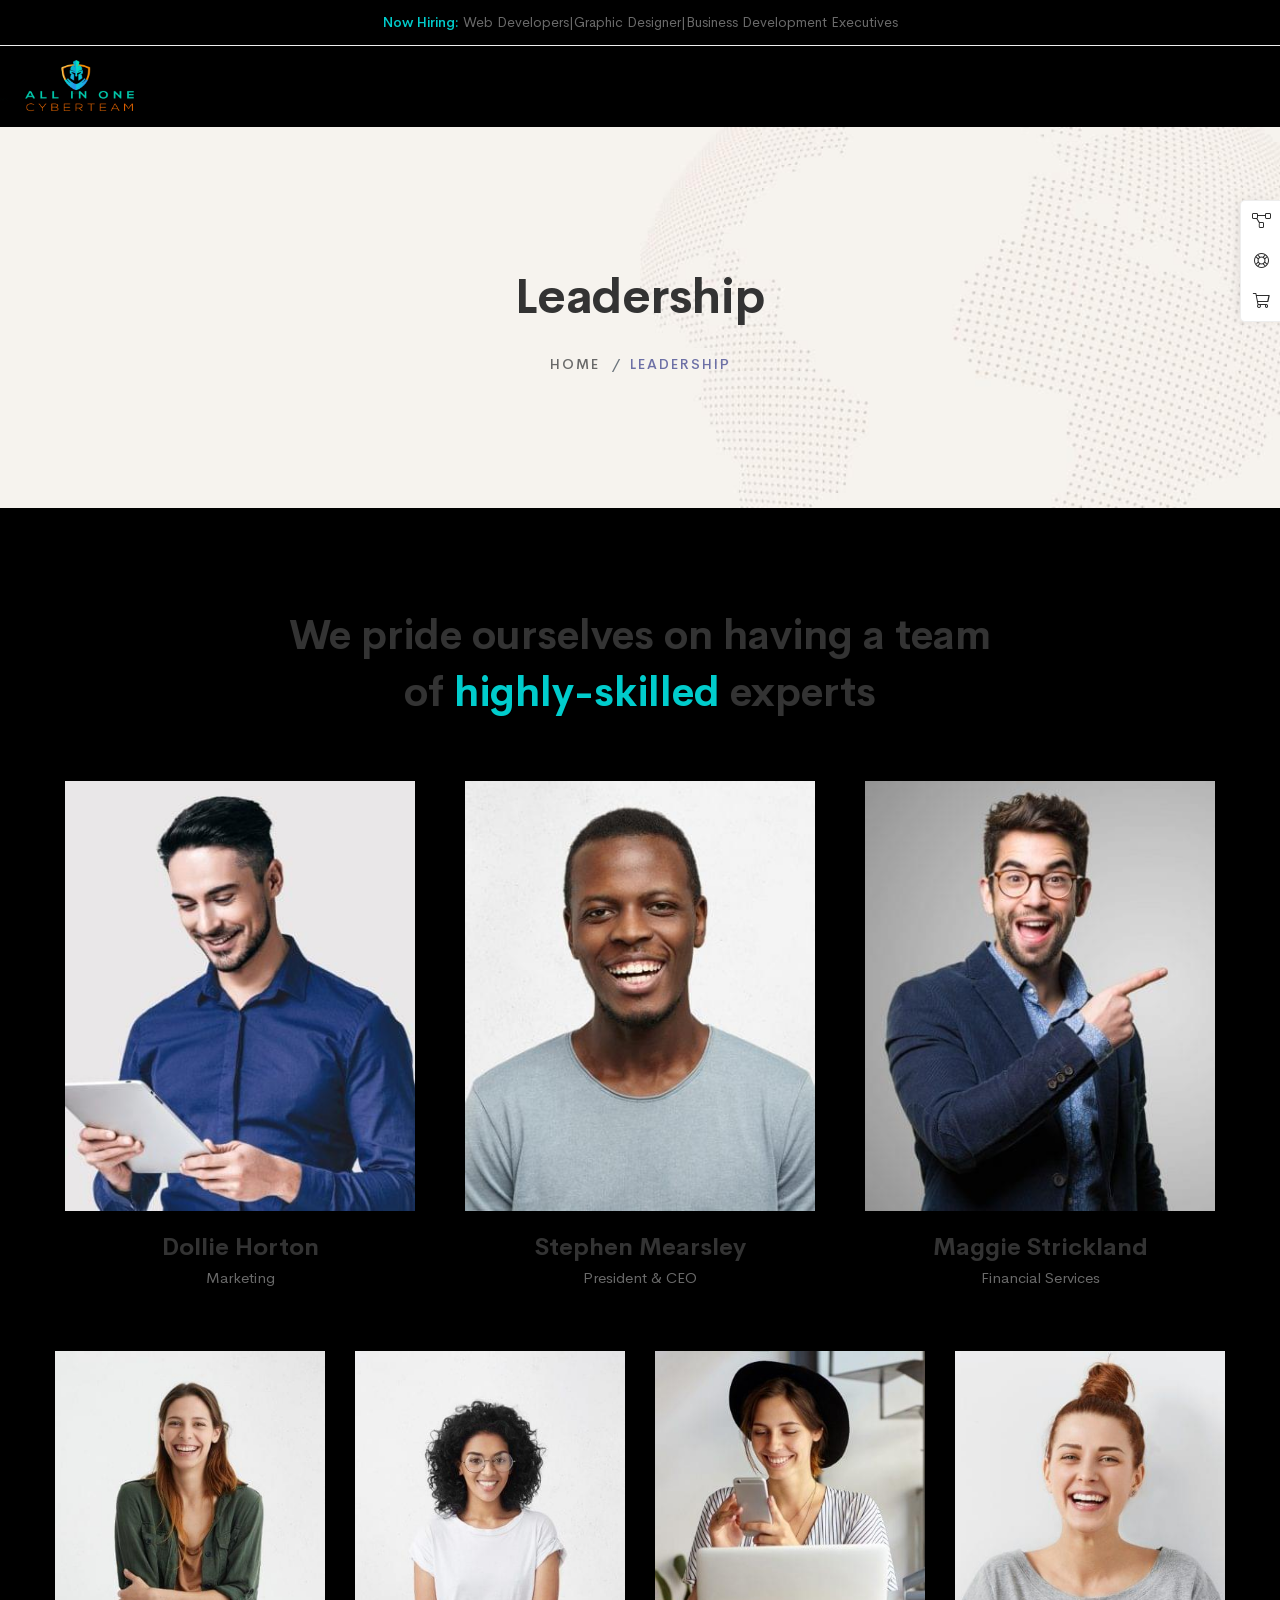
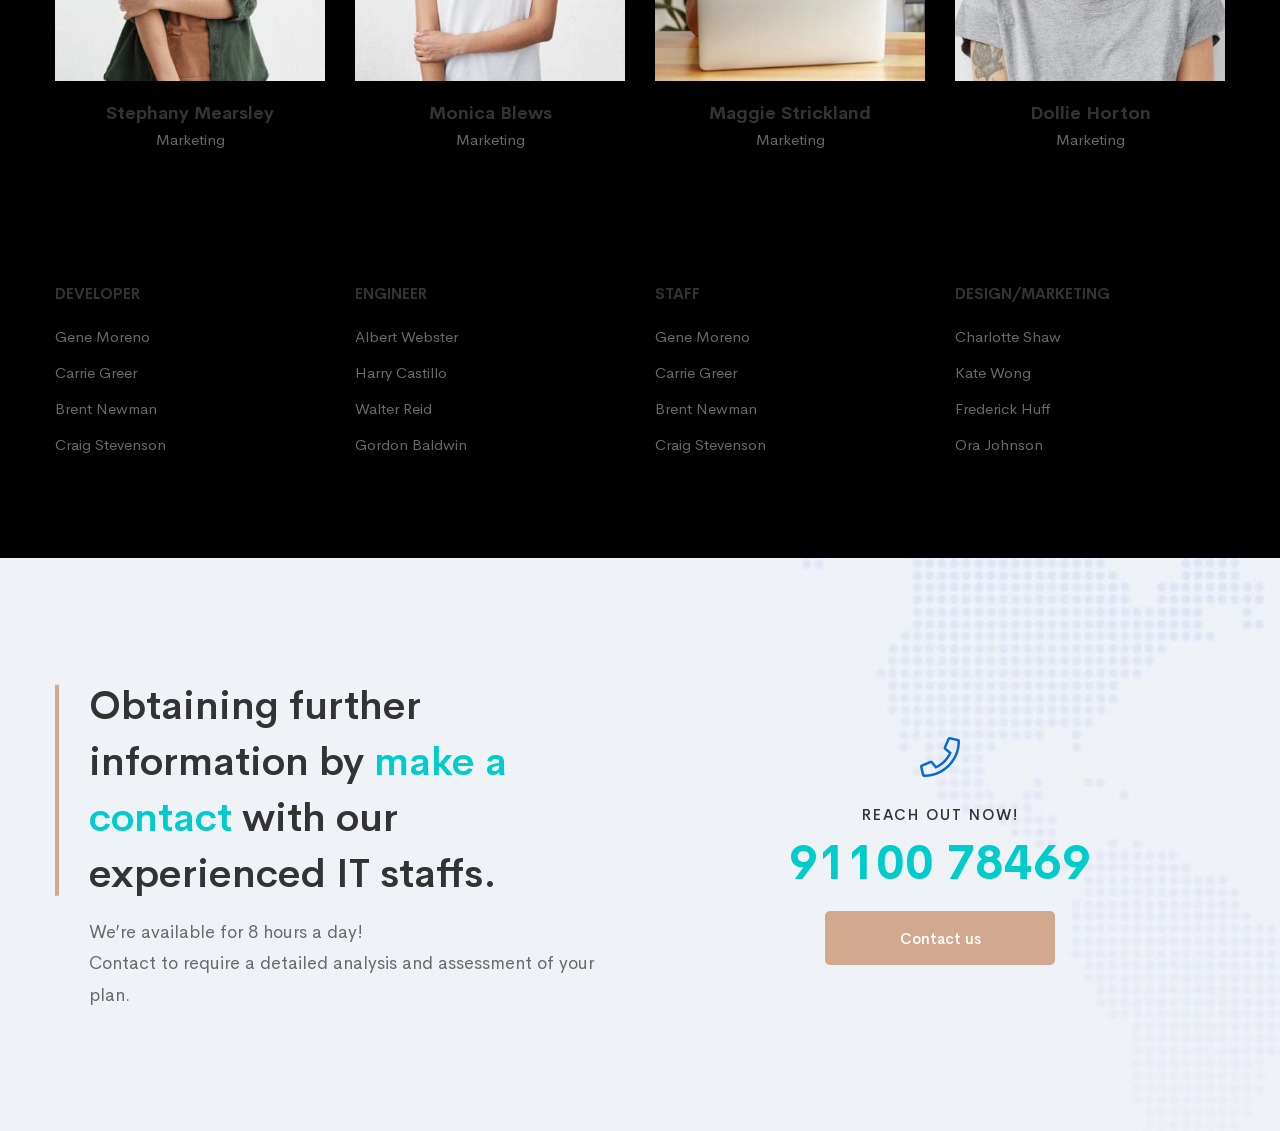
<file: leadership.html>
﻿<!DOCTYPE html>
<html class="no-js" lang="zxx">

<head>
    <meta charset="utf-8">
    <meta http-equiv="X-UA-Compatible" content="IE=edge">
    <title>ALLINONE CYBERTEAM</title>
    <meta name="description" content="">
    <meta name="viewport" content="width=device-width, initial-scale=1">
    <!-- Favicon -->
    <link rel="icon" href="assets\images\logo4.ico">

    <!-- CSS
        ============================================ -->

    <link rel="stylesheet" href="assets\css\vendor\vendor.min.css">
    <link rel="stylesheet" href="assets\css\plugins\plugins.min.css">


    <!-- Main Style CSS -->
    <link rel="stylesheet" href="assets\css\style.css">

</head>

<body>


    <div class="preloader-activate preloader-active open_tm_preloader">
        <div class="preloader-area-wrap">
            <div class="spinner d-flex justify-content-center align-items-center h-100">
                <div class="bounce1"></div>
                <div class="bounce2"></div>
                <div class="bounce3"></div>
            </div>
        </div>
    </div>


    <!--====================  header area ====================-->
    <div class="header-area header-area--default">

        <!-- Header Top Wrap Start -->
        <div class="header-top-wrap border-bottom">
            <div class="container-fluid">
                <div class="row">
                    <div class="col-lg-12">
                        <p class="text-center top-message"><a href="careers.html" style="color: #00cccc">Now Hiring:</a> Web Developers|Graphic Designer|Business Development Executives</p>
                    </div>
                </div>
            </div>
        </div>
        <!-- Header Top Wrap End -->

        <!-- Header Bottom Wrap Start -->
        <div class="header-bottom-wrap header-sticky">
            <div class="container-fluid">
                <div class="row">
                    <div class="col-lg-12">
                        <div class="header default-menu-style position-relative">

                            <!-- brand logo -->
                            <div class="header__logo">
                                <a href="index-cybersecurity.html">
                                    <img src="assets\images\web.png" style="width: 250px;" class="img-fluid" alt="">
                                </a>
                            </div>

                            <!-- header midle box  -->
                             <div class="header-midle-box">
                                <div class="header-bottom-wrap d-md-block d-none">
                                    <div class="header-bottom-inner">
                                        <div class="header-bottom-left-wrap">
                                            <!-- navigation menu -->
                                            <div class="header__navigation d-none d-xl-block">
                                                <nav class="navigation-menu primary-menu">
                                                    <ul>
                                                         <li class=""> 
                                                            <a href="index-cybersecurity.html"><span>Home</span></a>
                                                            <!-- <ul class="submenu">
                                                                <li><a href="index-infotechno.html"><span>Infotechno</span></a></li>
                                                                <li><a href="index-processing.html"><span>Processing</span></a></li>
                                                                <li><a href="index-appointment.html"><span>Appointment</span></a></li>
                                                                <li><a href="index-services.html"><span>Services</span></a></li>
                                                                <li><a href="index-resolutions.html"><span>Resolutions</span></a></li>
                                                                <li><a href="index-cybersecurity.html"><span>Cybersecurity</span></a></li>
                                                            </ul>
 -->                                                        </li>
                                                        <li class="">
                                                            <a href="about-us-02.html"><span>About us</span></a>
                                                            <!-- <ul class="submenu">
                                                                <li class="has-children">
                                                                    <a href="about-us-01.html"><span>About us</span></a>
                                                                    <ul class="submenu">
                                                                        <li><a href="about-us-01.html"><span>About us 01</span></a></li>
                                                                        <li><a href="about-us-02.html"><span>About us 02</span></a></li>
                                                                        <li class="has-children">
                                                                            <a href="#"><span>Submenu Level Two</span></a>
                                                                            <ul class="submenu">
                                                                                <li><a href="#"><span>Submenu Level Three</span></a></li>
                                                                                <li><a href="#"><span>Submenu Level Three</span></a></li>
                                                                                <li><a href="#"><span>Submenu Level Three</span></a></li>
                                                                            </ul>
                                                                        </li>
                                                                    </ul>
                                                                </li>
                                                                <li><a href="contact-us.html"><span>Contact us</span></a></li>
                                                                <li><a href="leadership.html"><span>Leadership</span></a></li>
                                                                <li><a href="why-choose-us.html"><span>Why choose us</span></a></li>
                                                                <li><a href="our-history.html"><span>Our history</span></a></li>
                                                                <li><a href="faqs.html"><span>FAQs</span></a></li>
                                                                <li><a href="careers.html"><span>Careers</span></a></li>
                                                                <li><a href="pricing-plans.html"><span>Pricing plans</span></a></li>
                                                            </ul>
                                                        </li> -->
                                                        <li class="has-children has-children--multilevel-submenu">
                                                            <a href="#"><span>Solutions</span></a>
                                                            <ul class="submenu">
                                                                <li><a href="it-services.html"><span>IT Services</span></a></li>
                                                                <li><a href="cyber-services.html"><span>Cyber services</span></a></li>
                                                                <li><a href="industries.html"><span>Industrial training</span></a></li>
                                                                <!-- <li><a href="business-solution.html"><span>Business solution</span></a></li> -->
                                                               <!--  <li><a href="it-services-details.html"><span>IT Services Details</span></a></li> -->
                                                            </ul>
                                                        </li>
                                                        <li class="">
                                                            <a href="faqs.html"><span>FAQ</span></a>
                                                            <!-- mega menu -->
                                                            <!-- <ul class="megamenu megamenu--mega">
                                                                <li>
                                                                    <h2 class="page-list-title">ELEMENT GROUP 01</h2>
                                                                    <ul>
                                                                        <li><a href="element-accordion.html"><span>Accordions & Toggles</span></a></li>
                                                                        <li><a href="element-box-icon.html"><span>Box Icon</span></a></li>
                                                                        <li><a href="element-box-image.html"><span>Box Image</span></a></li>
                                                                        <li><a href="element-box-large-image.html"><span>Box Large Image</span></a></li>
                                                                        <li><a href="element-buttons.html"><span>Buttons</span></a></li>
                                                                        <li><a href="element-cta.html"><span>Call to action</span></a></li>
                                                                        <li><a href="element-client-logo.html"><span>Client Logo</span></a></li>
                                                                        <li><a href="element-countdown.html"><span>Countdown</span></a></li>
                                                                    </ul>
                                                                </li>
                                                                <li>
                                                                    <h2 class="page-list-title">ELEMENT GROUP 02</h2>
                                                                    <ul>
                                                                        <li><a href="element-counters.html"><span>Counters</span></a></li>
                                                                        <li><a href="element-dividers.html"><span>Dividers</span></a></li>
                                                                        <li><a href="element-flexible-image-slider.html"><span>Flexible image slider</span></a></li>
                                                                        <li><a href="element-google-map.html"><span>Google Map</span></a></li>
                                                                        <li><a href="element-gradation.html"><span>Gradation</span></a></li>
                                                                        <li><a href="element-instagram.html"><span>Instagram</span></a></li>
                                                                        <li><a href="element-lists.html"><span>Lists</span></a></li>
                                                                        <li><a href="element-message-box.html"><span>Message box</span></a></li>
                                                                    </ul>
                                                                </li>
                                                                <li>
                                                                    <h2 class="page-list-title">ELEMENT GROUP 03</h2>
                                                                    <ul>
                                                                        <li><a href="element-popup-video.html"><span>Popup Video</span></a></li>
                                                                        <li><a href="element-pricing-box.html"><span>Pricing Box</span></a></li>
                                                                        <li><a href="element-progress-bar.html"><span>Progress Bar</span></a></li>
                                                                        <li><a href="element-progress-circle.html"><span>Progress Circle</span></a></li>
                                                                        <li><a href="element-rows-columns.html"><span>Rows & Columns</span></a></li>
                                                                        <li><a href="element-social-networks.html"><span>Social Networks</span></a></li>
                                                                        <li><a href="element-tabs.html"><span>Tabs</span></a></li>
                                                                        <li><a href="element-team-member.html"><span>Team member</span></a></li>
                                                                    </ul>
                                                                </li>
                                                                <li>
                                                                    <h2 class="page-list-title">ELEMENT GROUP 04</h2>
                                                                    <ul>
                                                                        <li><a href="element-testimonials.html"><span>Testimonials</span></a></li>
                                                                        <li><a href="element-timeline.html"><span>Timeline</span></a></li>
                                                                        <li><a href="element-carousel-sliders.html"><span>Carousel Sliders</span></a></li>
                                                                        <li><a href="element-typed-text.html"><span>Typed Text</span></a></li>
                                                                    </ul>
                                                                </li>
                                                            </ul>
                                                        </li> -->
                                                        <li class="">
                                                            <a href="contact-us.html"><span>Contact us</span></a>
                                                            <!-- multilevel submenu -->
                                                            <!-- <ul class="submenu">
                                                                <li><a href="case-studies.html"><span>Case Studies 01</span></a></li>
                                                                <li><a href="case-studies-02.html"><span>Case Studies 02</span></a></li>
                                                                <li><a href="single-smart-vision.html"><span>Single Layout</span></a></li>
                                                            </ul> -->
                                                        </li>
                                                      <!--   <li class="">
                                                            <a href="blog-list-large-image.html"><span>Blog</span></a> -->
                                                            <!-- multilevel submenu 
                                                            <ul class="submenu">
                                                                <li><a href="blog-list-large-image.html"><span>List Large Image</span></a></li>
                                                                <li><a href="blog-list-left-large-image.html"><span>Left Large Image</span></a></li>
                                                                <li><a href="blog-grid-classic.html"><span>Grid Classic</span></a></li>
                                                                <li><a href="blog-grid-masonry.html"><span>Grid Masonry</span></a></li>
                                                                <li class="has-children">
                                                                    <a href="blog-post-layout-one.html"><span>Single Layouts</span></a>
                                                                    <ul class="submenu">
                                                                        <li><a href="blog-post-layout-one.html"><span>Left Sidebar</span></a></li>
                                                                        <li><a href="blog-post-right-sidebar.html"><span>Right Sidebar</span></a></li>
                                                                        <li><a href="blog-post-no-sidebar.html"><span>No Sidebar</span></a></li>
                                                                    </ul>-->
                                                                </li>
                                                            </ul>
                                                        </li>
                                                    </ul>
                                                </nav>
                                            </div>
                                        </div>
                                    </div>
                                </div>

                            </div>

                            <!-- header right box -->
                            <div class="header-right-box">
                                <div class="header-right-inner" id="hidden-icon-wrapper">

                                    <!-- language-menu -->
                                <!--     <div class="language-menu">
                                        <ul>
                                            <li>
                                                <a href="#" class="">
                                                    <img class="ls-flag" src="assets\images\flags\en.png" alt="en" title="English">
                                                    <span class="wpml-ls-native">English</span>
                                                </a>

                                                <ul class="ls-sub-menu">
                                                    <li class="">
                                                        <a href="#" class="">
                                                            <img class="ls-flag" src="assets\images\flags\fr.png" alt="en" title="Français"><span class="wpml-ls-native">Français</span>
                                                        </a>
                                                    </li>
                                                    <li class="">
                                                        <a href="#" class="">
                                                            <img class="wpml-ls-flag" src="assets\images\flags\de.png" alt="de" title="Deutsch"><span class="wpml-ls-native">Deutsch</span>
                                                        </a>
                                                    </li>

                                                </ul>

                                            </li>

                                        </ul>
                                    </div> -->

                                    <!-- header-search-form -->
                                    <!-- <div class="header-search-form default-search">
                                        <form action="#" class="search-form-top">
                                            <input class="search-field" type="text" placeholder="Search…">
                                            <button class="search-submit">
                                                <i class="search-btn-icon fa fa-search"></i>
                                            </button>
                                        </form>
                                    </div>
                                </div> -->

                                <!-- mobile menu -->
                                <div class="mobile-navigation-icon d-block d-xl-none" id="mobile-menu-trigger">
                                    <i></i>
                                </div>
                                <!-- hidden icons menu -->
                                <div class="hidden-icons-menu d-block d-md-none" id="hidden-icon-trigger">
                                    <a href="javascript:void(0)">
                                        <i class="far fa-ellipsis-h-alt"></i>
                                    </a>
                                </div>
                            </div>

                        </div>
                    </div>
                </div>
            </div>
        </div>
        <!-- Header Bottom Wrap End -->


    </div>
    <!--====================  End of header area  ====================-->






















    <!-- breadcrumb-area start -->
    <div class="breadcrumb-area">
        <div class="container">
            <div class="row">
                <div class="col-12">
                    <div class="breadcrumb_box text-center">
                        <h2 class="breadcrumb-title">Leadership</h2>
                        <!-- breadcrumb-list start -->
                        <ul class="breadcrumb-list">
                            <li class="breadcrumb-item"><a href="index-cybersecurity.html">Home</a></li>
                            <li class="breadcrumb-item active">Leadership</li>
                        </ul>
                        <!-- breadcrumb-list end -->
                    </div>
                </div>
            </div>
        </div>
    </div>
    <!-- breadcrumb-area end -->











    <div class="site-wrapper-reveal">
        <!-- ============ Team Member Wrapper Start =============== -->
        <div class="team-member-wrapper section-space--pt_100 section-space--pb_70">
            <div class="container">
                <div class="row">
                    <div class="col-lg-12">
                        <div class="section-title section-space--mb_60 text-center">
                            <h3 class="heading">We pride ourselves on having a team <br> of <span class="text-color-primary" style="color: #00cccc">highly-skilled</span> experts</h3>
                        </div>
                    </div>
                </div>
                <div class="row ht-team-member-style-two">
                    <div class="col-lg-4 col-md-6 wow move-up">
                        <div class="grid-item">
                            <div class="ht-team-member">
                                <div class="team-image">
                                    <img class="img-fluid" src="assets\images\team\team-member-07-370x455.jpg" alt="">
                                    <div class="social-networks">
                                        <div class="inner">
                                            <a target="_blank" href="#" class=" hint--bounce  hint--top hint--theme-two" aria-label="Facebook"><i class="fab fa-facebook"></i>
                                            </a>
                                            <a target="_blank" href="#" class=" hint--bounce hint--top hint--theme-two" aria-label="Twitter"><i class="fab fa-twitter"></i>
                                            </a>
                                            <a target="_blank" href="#" class=" hint--bounce hint--top hint--theme-two" aria-label="Instagram"><i class="fab fa-instagram"></i>
                                            </a>
                                        </div>
                                    </div>
                                </div>
                                <div class="team-info text-center">
                                    <h5 class="name">Dollie Horton </h5>
                                    <div class="position">Marketing</div>
                                </div>
                            </div>
                        </div>
                    </div>
                    <div class="col-lg-4 col-md-6 wow move-up">
                        <div class="grid-item">
                            <div class="ht-team-member">
                                <div class="team-image">
                                    <img class="img-fluid" src="assets\images\team\team-member-01-370x455.jpg" alt="">
                                    <div class="social-networks">
                                        <div class="inner">
                                            <a target="_blank" href="#" class=" hint--bounce  hint--top hint--theme-two" aria-label="Facebook"><i class="fab fa-facebook"></i>
                                            </a>
                                            <a target="_blank" href="#" class=" hint--bounce hint--top hint--theme-two" aria-label="Twitter"><i class="fab fa-twitter"></i>
                                            </a>
                                            <a target="_blank" href="#" class=" hint--bounce hint--top hint--theme-two" aria-label="Instagram"><i class="fab fa-instagram"></i>
                                            </a>
                                        </div>
                                    </div>
                                </div>
                                <div class="team-info text-center">
                                    <h5 class="name">Stephen Mearsley </h5>
                                    <div class="position">President & CEO</div>
                                </div>
                            </div>
                        </div>
                    </div>
                    <div class="col-lg-4 col-md-6 wow move-up">
                        <div class="grid-item">
                            <div class="ht-team-member">
                                <div class="team-image">
                                    <img class="img-fluid" src="assets\images\team\team-member-06-370x455.jpg" alt="">
                                    <div class="social-networks">
                                        <div class="inner">
                                            <a target="_blank" href="#" class=" hint--bounce  hint--top hint--theme-two" aria-label="Facebook"><i class="fab fa-facebook"></i>
                                            </a>
                                            <a target="_blank" href="#" class=" hint--bounce hint--top hint--theme-two" aria-label="Twitter"><i class="fab fa-twitter"></i>
                                            </a>
                                            <a target="_blank" href="#" class=" hint--bounce hint--top hint--theme-two" aria-label="Instagram"><i class="fab fa-instagram"></i>
                                            </a>
                                        </div>
                                    </div>
                                </div>
                                <div class="team-info text-center">
                                    <h5 class="name">Maggie Strickland </h5>
                                    <div class="position">Financial Services</div>
                                </div>
                            </div>
                        </div>
                    </div>
                </div>
                <div class="row ht-team-member-style-three">

                    <div class="col-lg-3 col-md-6 wow move-up">
                        <div class="grid-item mb-30">
                            <div class="ht-team-member">
                                <div class="team-image">
                                    <img class="img-fluid" src="assets\images\team\team-member-04-370x452.jpg" alt="">
                                    <div class="social-networks">
                                        <div class="inner">
                                            <a target="_blank" href="#" class=" hint--bounce  hint--top hint--theme-two" aria-label="Facebook"><i class="fab fa-facebook"></i>
                                            </a>
                                            <a target="_blank" href="#" class=" hint--bounce hint--top hint--theme-two" aria-label="Twitter"><i class="fab fa-twitter"></i>
                                            </a>
                                            <a target="_blank" href="#" class=" hint--bounce hint--top hint--theme-two" aria-label="Instagram"><i class="fab fa-instagram"></i>
                                            </a>
                                        </div>
                                    </div>
                                </div>
                                <div class="team-info text-center">
                                    <h6 class="name">Stephany Mearsley </h6>
                                    <div class="position">Marketing</div>
                                </div>
                            </div>
                        </div>
                    </div>

                    <div class="col-lg-3 col-md-6 wow move-up">
                        <div class="grid-item  mb-30">
                            <div class="ht-team-member">
                                <div class="team-image">
                                    <img class="img-fluid" src="assets\images\team\team-member-05-370x452.jpg" alt="">
                                    <div class="social-networks">
                                        <div class="inner">
                                            <a target="_blank" href="#" class=" hint--bounce  hint--top hint--theme-two" aria-label="Facebook"><i class="fab fa-facebook"></i>
                                            </a>
                                            <a target="_blank" href="#" class=" hint--bounce hint--top hint--theme-two" aria-label="Twitter"><i class="fab fa-twitter"></i>
                                            </a>
                                            <a target="_blank" href="#" class=" hint--bounce hint--top hint--theme-two" aria-label="Instagram"><i class="fab fa-instagram"></i>
                                            </a>
                                        </div>
                                    </div>
                                </div>
                                <div class="team-info text-center">
                                    <h6 class="name">Monica Blews </h6>
                                    <div class="position">Marketing</div>
                                </div>
                            </div>
                        </div>
                    </div>

                    <div class="col-lg-3 col-md-6 wow move-up">
                        <div class="grid-item mb-30">
                            <div class="ht-team-member">
                                <div class="team-image">
                                    <img class="img-fluid" src="assets\images\team\team-member-03-370x452.jpg" alt="">
                                    <div class="social-networks">
                                        <div class="inner">
                                            <a target="_blank" href="#" class=" hint--bounce  hint--top hint--theme-two" aria-label="Facebook"><i class="fab fa-facebook"></i>
                                            </a>
                                            <a target="_blank" href="#" class=" hint--bounce hint--top hint--theme-two" aria-label="Twitter"><i class="fab fa-twitter"></i>
                                            </a>
                                            <a target="_blank" href="#" class=" hint--bounce hint--top hint--theme-two" aria-label="Instagram"><i class="fab fa-instagram"></i>
                                            </a>
                                        </div>
                                    </div>
                                </div>
                                <div class="team-info text-center">
                                    <h6 class="name">Maggie Strickland </h6>
                                    <div class="position">Marketing</div>
                                </div>
                            </div>
                        </div>
                    </div>

                    <div class="col-lg-3 col-md-6 wow move-up">
                        <div class="grid-item mb-30">
                            <div class="ht-team-member">
                                <div class="team-image">
                                    <img class="img-fluid" src="assets\images\team\team-member-02-370x452.jpg" alt="">
                                    <div class="social-networks">
                                        <div class="inner">
                                            <a target="_blank" href="#" class=" hint--bounce  hint--top hint--theme-two" aria-label="Facebook"><i class="fab fa-facebook"></i>
                                            </a>
                                            <a target="_blank" href="#" class=" hint--bounce hint--top hint--theme-two" aria-label="Twitter"><i class="fab fa-twitter"></i>
                                            </a>
                                            <a target="_blank" href="#" class=" hint--bounce hint--top hint--theme-two" aria-label="Instagram"><i class="fab fa-instagram"></i>
                                            </a>
                                        </div>
                                    </div>
                                </div>
                                <div class="team-info text-center">
                                    <h6 class="name">Dollie Horton </h6>
                                    <div class="position">Marketing</div>
                                </div>
                            </div>
                        </div>
                    </div>

                </div>

            </div>
        </div>
        <!-- ============ Team Member Wrapper End =============== -->

        <div class="list-member-area section-space--pb_70">
            <div class="container">
                <div class="row">
                    <div class="col-lg-3 col-md-6 team_member-list mb-30">
                        <h6 class="team__title mb-20">DEVELOPER</h6>
                        <ul class="footer-widget__list">
                            <li><a href="#" class="hover-style-default">Gene Moreno</a></li>
                            <li><a href="#" class="hover-style-default">Carrie Greer</a></li>
                            <li><a href="#" class="hover-style-default">Brent Newman</a></li>
                            <li><a href="#" class="hover-style-default">Craig Stevenson</a></li>
                        </ul>
                    </div>
                    <div class="col-lg-3 col-md-6 team_member-list mb-30">
                        <h6 class="team__title mb-20">Engineer</h6>
                        <ul class="footer-widget__list">
                            <li><a href="#" class="hover-style-default">Albert Webster</a></li>
                            <li><a href="#" class="hover-style-default">Harry Castillo</a></li>
                            <li><a href="#" class="hover-style-default">Walter Reid</a></li>
                            <li><a href="#" class="hover-style-default">Gordon Baldwin</a></li>
                        </ul>
                    </div>
                    <div class="col-lg-3 col-md-6 team_member-list mb-30">
                        <h6 class="team__title mb-20">Staff</h6>
                        <ul class="footer-widget__list">
                            <li><a href="#" class="hover-style-default">Gene Moreno</a></li>
                            <li><a href="#" class="hover-style-default">Carrie Greer</a></li>
                            <li><a href="#" class="hover-style-default">Brent Newman</a></li>
                            <li><a href="#" class="hover-style-default">Craig Stevenson</a></li>
                        </ul>
                    </div>
                    <div class="col-lg-3 col-md-6 team_member-list mb-30">
                        <h6 class="team__title mb-20">Design/Marketing</h6>
                        <ul class="footer-widget__list">
                            <li><a href="#" class="hover-style-default">Charlotte Shaw</a></li>
                            <li><a href="#" class="hover-style-default">Kate Wong</a></li>
                            <li><a href="#" class="hover-style-default">Frederick Huff</a></li>
                            <li><a href="#" class="hover-style-default">Ora Johnson</a></li>
                        </ul>
                    </div>
                </div>
            </div>
        </div>



        <!--====================  Conact us Section Start ====================-->
        <div class="contact-us-section-wrappaer infotechno-contact-us-bg section-space--ptb_120">
            <div class="container">
                <div class="row align-items-center">
                    <div class="col-lg-6 col-lg-6">
                        <div class="conact-us-wrap-one">
                            <h3 class="heading">Obtaining further information by <span class="text-color-primary" style="color: #00cccc">make a contact</span> with our experienced IT staffs. </h3>

                            <div class="sub-heading">We’re available for 8 hours a day!<br>Contact to require a detailed analysis and assessment of your plan.</div>

                            </div>
                        </div>

                        <div class="col-lg-6 col-lg-6">
                            <div class="contact-info-one text-center">
                                <div class="icon">
                                    <span class="fal fa-phone"></span>
                                </div>
                                <h6 class="heading font-weight--reguler">Reach out now!</h6>
                                <h2 class="call-us"><a href="tel:91100 78469" style="color: #00cccc">91100 78469</a></h2>
                                <div class="contact-us-button mt-20">
                                    <a href="#" class="btn btn--secondary">Contact us</a>
                                </div>
                            </div>
                        </div>
                    </div>
                </div>
            </div>
            <!--====================  Conact us Section End  ====================-->

        </div>


         <!--====================  footer area ====================-->
        <div class="footer-area-wrapper reveal-footer bg-gray">
            <div class="footer-area section-space--ptb_80">
                <div class="container">
                    <div class="row footer-widget-wrapper">
                        <div class="col-lg-4 col-md-6 col-sm-6 footer-widget">
                            <div class="footer-widget__logo mb-30">
                                <img src="assets\images\web png.png" style="width: 250px;" class="img-fluid" alt="">
                            </div>
                            <ul class="footer-widget__list">
                                <li>D 16, Veer shavarkar block, Delhi 110092</li>
                                <li><a href="mailto:contact@aeroland.com" class="hover-style-link">info@allinonecyberteam.com</a></li>
                                <li><a href="tel:123344556" class="hover-style-link text-black font-weight--bold">(+91) 9877647694</a></li>
                                <!-- <li><a href="https://hasthemes.com/" class="hover-style-link text-color-primary"></a></li> -->
                            </ul>
                        </div>
                        <div class="col-lg-2 col-md-4 col-sm-6 footer-widget">
                            <h6 class="footer-widget__title mb-20">IT Services</h6>
                            <ul class="footer-widget__list">
                                <li><a href="it-services.html" class="hover-style-link">Managed IT</a></li>
                                <li><a href="it-services.html" class="hover-style-link">IT Support</a></li>
                                <li><a href="it-services.html" class="hover-style-link">IT Consultancy</a></li>
                                <li><a href="it-services.html" class="hover-style-link">Cloud Computing</a></li>
                                <li><a href="cyber-services.html" class="hover-style-link">Cyber Security</a></li>
                            </ul>
                        </div>
                        <div class="col-lg-2 col-md-4 col-sm-6 footer-widget">
                            <h6 class="footer-widget__title mb-20">Quick links</h6>
                            <ul class="footer-widget__list">
                                <li><a href="#" class="hover-style-link">Pick up locations</a></li>
                                <li><a href="#" class="hover-style-link">Terms of Payment</a></li>
                                <li><a href="#" class="hover-style-link">Privacy Policy</a></li>
                                <li><a href="#" class="hover-style-link">Where to Find Us</a></li>
                            </ul>
                        </div>
                        <div class="col-lg-2 col-md-4 col-sm-6 footer-widget">
                            <h6 class="footer-widget__title mb-20">Support</h6>
                            <ul class="footer-widget__list">
                                <li><a href="#" class="hover-style-link">Forum Support</a></li>
                                <li><a href="#" class="hover-style-link">Help & FAQ</a></li>
                                <li><a href="#" class="hover-style-link">Contact Us</a></li>
                                <li><a href="#" class="hover-style-link">Pricing and plans</a></li>
                                <li><a href="#" class="hover-style-link">Cookies Policy</a></li>
                            </ul>
                        </div>
                        <div class="col-lg-2 col-md-4 col-sm-6 footer-widget">
                            <div class="footer-widget__title section-space--mb_50"></div>
                            <ul class="footer-widget__list">
                                <li><a href="#" class="image_btn"><img class="img-fluid" src="assets\images\icons\aeroland-button-google-play.jpg" alt=""></a></li>
                                <li><a href="#" class="image_btn"><img class="img-fluid" src="assets\images\icons\aeroland-button-app-store.jpg" alt=""></a></li>
                            </ul>
                        </div>
                    </div>
                </div>
            </div>
            <div class="footer-copyright-area section-space--pb_30">
                <div class="container">
                    <div class="row align-items-center">
                        <div class="col-md-6 text-center text-md-left">
                            <span class="copyright-text">&copy; 2020 ALL IN ONE CYBERTEAM. <a href="https://hasthemes.com/">All Rights Reserved.</a></span>
                        </div>
                        <div class="col-md-6 text-center text-md-right">
                            <ul class="list ht-social-networks solid-rounded-icon">

                                <li class="item">
                                    <a href="https://twitter.com/AIO_Pvt_Ltd" target="_blank" aria-label="Twitter" class="social-link hint--bounce hint--top hint--primary">
                                        <i class="fab fa-twitter link-icon"></i>
                                    </a>
                                </li>
                                <li class="item">
                                    <a href="https://www.facebook.com/allinonecyberteam" target="_blank" aria-label="Facebook" class="social-link hint--bounce hint--top hint--primary">
                                        <i class="fab fa-facebook-f link-icon"></i>
                                    </a>
                                </li>
                                <li class="item">
                                    <a href="https://www.instagram.com/all.in.one.cyberteam" target="_blank" aria-label="Instagram" class="social-link hint--bounce hint--top hint--primary">
                                        <i class="fab fa-instagram link-icon"></i>
                                    </a>
                                </li>
                                <li class="item">
                                    <a href="https://www.linkedin.com/companyallinone-cyberteam" target="_blank" aria-label="Linkedin" class="social-link hint--bounce hint--top hint--primary">
                                        <i class="fab fa-linkedin link-icon"></i>
                                    </a>
                                </li>
                            </ul>
                        </div>
                    </div>
                </div>
            </div>
        </div>
        <!--====================  End of footer area  ====================-->










        <!-- Start Toolbar -->
        <div class="demo-option-container">
            <!-- Start Toolbar -->
            <div class="aeroland__toolbar">
                <div class="inner">
                    <a class="quick-option hint--bounce hint--left hint--black primary-color-hover-important" href="#" aria-label="Quick Options">
                        <i class="fal fa-project-diagram"></i>
                    </a>
                    <a class="hint--bounce hint--left hint--black primary-color-hover-important" target="_blank" href="https://hasthemes.com/contact-us/" aria-label="Support Center">
                        <i class="fal fa-life-ring"></i>
                    </a>
                    <a class="hint--bounce hint--left hint--black primary-color-hover-important" target="_blank" href="https://themeforest.net/item/mitech-it-solutions-html-template/24906742?ref=AslamHasib" aria-label="Purchase Mitech">
                        <i class="fal fa-shopping-cart"></i>
                    </a>
                </div>
            </div>
            <!-- End Toolbar -->
            <!-- Start Quick Link -->
            <div class="demo-option-wrapper">
                <div class="demo-panel-header">
                    <div class="title">
                        <h6 class="heading mt-30">IT Solutions Mitech - Technology, IT Solutions & Services Html5 Template</h6>
                    </div>

                    <div class="panel-btn mt-20">
                        <a class="ht-btn ht-btn-md" href="https://themeforest.net/item/mitech-it-solutions-html-template/24906742?ref=AslamHasib"><i class="far fa-shopping-cart mr-2"></i> Buy Now </a>
                    </div>
                </div>
                <div class="demo-quick-option-list">
                    <a class="link hint--bounce hint--black hint--top hint--dark" href="index-appointment.html" aria-label="Appointment">
                        <img class="img-fluid" src="assets\images\demo-images\home-01.jpg" alt="Images">
                    </a>
                    <a class="link hint--bounce hint--black hint--top hint--dark" href="index-infotechno.html" aria-label="Infotechno">
                        <img class="img-fluid" src="assets\images\demo-images\home-02.jpg" alt="Images">
                    </a>
                    <a class="link hint--bounce hint--black hint--top hint--dark" href="index-processing.html" aria-label="Processing">
                        <img class="img-fluid" src="assets\images\demo-images\home-03.jpg" alt="Images">
                    </a>
                    <a class="link hint--bounce hint--black hint--top hint--dark" href="index-services.html" aria-label="Services">
                        <img class="img-fluid" src="assets\images\demo-images\home-04.jpg" alt="Images">
                    </a>
                    <a class="link hint--bounce hint--black hint--top hint--dark" href="index-resolutions.html" aria-label="Resolutions">
                        <img class="img-fluid" src="assets\images\demo-images\home-05.jpg" alt="Images">
                    </a>
                    <a class="link hint--bounce hint--black hint--top hint--dark" href="index-cybersecurity.html" aria-label="Cybersecurity">
                        <img class="img-fluid" src="assets\images\demo-images\home-06.jpg" alt="Images">
                    </a>
                </div>
            </div>
            <!-- End Quick Link -->
        </div>
        <!-- End Toolbar -->
        <!--====================  scroll top ====================-->
        <a href="#" class="scroll-top" id="scroll-top">
            <i class="arrow-top fal fa-long-arrow-up"></i>
            <i class="arrow-bottom fal fa-long-arrow-up"></i>
        </a>
        <!--====================  End of scroll top  ====================-->

        <!--====================  mobile menu overlay ====================-->
        <div class="mobile-menu-overlay" id="mobile-menu-overlay">
            <div class="mobile-menu-overlay__inner">
                <div class="mobile-menu-overlay__header">
                    <div class="container-fluid">
                        <div class="row align-items-center">
                            <div class="col-md-6 col-8">
                                <!-- logo -->
                                <div class="logo">
                                    <a href="index.html">
                                        <img src="assets\images\logo\logo-dark.png" class="img-fluid" alt="">
                                    </a>
                                </div>
                            </div>
                            <div class="col-md-6 col-4">
                                <!-- mobile menu content -->
                                <div class="mobile-menu-content text-right">
                                    <span class="mobile-navigation-close-icon" id="mobile-menu-close-trigger"></span>
                                </div>
                            </div>
                        </div>
                    </div>
                </div>
                <div class="mobile-menu-overlay__body">
                    <nav class="offcanvas-navigation">
                        <ul>
                            <li class="has-children">
                                <a href="index.html">Home</a>
                                <ul class="sub-menu">
                                    <li><a href="index-infotechno.html"><span>Infotechno</span></a></li>
                                    <li><a href="index-processing.html"><span>Processing</span></a></li>
                                    <li><a href="index-appointment.html"><span>Appointment</span></a></li>
                                    <li><a href="index-services.html"><span>Services</span></a></li>
                                    <li><a href="index-resolutions.html"><span>Resolutions</span></a></li>
                                    <li><a href="index-cybersecurity.html"><span>cybersecurity</span></a></li>
                                </ul>
                            </li>
                            <li class="has-children">
                                <a href="#">Company</a>
                                <ul class="sub-menu">
                                    <li class="has-children">
                                        <a href="about-us-01.html"><span>About us</span></a>
                                        <ul class="sub-menu">
                                            <li><a href="about-us-01.html"><span>About us 01</span></a></li>
                                            <li><a href="about-us-02.html"><span>About us 02</span></a></li>
                                            <li class="has-children">
                                                <a href="#"><span>Submenu Level Two</span></a>
                                                <ul class="sub-menu">
                                                    <li><a href="#"><span>Submenu Level Three</span></a></li>
                                                    <li><a href="#"><span>Submenu Level Three</span></a></li>
                                                    <li><a href="#"><span>Submenu Level Three</span></a></li>
                                                </ul>
                                            </li>
                                        </ul>
                                    </li>
                                    <li><a href="contact-us.html"><span>Contact us</span></a></li>
                                    <li><a href="leadership.html"><span>Leadership</span></a></li>
                                    <li><a href="why-choose-us.html"><span>Why choose us</span></a></li>
                                    <li><a href="our-history.html"><span>Our history</span></a></li>
                                    <li><a href="faqs.html"><span>FAQs</span></a></li>
                                    <li><a href="careers.html"><span>Careers</span></a></li>
                                    <li><a href="pricing-plans.html"><span>Pricing plans</span></a></li>
                                </ul>
                            </li>
                            <li class="has-children">
                                <a href="#">IT solutions</a>
                                <ul class="sub-menu">
                                    <li><a href="it-services.html"><span>IT Services</span></a></li>
                                    <li><a href="managed-it-services.html"><span>Managed IT Services</span></a></li>
                                    <li><a href="industries.html"><span>Industries</span></a></li>
                                    <li><a href="business-solution.html"><span>Business solution</span></a></li>
                                    <li><a href="it-services-details.html"><span>IT Services Details</span></a></li>
                                </ul>
                            </li>
                            <li class="has-children">
                                <a href="#">Elements</a>
                                <ul class="sub-menu">
                                    <li class="has-children">
                                        <a href="#">Element Group 01</a>
                                        <ul class="sub-menu">
                                            <li><a href="element-accordion.html"><span>Accordions & Toggles</span></a></li>
                                            <li><a href="element-box-icon.html"><span>Box Icon</span></a></li>
                                            <li><a href="element-box-image.html"><span>Box Image</span></a></li>
                                            <li><a href="element-box-large-image.html"><span>Box Large Image</span></a></li>
                                            <li><a href="element-buttons.html"><span>Buttons</span></a></li>
                                            <li><a href="element-cta.html"><span>Call to action</span></a></li>
                                            <li><a href="element-client-logo.html"><span>Client Logo</span></a></li>
                                            <li><a href="element-countdown.html"><span>Countdown</span></a></li>
                                        </ul>
                                    </li>
                                    <li class="has-children">
                                        <a href="#">Element Group 02</a>
                                        <ul class="sub-menu">
                                            <li><a href="element-counters.html"><span>Counters</span></a></li>
                                            <li><a href="element-dividers.html"><span>Dividers</span></a></li>
                                            <li><a href="element-flexible-image-slider.html"><span>Flexible image slider</span></a></li>
                                            <li><a href="element-google-map.html"><span>Google Map</span></a></li>
                                            <li><a href="element-gradation.html"><span>Gradation</span></a></li>
                                            <li><a href="element-instagram.html"><span>Instagram</span></a></li>
                                            <li><a href="element-lists.html"><span>Lists</span></a></li>
                                            <li><a href="element-message-box.html"><span>Message box</span></a></li>
                                        </ul>
                                    </li>
                                    <li class="has-children">
                                        <a href="#">Element Group 03</a>
                                        <ul class="sub-menu">
                                            <li><a href="element-popup-video.html"><span>Popup Video</span></a></li>
                                            <li><a href="element-pricing-box.html"><span>Pricing Box</span></a></li>
                                            <li><a href="element-progress-bar.html"><span>Progress Bar</span></a></li>
                                            <li><a href="element-progress-circle.html"><span>Progress Circle</span></a></li>
                                            <li><a href="element-rows-columns.html"><span>Rows & Columns</span></a></li>
                                            <li><a href="element-social-networks.html"><span>Social Networks</span></a></li>
                                            <li><a href="element-tabs.html"><span>Tabs</span></a></li>
                                            <li><a href="element-team-member.html"><span>Team member</span></a></li>
                                        </ul>
                                    </li>
                                    <li class="has-children">
                                        <a href="#">Element Group 04</a>
                                        <ul class="sub-menu">
                                            <li><a href="element-testimonials.html"><span>Testimonials</span></a></li>
                                            <li><a href="element-timeline.html"><span>Timeline</span></a></li>
                                            <li><a href="element-carousel-sliders.html"><span>Carousel Sliders</span></a></li>
                                            <li><a href="element-typed-text.html"><span>Typed Text</span></a></li>
                                        </ul>
                                    </li>

                                </ul>
                            </li>
                            <li class="has-children">
                                <a href="javascript:void(0)">Case Studies</a>
                                <ul class="sub-menu">
                                    <li><a href="case-studies.html"><span>Case Studies 01</span></a></li>
                                    <li><a href="case-studies-02.html"><span>Case Studies 02</span></a></li>
                                    <li><a href="single-smart-vision.html"><span>Single Layout</span></a></li>
                                </ul>
                            </li>
                            <li class="has-children">
                                <a href="javascript:void(0)">Blogs</a>
                                <ul class="sub-menu">
                                    <li><a href="blog-list-large-image.html"><span>List Large Image</span></a></li>
                                    <li><a href="blog-list-left-large-image.html"><span>Left Large Image</span></a></li>
                                    <li><a href="blog-grid-classic.html"><span>Grid Classic</span></a></li>
                                    <li><a href="blog-grid-masonry.html"><span>Grid Masonry</span></a></li>
                                    <li class="has-children">
                                        <a href="blog-post-layout-one.html"><span>Single Layouts</span></a>
                                        <ul class="sub-menu">
                                            <li><a href="blog-post-layout-one.html"><span>Left Sidebar</span></a></li>
                                            <li><a href="blog-post-right-sidebar.html"><span>Right Sidebar</span></a></li>
                                            <li><a href="blog-post-no-sidebar.html"><span>No Sidebar</span></a></li>
                                        </ul>
                                    </li>
                                </ul>
                            </li>
                        </ul>
                    </nav>
                </div>
            </div>
        </div>
        <!--====================  End of mobile menu overlay  ====================-->







        <!--====================  search overlay ====================-->
        <div class="search-overlay" id="search-overlay">

            <div class="search-overlay__header">
                <div class="container-fluid">
                    <div class="row align-items-center">
                        <div class="col-md-6 ml-auto col-4">
                            <!-- search content -->
                            <div class="search-content text-right">
                                <span class="mobile-navigation-close-icon" id="search-close-trigger"></span>
                            </div>
                        </div>
                    </div>
                </div>
            </div>
            <div class="search-overlay__inner">
                <div class="search-overlay__body">
                    <div class="search-overlay__form">
                        <form action="#">
                            <input type="text" placeholder="Search">
                        </form>
                    </div>
                </div>
            </div>
        </div>
        <!--====================  End of search overlay  ====================-->

        <!-- JS
    ============================================ -->
        <!-- Modernizer JS -->
        <script src="assets\js\vendor\modernizr-2.8.3.min.js"></script>

        <!-- jQuery JS -->
        <script src="assets\js\vendor\jquery-3.3.1.min.js"></script>

        <!-- Bootstrap JS -->
        <script src="assets\js\vendor\bootstrap.min.js"></script>

        <!-- Swiper Slider JS -->
        <script src="assets\js\plugins\swiper.min.js"></script>

        <!-- Light gallery JS -->
        <script src="assets\js\plugins\lightgallery.min.js"></script>

        <!-- Waypoints JS -->
        <script src="assets\js\plugins\waypoints.min.js"></script>

        <!-- Counter down JS -->
        <script src="assets\js\plugins\countdown.min.js"></script>

        <!-- Isotope JS -->
        <script src="assets\js\plugins\isotope.min.js"></script>

        <!-- Masonry JS -->
        <script src="assets\js\plugins\masonry.min.js"></script>

        <!-- ImagesLoaded JS -->
        <script src="assets\js\plugins\images-loaded.min.js"></script>

        <!-- Wavify JS -->
        <script src="assets\js\plugins\wavify.js"></script>

        <!-- jQuery Wavify JS -->
        <script src="assets\js\plugins\jquery.wavify.js"></script>

        <!-- circle progress JS -->
        <script src="assets\js\plugins\circle-progress.min.js"></script>

        <!-- counterup JS -->
        <script src="assets\js\plugins\counterup.min.js"></script>

        <!-- wow JS -->
        <script src="assets\js\plugins\wow.min.js"></script>

        <!-- animation text JS -->
        <script src="assets\js\plugins\animation-text.min.js"></script>

        <!-- Vivus JS -->
        <script src="assets\js\plugins\vivus.min.js"></script>

        <!-- Some plugins JS -->
        <script src="assets\js\plugins\some-plugins.js"></script>


        <!-- Plugins JS (Please remove the comment from below plugins.min.js for better website load performance and remove plugin js files from avobe) -->

        <!--
    <script src="assets/js/plugins/plugins.min.js"></script>
    -->

        <!-- Main JS -->
        <script src="assets\js\main.js"></script>


</body>

</html>
</file>
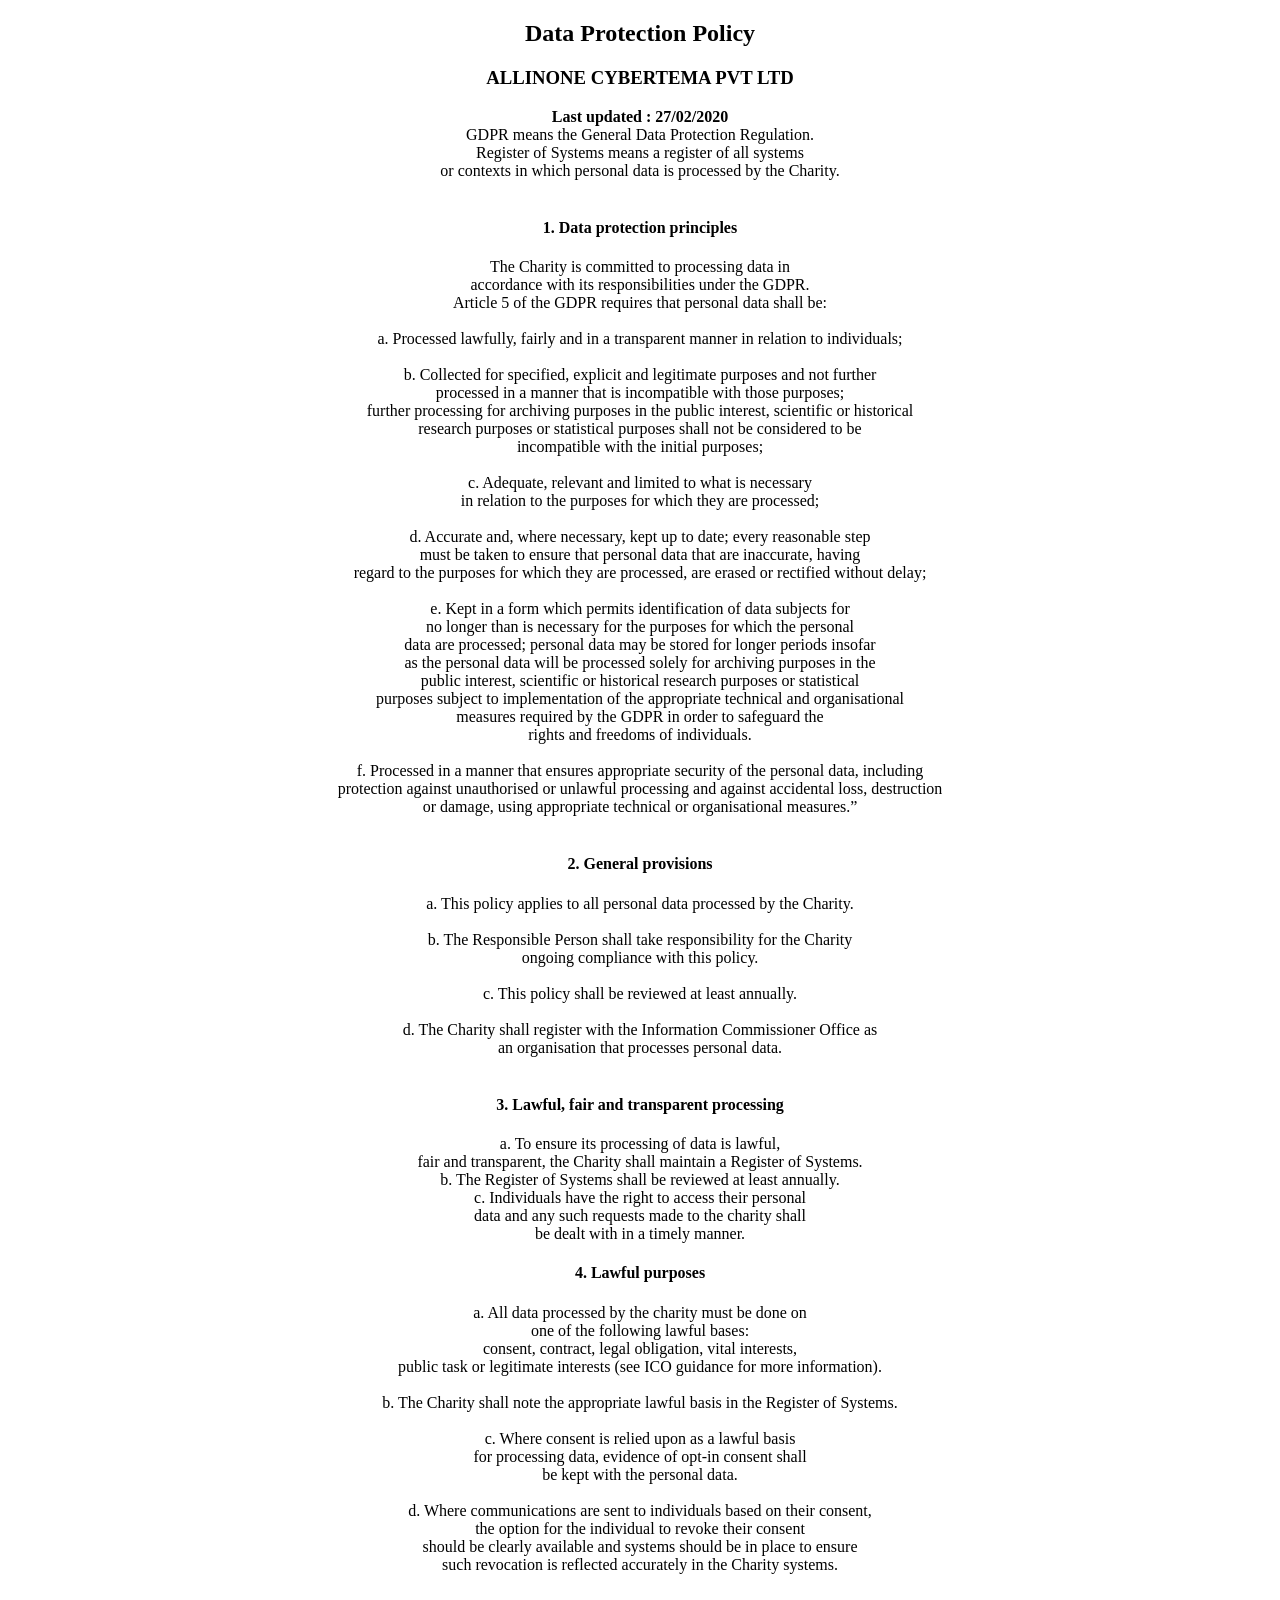
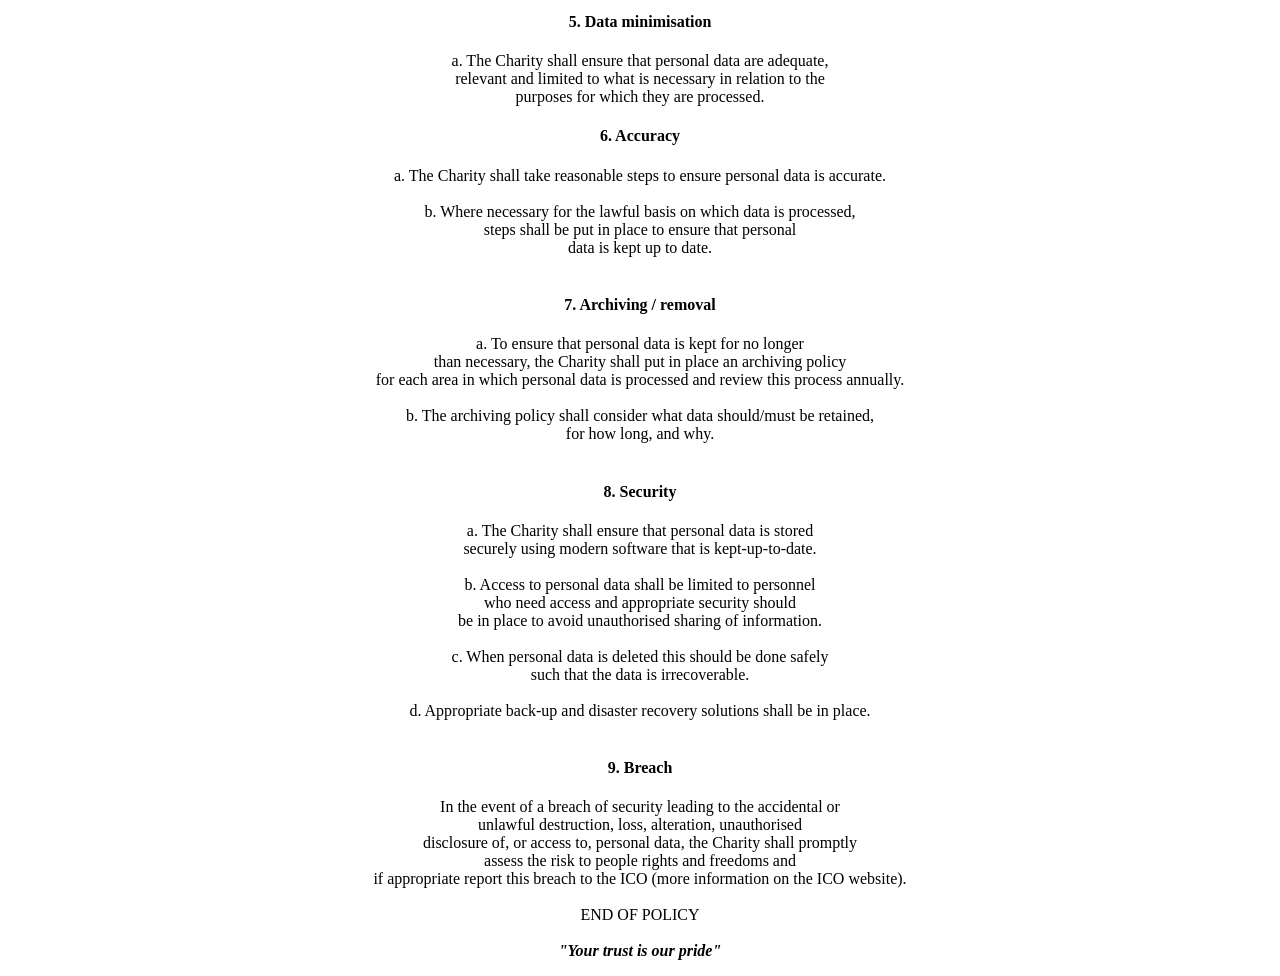
<file: policy.html>
<!DOCTYPE html>
<html>
<head>
	<title>POLICY-ALL IN ONE CYBERTEAM</title>
</head>
<body>
<center><P>
	<h2><b>Data Protection Policy</b></h2>
<h3>ALLINONE CYBERTEMA PVT LTD</h3>

<b> Last updated : 27/02/2020 </b>	<br>

GDPR means the General Data Protection Regulation.<br>

Register of Systems	means a register of all systems<br> or contexts in which personal data is processed by the Charity.<br>
<br>
<h4><b>1. Data protection principles </b></h4>
The Charity is committed to processing data in <br>accordance with its responsibilities under the GDPR. <br>

Article 5 of the GDPR requires that personal data shall be:<br><br>

a. Processed lawfully, fairly and in a transparent manner in relation to individuals;<br><br>

b. Collected for specified, explicit and legitimate purposes and not further<br> processed in a manner that is incompatible with those purposes; <br>further processing for archiving purposes in the public interest, scientific or historical <br>research purposes or statistical purposes shall not be considered to be <br>incompatible with the initial purposes;<br><br>

c. Adequate, relevant and limited to what is necessary<br> in relation to the purposes for which they are processed;<br><br>

d. Accurate and, where necessary, kept up to date; every reasonable step<br> must be taken to ensure that personal data that are inaccurate, having<br> regard to the purposes for which they are processed, are erased or rectified without delay;<br><br>

e. Kept in a form which permits identification of data subjects for<br> no longer than is necessary for the purposes for which the personal<br> data are processed; personal data may be stored for longer periods insofar<br> as the personal data will be processed solely for archiving purposes in the<br> public interest, scientific or historical research purposes or statistical<br> purposes subject to implementation of the appropriate technical and organisational <br>measures required by the GDPR in order to safeguard the<br> rights and freedoms of individuals.<br><br>

f. Processed in a manner that ensures appropriate security of the personal data, including <br>protection against unauthorised or unlawful processing and against accidental loss, destruction <br>or damage, using appropriate technical or organisational measures.”<br><br>

<h4><b>2. General provisions</b></h4>

a. This policy applies to all personal data processed by the Charity.<br><br>

b. The Responsible Person shall take responsibility for the Charity<br> ongoing compliance with this policy. <br><br>

c. This policy shall be reviewed at least annually. <br><br>

d. The Charity shall register with the Information Commissioner Office as<br> an organisation that processes personal data.<br><br>

<h4><b>3. Lawful, fair and transparent processing</b></h4> 

a.	To ensure its processing of data is lawful, <br>fair and transparent, the Charity shall maintain a Register of Systems. <br>

b.	The Register of Systems shall be reviewed at least annually. <br>
c.	Individuals have the right to access their personal <br>data and any such requests made to the charity shall <br>be dealt with in a timely manner.<br>

<h4><b>4. Lawful purposes</b></h4>

a.	All data processed by the charity must be done on <br>one of the following lawful bases: <br>consent, contract, legal obligation, vital interests,<br> public task or legitimate interests (see ICO guidance for more information). <br><br>

b.	The Charity shall note the appropriate lawful basis in the Register of Systems.<br><br>

c.	Where consent is relied upon as a lawful basis <br>for processing data, evidence of opt-in  consent shall<br> be kept with the personal data. <br><br>

d.	Where communications are sent to individuals based on their consent, <br>the option for the individual to revoke their consent<br> should be clearly available and systems should be in place to ensure<br> such revocation is reflected accurately in the Charity systems. <br><br>

<h4><b>5. Data minimisation</b></h4>

a.	The Charity shall ensure that personal data are adequate,<br> relevant and limited to what is necessary in relation to the<br> purposes for which they are processed. <br>

<h4><b>6. Accuracy</b></h4>

a.	The Charity shall take reasonable steps to ensure personal data is accurate. <br><br>

b.	Where necessary for the lawful basis on which data is processed,<br> steps shall be put in place to ensure that personal<br> data is kept up to date. <br><br>


<h4><b>7. Archiving / removal</b></h4>

a.	To ensure that personal data is kept for no longer<br> than necessary, the Charity shall put in place an archiving policy <br>for each area in which personal data is processed and review this process annually. <br><br>

b.	The archiving policy shall consider what data should/must be retained,<br> for how long, and why. <br><br>

<h4><b>8. Security</b></h4>

a.	The Charity shall ensure that personal data is stored<br> securely using modern software that is kept-up-to-date.<br><br>

b.	Access to personal data shall be limited to personnel<br> who need access and appropriate security should<br> be in place to avoid unauthorised sharing of information.<br><br>

c.	When personal data is deleted this should be done safely<br> such that the data is irrecoverable.<br><br>

d.	Appropriate back-up and disaster recovery solutions shall be in place.<br><br>

<h4><b>9. Breach</b></h4>
In the event of a breach of security leading to the accidental or<br> unlawful destruction, loss, alteration, unauthorised<br> disclosure of, or access to, personal data, the Charity shall promptly<br> assess the risk to people rights and freedoms and<br> if appropriate report this breach to the ICO (more information on the ICO website).<br> <br>

END OF POLICY<br><br>
<b><i>"Your trust is our pride"</i></b>
</center>

</P>
</body>
</html>
</file>
